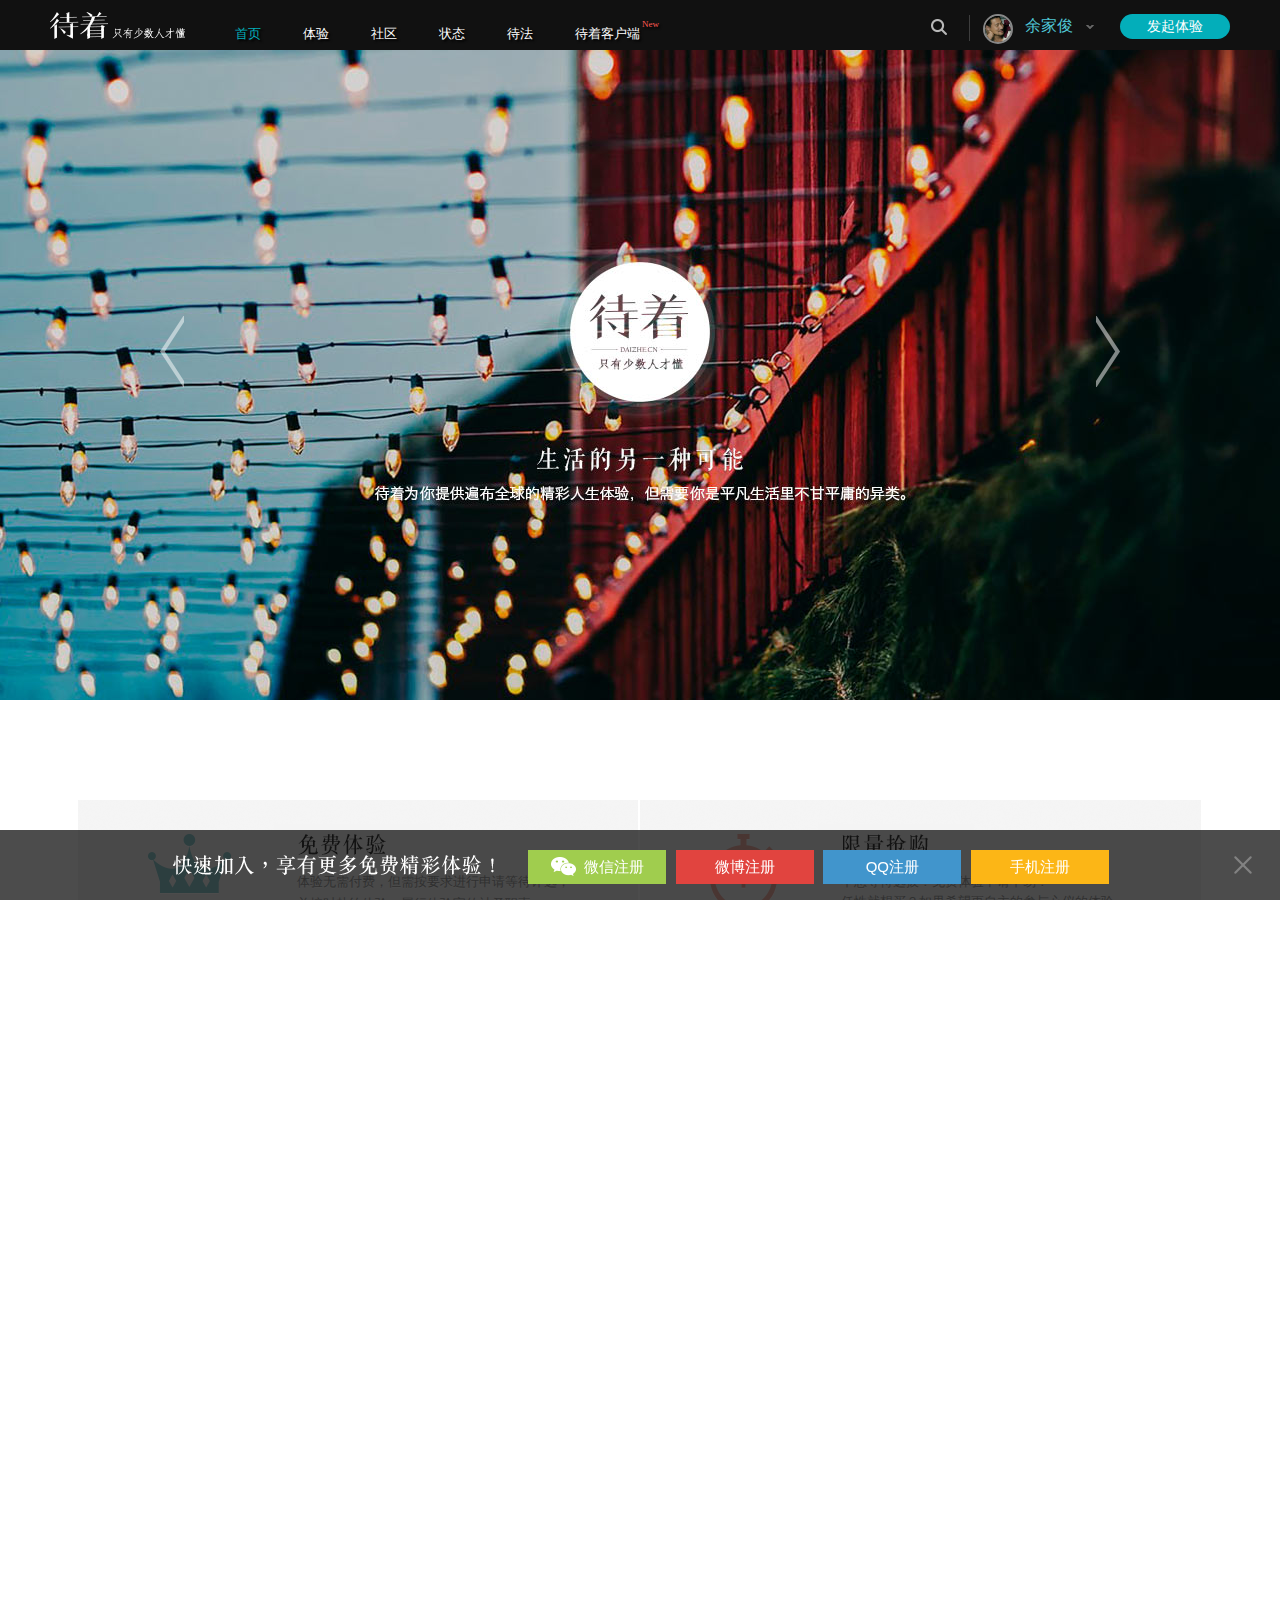
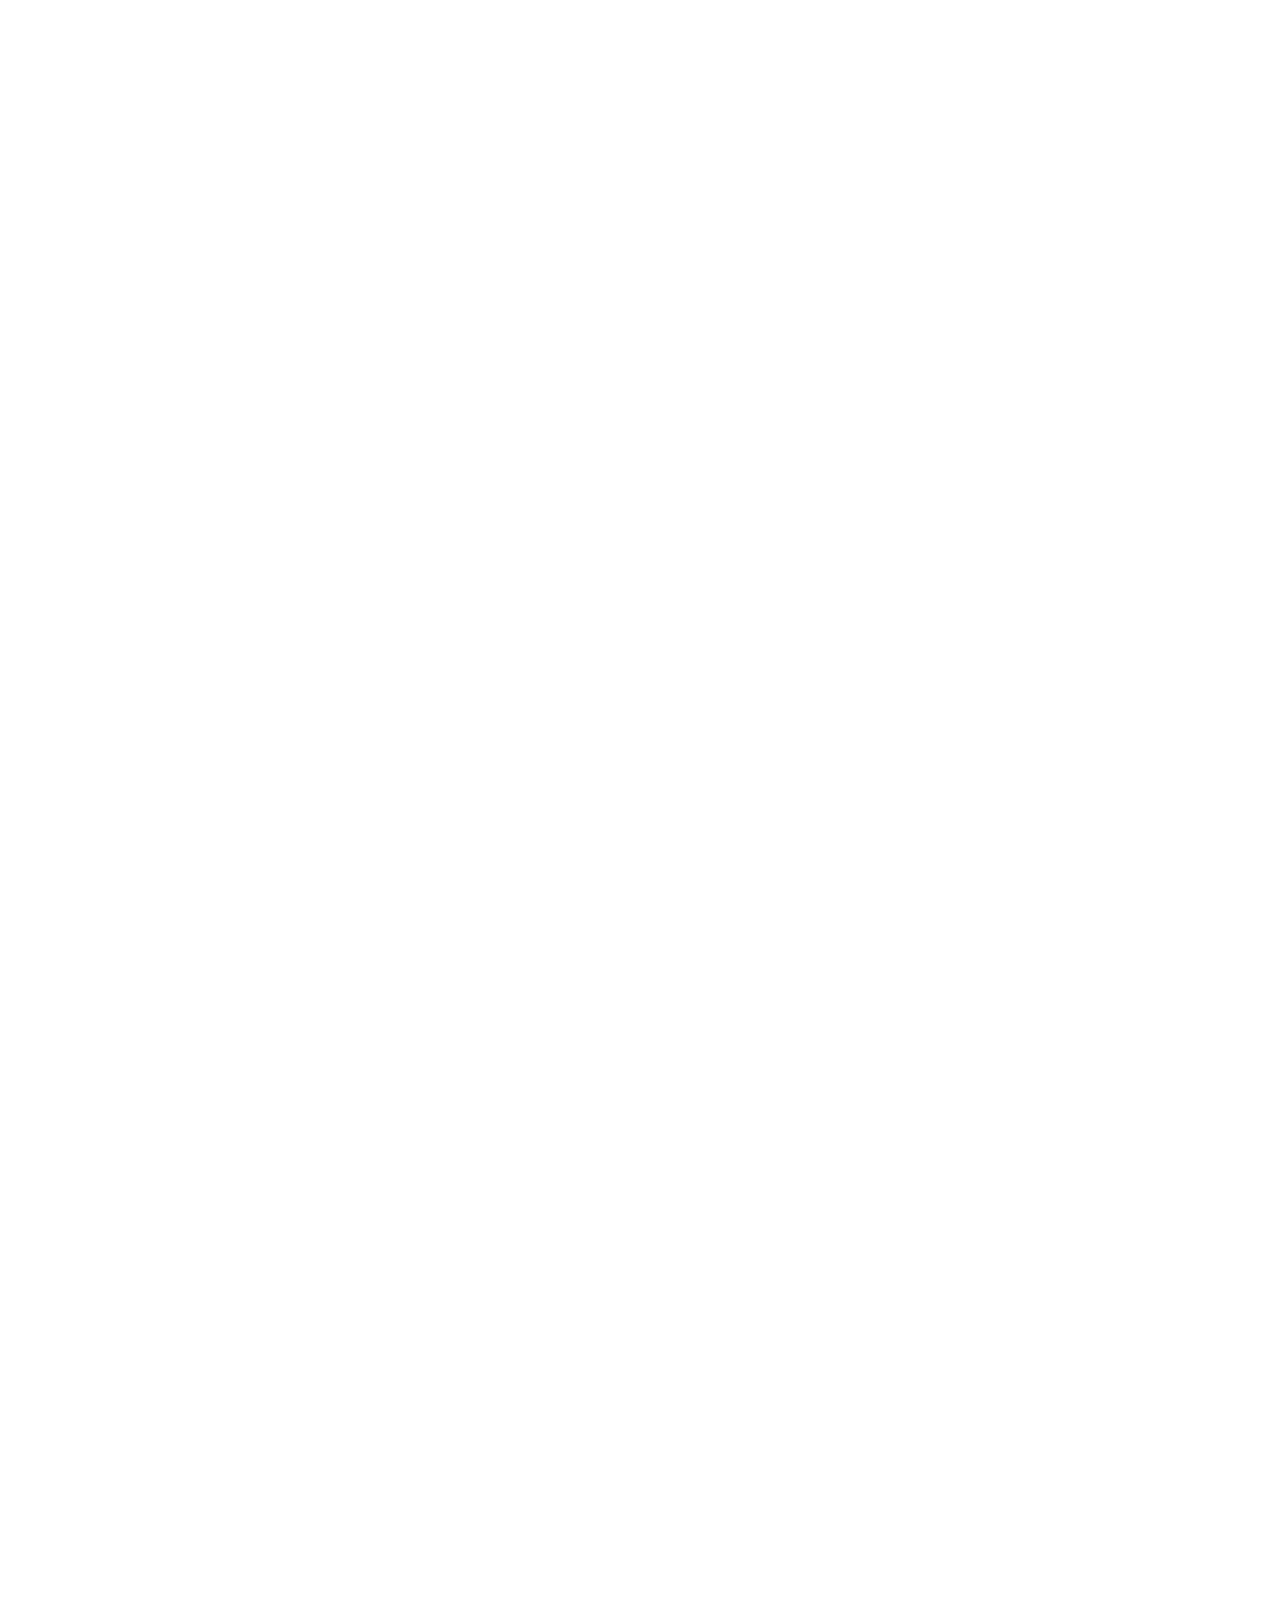
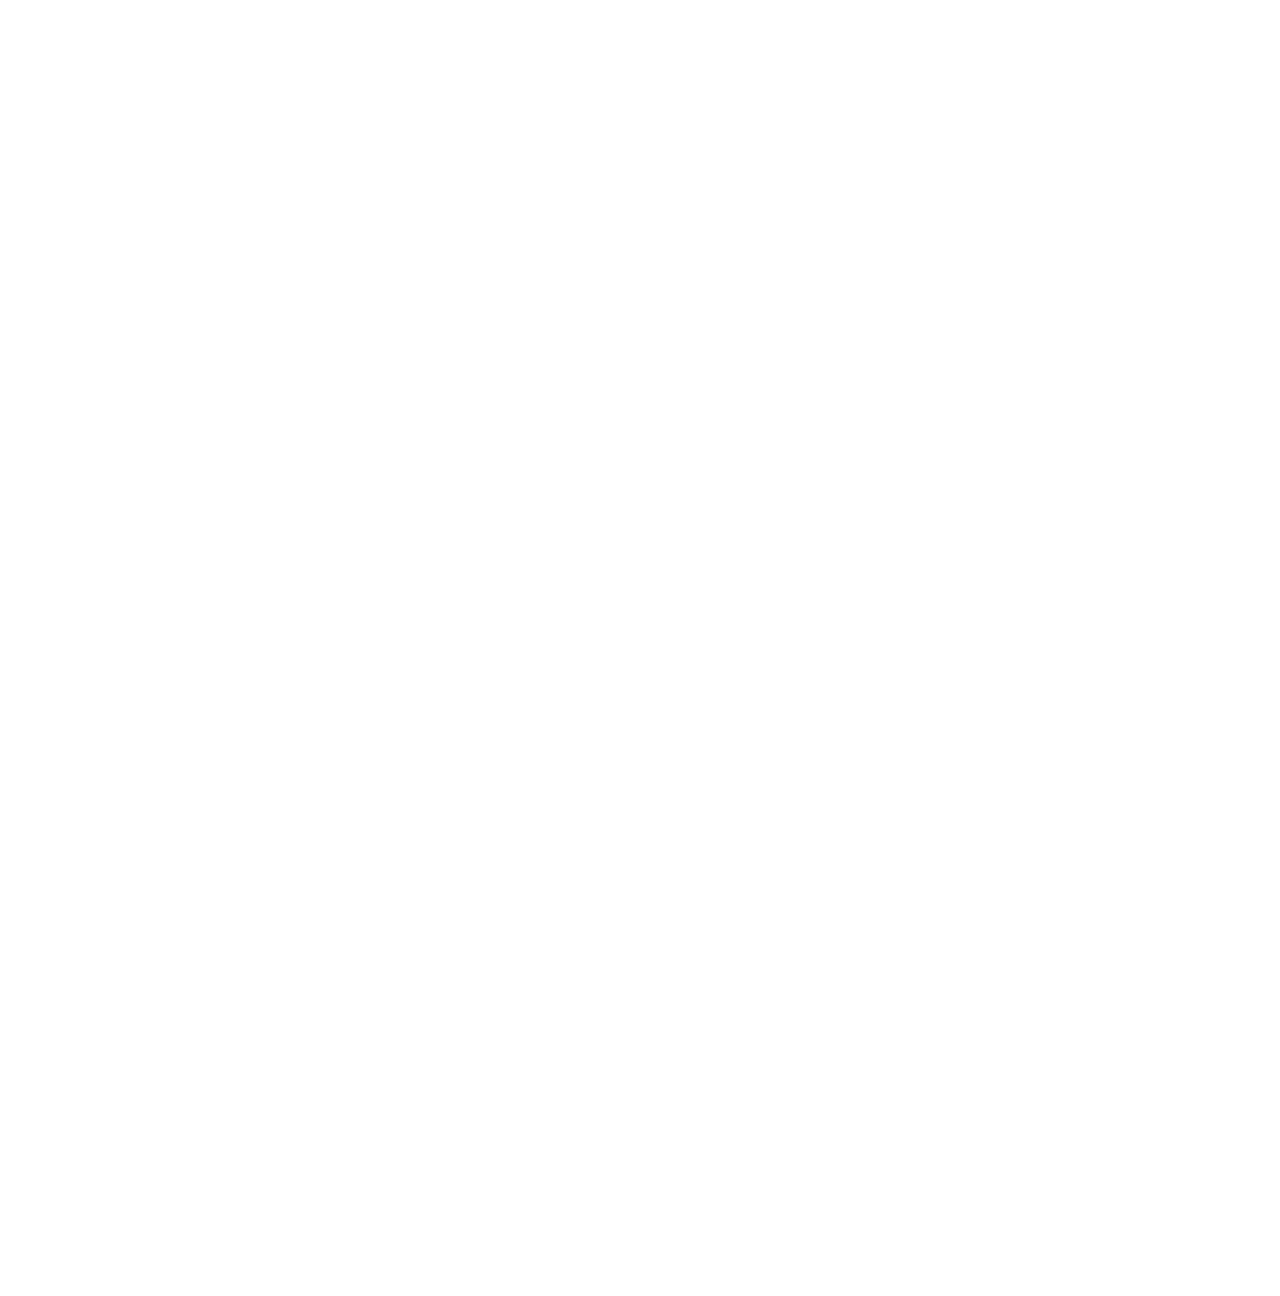
<file: index.html>
<!DOCTYPE html>
<html lang="en">
<head>
    <meta charset="UTF-8">
    <title>待着</title>
    <link rel="stylesheet" href="css/reset.css">
    <link rel="stylesheet" href="css/based.css" />
    <link rel="stylesheet/less" href="css/index.less">
    <script type="text/javascript" src="js/less.min.js"></script>
</head>
<body>
    <!--头部-->
    <div id="hd3">
        <div class="head clearfix">
            <div class="h_left">
                <a href="javascript:;">
                    <div class="newLogo"></div>
                </a>
                <ul class="nav">
                    <li class="btn_track">
                        <a href="index.html" class="on">首页</a>
                    </li>
                    <li class="btn_track">
                        <a href="html/experience.html">体验</a>
                    </li>
                    <li class="btn_track">
                        <a href="html/share.html">社区</a>
                    </li>
                    <li class="btn_track">
                        <a href="html/status.html">状态</a>
                    </li>
                    <li class="btn_track">
                        <a href="html/lifestyle.html">待法</a>
                    </li>
                    <li class="client">
                        <a href="javascript:;" >待着客户端
                        <span class="add_two_newnew">New</span>
                        </a>
                        <div class="nav_appDown clearfix">
                            <div class="nav_appbox">
                                <div class="nav_arrow"></div>
                                <div class="nav_contentbg"></div>
                            </div>
                            <div class="nav_content">
                                <div class="nav_appicon clearfix">
                                    <img src="img/nav_appicon.png"/>
                                    <P>
                                        做无用之事
                                        <br>
                                        享受无所事事的快乐
                                    </P>
                                </div>
                                <div class="nav_applink clearfix">
                                    <div class="link">
                                        <a href="#" style="padding: 0;">
                                            <img src="img/btn_appstore.png"/>
                                        </a>
                                        <a href="#" style="padding: 0;margin-top: 8px;">
                                            <img src="img/btn_appstore.png"/>
                                        </a>
                                    </div>
                                    <div class="qrcode">
                                        <img src="img/81897d03fc0a1bb99193fb65631068b8_5_1.png" style="width: 88px;height: 88px;"/>
                                        <p>扫码直接下载</p>
                                    </div>
                                </div>
                            </div>
                        </div>
                    </li>
                </ul>
            </div>
            <div class="search_box clearfix">
                <div class="search_frame fl">
                    <form action="/search" method="GET" onsubmit="return checkHeadSearch();">
                        <div class="search_frameLeft">
                            <input type="text" class="text sear" placeholder="Search" name="k" />
                        </div>
                        <input type="" class="searBtn" id="search_in">
                    </form>
                </div>
                <div class="user_box2 fl">
                    <span class="notlogin">
                        <a class="fl mod_login">登录</a>
                        <div class="search_line fl"></div>
                        <a class="fl mod_regis">注册</a>
                    </span>
                    <span class="islogin">
                        <div class="search_line fl"></div>
                        <img class="head_img" src="img/Vestman.png" alt="">
                        <span class="u_name">余家俊</span>
                        <i class="icon"></i>
                        <div class="hide_box">
                            <a href="html/user.html">
                                <i></i>
                                <em>个人主页</em>
                            </a>
                            <a href="html/message.html">
                                <i></i>
                                <em>消息中心</em>
                            </a>
                            <a href="javascript:;">
                                <i></i>
                                <em>我的体验</em>
                            </a>
                            <a href="html/profile.html">
                                <i></i>
                                <em>个人设置</em>
                            </a>
                            <a href="javascript:;">
                                <i></i>
                                <em>退出</em>
                            </a>
                        </div>
                    </span>
                    <a class="weilauch_exper launch_exper">发起体验</a>
                </div>
            </div>
        </div>
    </div>
    <!--轮播-->
    <div class="banner">
        <div class="banner-con">
            <div class="banner-item banner-item1 active"></div>
            <div class="banner-item banner-item2">
                <div class="cover"></div>
                <div class="w1124">
                    <h1>浪费这只此一次的人生</h1>
                    <p>总要给自己机会做点无用又有趣的事情。</p>
                    <p>一个下午，可以“偷闲”；一个假期，足以“慢旅”； 一种态度，即是“话题”。</p>
                    <a target="_blank" href="html/experience.html" class="index_aa">现在体验</a>
                </div>
            </div>
            <div class="banner-item banner-item3">
                <div class="cover"></div>
                <div class="w1124">
                    <h1>人够特别？事儿够特别？地方够特别？</h1>
                    <p>发起体验，选拔你钟意的体验官，面对面认识你或你的品牌，</p>
                    <p>TA还会给出最动人的“体验报告”！</p>
                    <a target="_blank" href="html/experience.html" class="index_aa">发起体验</a>
                </div>
            </div>
            <div class="banner-item banner-item4">
                <div class="cover"></div>
                <div class="w1124">
                    <h1>回顾过去一年，你有什么想说的？</h1>
                    <p>属于每个人的2015，转眼间就要画上句号了。 </p>
                    <p>辞旧迎新之际，在待着上写下“你的2015”吧。</p>
                    <a target="_blank" href="html/experience.html" class="index_aa">立即参与</a>
                </div>
            </div>
            <div class="banner-item banner-item5">
                <div class="cover"></div>
                <div class="w1124">
                    <h1>一周那么几天，走一站路回家</h1>
                    <p>走一站路回家，一路上有春雨浸润的土地，有赵大叔的煎饼摊子…</p>
                    <p>你可能得走40分钟，但是却格外轻松，听音乐，吹吹风，双脚走得发热。</p>
                    <p>没有人挤，不为赶时间，只和自己，走着。</p>
                    <a target="_blank" href="html/experience.html" class="index_aa">立即参与</a>
                </div>
            </div>
            <div class="banner-item banner-item6">
                <div class="cover"></div>
                <div class="w1124">
                    <h1>优美的高于生活——艺术节纪念T恤&帆布袋</h1>
                    <p>待着生活艺术节第一季的主题是：理想生活，而理想生活是优美的高于生活。</p>
                    <p>待着专门设计了一批T恤和帆布包，把藏在我们心底的信念，穿在身上，背在肩膀吧。</p>
                    <a target="_blank" href="html/experience.html" class="index_aa">查看详情</a>
                </div>
            </div>
        </div>
        <div class="banner-btn banner-next"></div>
        <div class="banner-btn banner-prev"></div>
    </div>
    <!--精彩体验-->
    <section class="index_part1">
        <div class="top_index">
            <div class="text1">
                体验无需付费，但需按要求进行申请等待评选，<br/>
                并按时赴约体验，履行体验官的神圣职责~<br/>
                <a href="http://www.daizhe.cn/intro/aboutexp/v/1?index#content1" target="_blank">为何免费体验？</a>
            </div>
            <div class="text2">
                不想等待选拔？免费体验申请不易？<br/>
                任性就想买？如果希望更自主的参与心仪的体验，<br/>
                留意限量抢购吧~
            </div>
        </div>
        <div class="index_title1">
            <h1></h1>
            <p>这儿没有一场说走就走的旅行，只有遍布全球的人生体验。</p>
        </div>
        <div class="experienceMain clearfix">
            <div class="experience exLeft">
                <div class="titPart clearfix">
                    <div class="titPart_left">
                        <h1></h1>
                        <br/>
                        “待”一阵儿
                    </div>
                    <div class="titPart_right">
                        <p>
                            这里不介绍别人口中著名的景点，<br>
                            这里的旅行只适合那些“不追逐，做自己”的人。
                        </p>
                        <a href="/experience/list/type/1?index" target="_blank" class="m_more">MORE</a>
                    </div>
                </div>
                <div class="imgPart clearfix">
                    <ul>
                        <li class="imgPart1">
                            <img src="img/imgs/20151204154726884_281_180.jpg">
                            <div class="cover"></div>
                            <div class="bomBg">
                                <p><a href="html/experience.html">体验绝美的太湖山水生活——太湖花床度假民宿</a></p>
                            </div>
                        </li>
                        <li class="imgPart2">
                            <img src="img/imgs/20150908151358779_281_180.jpg">
                            <div class="cover"></div>
                            <div class="bomBg">
                                <p><a href="html/experience.html">城市修行者之旅——青岛space，为觉醒而生</a></p>
                            </div>
                        </li>
                        <li class="imgPart3">
                            <img src="img/imgs/20150917184641711_281_180.jpg">
                            <div class="cover"></div>
                            <div class="bomBg">
                                <p><a href="html/experience.html">喜马拉雅边境探秘，触手可及的极地冰川之旅</a></p>
                            </div>
                        </li>
                        <li class="imgPart4">
                            <img src="img/imgs/20150731163656854_281_180.jpg">
                            <div class="cover"></div>
                            <div class="bomBg">
                                <p><a href="html/experience.html">山中不知年岁，城里才晓乡愁——杭州菩提谷</a></p>
                            </div>
                        </li>
                    </ul>
                </div>
            </div>
            <div class="experience exRight">
                <div class="bigImg">
                    <div class="neirong">
                        <h3>围炉夜话 尽享莫干——唯乐山居暖冬体验</h3>
                        <span class="people">37人申请</span>
                        <a target="_blank" href="html/experience.html" class="shen">立即申请</a>
                    </div>
                </div>
                <div class="imgPart clearfix">
                    <ul>
                        <li>
                            <img src="img/imgs/20150704133906400_281_180.jpg">
                            <div class="cover"></div>
                            <div class="bomBg">
                                <p><a href="html/experience.html">绝美景观的生态体验——离天最近的草原行宫</a></p>
                            </div>
                        </li>
                        <li>
                            <img src="img/imgs/20150518185548566_281_180.jpg">
                            <div class="cover"></div>
                            <div class="bomBg">
                                <p><a href="html/experience.html">洱海仍有一片静谧，让你以梦为桨</a></p>
                            </div>
                        </li>
                    </ul>
                </div>
            </div>
        </div>
    </section>
    <!--偷闲体验-->
    <section class="index_part2">
        <article>
            <div class="index_title2 clearfix manlv_tit">
                <div class="titmeng_left">
                    <h1></h1><br/>
                    “待”一会儿
                </div>
                <div class="titmeng_right">
                    <p>
                        在不同于往日的方寸“无用”之间，<br>
                        体会到生活原来还大有另一种可能。
                    </p>
                    <a href="html/experience.html" target="_blank" class="m_more">MORE</a>
                </div>
            </div>
            <div class="inSameUl clearfix">
                <ul>
                    <li>
                        <a href=""><img src="img/imgs/20150318190207250_362_232.jpg"/></a>
                        <p>
                            <a target="_blank" href="html/experience.html">体验待着小伙伴的一天——实地探访待着网</a>
                        </p>
                    </li>
                    <li>
                        <a href=""><img src="img/imgs/20150120132956568_362_232.jpg"/></a>
                        <p>
                            <a target="_blank" href="html/experience.html">待着·喝茶</a>
                        </p>
                    </li>
                    <li class="clemr">
                        <a href=""><img src="img/imgs/20151207185808415_362_232.jpg"/></a>
                        <p>
                            <a target="_blank" href="html/experience.html">优美的高于生活——艺术节纪念T恤&帆布袋</a>
                        </p>
                    </li>
                    <li>
                        <a href=""><img src="img/imgs/20151216101506188_362_232.jpg"/></a>
                        <p>
                            <a target="_blank" href="html/experience.html">待着·喝茶——平凡生活中的仪式感</a>
                        </p>
                    </li>
                    <li>
                        <a href=""><img src="img/imgs/20150508220643680_362_232.jpg"/></a>
                        <p>
                            <a target="_blank" href="html/experience.html">待着“同学会”</a>
                        </p>
                    </li>
                    <li class="clemr">
                        <a href=""><img src="img/imgs/20150522185226313_362_232.jpg"/></a>
                        <p>
                            <a target="_blank" href="html/experience.html">待着联手UBER广州，请你做一天哆啦A梦司机</a>
                        </p>
                    </li>
                </ul>
            </div>
        </article>
    </section>
    <!--践行体验-->
    <section class="index_part3">
        <article>
            <div class="index_title3 clearfix manlv_tit">
                <div class="titmeng_left">
                    <h1></h1><br/>
                    每一刻，都是待着
                </div>
                <div class="titmeng_right">
                    <p>
                        在这里发起你对待着式生活的倡议，<br/>
                        在这里，证明互联网也可以有温度。
                    </p>
                    <a href="html/experience.html" target="_blank" class="m_more">MORE</a>
                </div>
            </div>
            <div class="inSameUl clearfix">
                <ul>
                    <li>
                        <a href=""><img src="img/imgs/20151216154553310_362_232.jpg"/></a>
                        <p>
                            <a target="_blank" href="html/experience.html">回顾过去一年，你有什么想说的？</a>
                        </p>
                    </li>
                    <li>
                        <a href=""><img src="img/imgs/20151221183036165_362_232.jpg"/></a>
                        <p>
                            <a target="_blank" href="html/experience.html">【我要上封面】待着APP首屏，等你来占领！</a>
                        </p>
                    </li>
                    <li class="clemr">
                        <a href=""><img src="img/imgs/20151218140219887_362_232.jpg"/></a>
                        <p>
                            <a target="_blank" href="html/experience.html">我们的2015——晒出让你回忆时嘴角会上扬的时刻！</a>
                        </p>
                    </li>
                </ul>
            </div>
        </article>
    </section>
    <!--是否意犹未尽-->
    <section class="index_part5">
        <article>
            <div class="index_title5">
                <h1></h1>
                <p>找回待着的初心，只需动动手指。</p>
            </div>
            <div class="yiyouBox clearfix">
                <div class="yiyou_left">
                    <div class="cover"></div>
                    <a href="html/experience.html"><img src="img/imgs/like1_t.png"></a>
                </div>
                <div class="yiyou_right">
                    <div class="zhuangtai zhuangtai1">
                        <div class="cover"></div>
                        <a href="html/experience.html"><img src="img/imgs/like2_t.png"></a>
                    </div>
                    <div class="zhuangtai zhuangtai2">
                        <div class="cover"></div>
                        <a href="html/experience.html"><img src="img/imgs/like3_t.png"></a>
                    </div>
                </div>
            </div>
        </article>
    </section>
    <!--底部大图-->
    <section class="index_part6">
        <div class="faqiBg">
            <a href="javascript:;">发起体验</a>
        </div>
    </section>
    <!--底部-->
    <!--回到顶部-->
    <ul class="scoll">
        <li class="Provide"><a href="#"></a></li>
        <li class="Feedback"><a href="#"></a></li>
        <li class="backToTop"></li>
    </ul>
    <!--模态框部分-->
    <div class="loginpop_bottom_box">
        <div class="bomBox">
            <span class="foot_text"></span>
            <a href="html/register.html" class="a_style weixin">
                <i></i>
                微信注册
            </a>
            <a href="html/register.html" class="a_style weibo">
                <i></i>
                微博注册
            </a>
            <a href="html/register.html" class="a_style qq">
                <i></i>
                QQ注册
            </a>
            <a href="html/register.html" class="a_style zc">
                <i></i>
                手机注册
            </a>
        </div>
        <a href="javascript:;" class="close"></a>
    </div>
    <!--尾部-->
    <div id="ft">
        <ul>
            <li>
                <h5>
                    关于我们
                    <br>
                    <em>ABOUT　US</em>
                </h5>
                <p>
                    <a href="#">关于待着</a>
                </p>
                <p>
                    <a href="#">加入我们</a>
                </p>
                <p>
                    <a href="#">联系我们</a>
                </p>
                <p>
                    <a href="#">媒体报道</a>
                </p>
                <p>
                    <a href="#">商业合作</a>
                </p>
                <p>
                    <a href="#">Cooperation</a>
                </p>
            </li>
            <li>
                <h5>
                    帮助中心
                    <br>
                    <em>HELP</em>
                </h5>
                <p>
                    <a href="#">玩转待着</a>
                </p>
                <p>
                    <a href="#">建议反馈</a>
                </p>
                <p>
                    <a href="#">申请认证</a>
                </p>
            </li>
            <li>
                <h5>
                    关于体验
                    <br>
                    <em>EXPERIENCE</em>
                </h5>
                <p>
                    <a href="#">为何免费</a>
                </p>
                <p>
                    <a href="#">是否有黑幕</a>
                </p>
                <p>
                    <a href="#">何为体验官</a>
                </p>
                <p>
                    <a href="#">体验官如何产生</a>
                </p>
                <p>
                    <a href="#">商业合作</a>
                </p>
                <p>
                    <a href="#">活动视频</a>
                </p>
            </li>
            <li>
                <h5>
                    网站条款
                    <br>
                    <em>SITE TERMS</em>
                </h5>
                <p>
                    <a href="#">会员条款</a>
                </p>
                <p>
                    <a href="#">版权声明</a>
                </p>
            </li>
            <li class="last">
                <a href="#" class="sina">待着公众微博</a>
                <a href="#" class="weixin">待着公众微信</a>
                <img src="img/daizhe_code_n.png"/>
            </li>
        </ul>
        <p class="copyright">
            copyright 2014 daizhe.cn All right reserved
            <a href="#">京ICP备102157719号-5</a>
        </p>
    </div>
    <script src="js/jquery-1.11.3.js"></script>
    <script src="js/based.js"></script>
    <script src="js/index.js"></script>
</body>
</html>
</file>
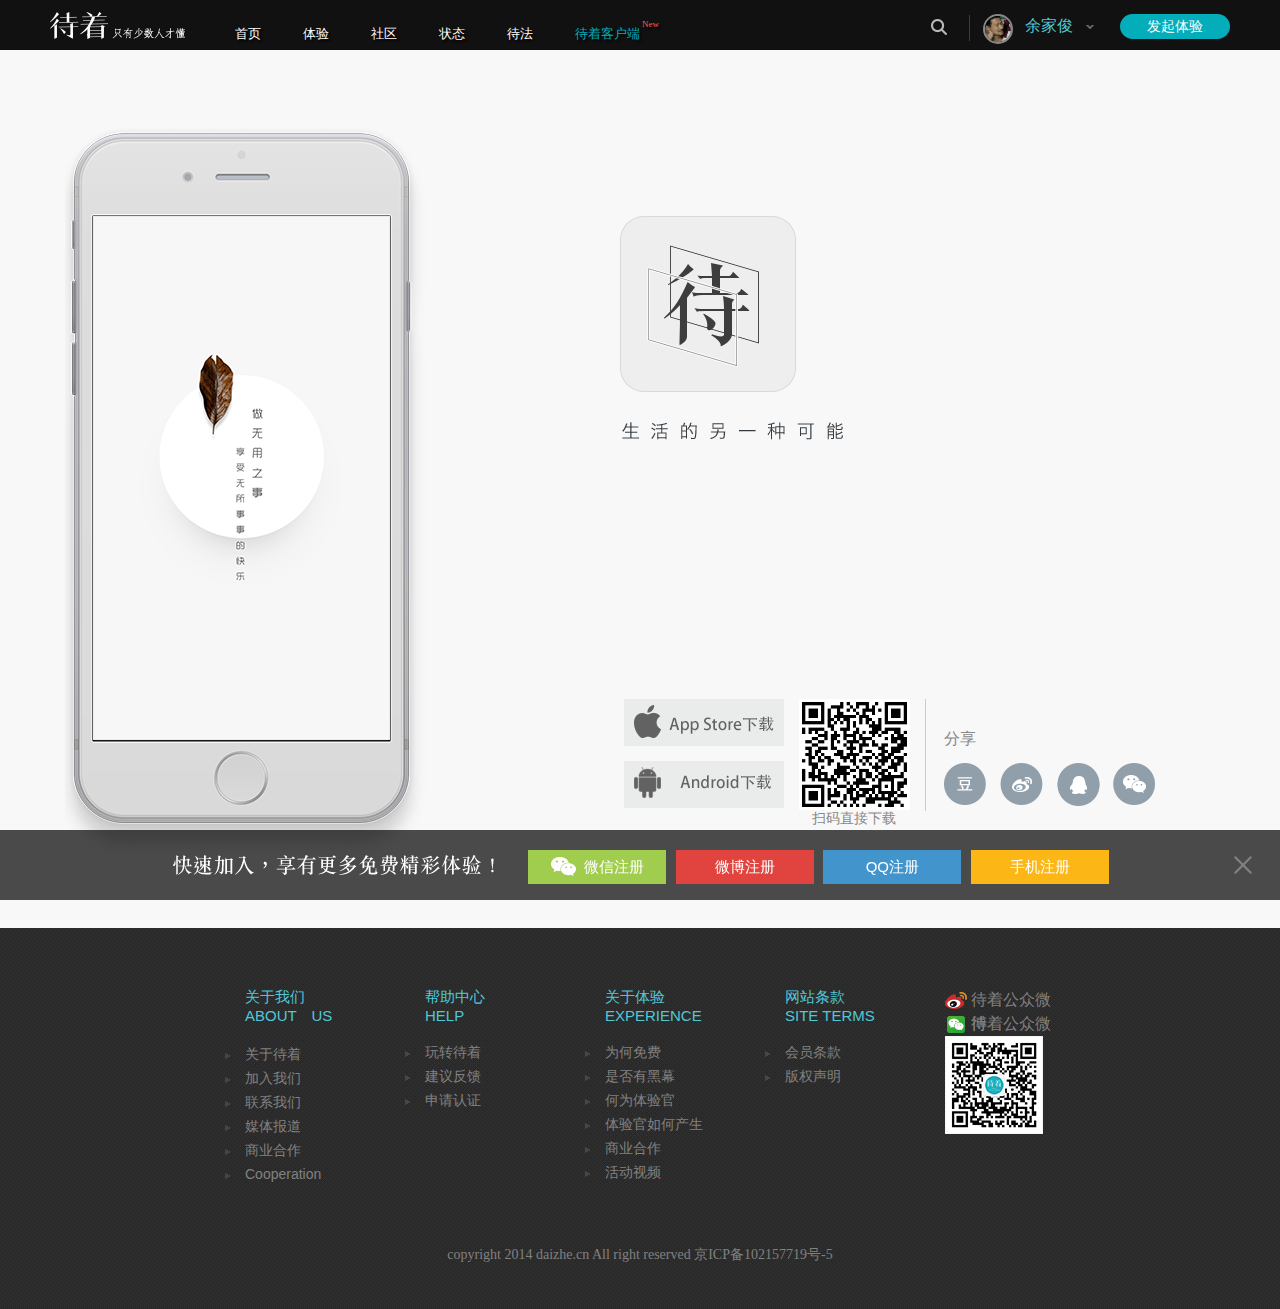
<file: html/app.html>
<!Doctype html>
<html>
    <head>
        <meta charset="utf-8">
        <title>待着app下载 - 待着，只有少数人才懂 - 待着网</title>
        <link  rel="stylesheet" href="../css/reset.css">
        <link rel="stylesheet" href="../css/based.css" />
        <link rel="stylesheet" href="../css/app.css">
        <script src="../js/jquery-1.11.3.js"></script>
        <script src="../js/based.js"></script>
    <head>
    <body>
        <!--头部-->
        <div id="hd3">
            <div class="head clearfix">
                <div class="h_left">
                    <a href="javascript:;">
                        <div class="newLogo"></div>
                    </a>
                    <ul class="nav">
                        <li class="btn_track">
                            <a href="../index.html">首页</a>
                        </li>
                        <li class="btn_track">
                            <a href="experience.html">体验</a>
                        </li>
                        <li class="btn_track">
                            <a href="share.html">社区</a>
                        </li>
                        <li class="btn_track">
                            <a href="status.html">状态</a>
                        </li>
                        <li class="btn_track">
                            <a href="lifestyle.html">待法</a>
                        </li>
                        <li class="client">
                            <a href="app.html" class="on" >待着客户端
                            <span class="add_two_newnew">New</span>
                            </a>
                            <div class="nav_appDown clearfix">
                                <div class="nav_appbox">
                                    <div class="nav_arrow"></div>
                                    <div class="nav_contentbg"></div>
                                </div>
                                <div class="nav_content">
                                    <div class="nav_appicon clearfix">
                                        <img src="../img/nav_appicon.png"/>
                                        <P>
                                            做无用之事
                                            <br>
                                            享受无所事事的快乐
                                        </P>
                                    </div>
                                    <div class="nav_applink clearfix">
                                        <div class="link">
                                            <a href="#" style="padding: 0;">
                                                <img src="../img/btn_appstore.png"/>
                                            </a>
                                            <a href="#" style="padding: 0;margin-top: 8px;">
                                                <img src="../img/btn_appstore.png"/>
                                            </a>
                                        </div>
                                        <div class="qrcode">
                                            <img src="../img/81897d03fc0a1bb99193fb65631068b8_5_1.png" style="width: 88px;height: 88px;"/>
                                            <p>扫码直接下载</p>
                                        </div>
                                    </div>
                                </div>
                            </div>
                        </li>
                    </ul>
                </div>
                <div class="search_box clearfix">
                    <div class="search_frame fl">
                        <form action="/search" method="GET" onsubmit="return checkHeadSearch();">
                            <div class="search_frameLeft">
                                <input type="text" class="text sear" placeholder="Search" name="k" />
                            </div>
                            <input type="" class="searBtn" id="search_in">
                        </form>
                    </div>
                    <div class="user_box2 fl">
                        <span class="notlogin">
                            <a href="login.html" class="fl mod_login">登录</a>
                            <div class="search_line fl"></div>
                            <a href="register.html" class="fl mod_regis">注册</a>
                        </span>
                        <span class="islogin">
                            <div class="search_line fl"></div>
                            <img class="head_img" src="../img/Vestman.png" alt="">
                            <span class="u_name">余家俊</span>
                            <i class="icon"></i>
                            <div class="hide_box">
                                <a href="user.html">
                                    <i></i>
                                    <em>个人主页</em>
                                </a>
                                <a href="message.html">
                                    <i></i>
                                    <em>消息中心</em>
                                </a>
                                <a href="#">
                                    <i></i>
                                    <em>我的体验</em>
                                </a>
                                <a href="profile.html">
                                    <i></i>
                                    <em>个人设置</em>
                                </a>
                                <a class="unlogin" href="javascript:;">
                                    <i></i>
                                    <em>退出</em>
                                </a>
                            </div>
                        </span>
                        <a class="weilauch_exper launch_exper">发起体验</a>
                    </div>
                </div>
            </div>
        </div>
        <section class="w1150">
            <div class="appDown">
                <div class="appDown-info">
                    <div class="fl left_down">
                        <div class="r1">
                            <a href="javascript:;">
                                <img src="../img/btn_appstore2.png" alt="">
                            </a>
                            <a href="javascript:;">
                                <img src="../img/btn_android2.png" alt="">
                            </a>
                        </div>
                        <div class="r2">
                            <span>
                                <img src="../img/70aff9e6c94d4f234939d18c6b417062_5_1.png" alt="">
                                扫码直接下载
                            </span>
                        </div>
                    </div>
                    <div class="fl right_down">
                        <p>分享</p>
                        <a href="javascript:;"></a>
                        <a href="javascript:;"></a>
                        <a href="javascript:;"></a>
                        <a href="javascript:;"></a>
                    </div>
                </div>
            </div>
        </section>
        <script>
            var rightDown = document.getElementsByClassName('right_down')[0],
                a = rightDown.getElementsByTagName('a');
            console.log(a);
            [].forEach.call(a,function(e){
                e.onmouseenter = function(){
                    this.style.backgroundPositionY = '-46px';
                }
                e.onmouseleave = function(){
                    this.style.backgroundPositionY = '0';
                }
            })
        </script>
        <!--回到顶部-->
        <ul class="scoll">
            <li class="Provide"><a href="#"></a></li>
            <li class="Feedback"><a href="#"></a></li>
            <li class="backToTop"></li>
        </ul>
        <!--模态框部分-->
        <div class="loginpop_bottom_box">
            <div class="bomBox">
                <span class="foot_text"></span>
                <a href="#" class="a_style weixin">
                    <i></i>
                    微信注册
                </a>
                <a href="#" class="a_style weibo">
                    <i></i>
                    微博注册
                </a>
                <a href="#" class="a_style qq">
                    <i></i>
                    QQ注册
                </a>
                <a href="#" class="a_style zc">
                    <i></i>
                    手机注册
                </a>
            </div>
            <a href="javascript:;" class="close"></a>
        </div>
        <!--尾部-->
        <div id="ft">
            <ul>
                <li>
                    <h5>
                        关于我们
                        <br>
                        <em>ABOUT　US</em>
                    </h5>
                    <p>
                        <a href="#">关于待着</a>
                    </p>
                    <p>
                        <a href="#">加入我们</a>
                    </p>
                    <p>
                        <a href="#">联系我们</a>
                    </p>
                    <p>
                        <a href="#">媒体报道</a>
                    </p>
                    <p>
                        <a href="#">商业合作</a>
                    </p>
                    <p>
                        <a href="#">Cooperation</a>
                    </p>
                </li>
                <li>
                    <h5>
                        帮助中心
                        <br>
                        <em>HELP</em>
                    </h5>
                    <p>
                        <a href="#">玩转待着</a>
                    </p>
                    <p>
                        <a href="#">建议反馈</a>
                    </p>
                    <p>
                        <a href="#">申请认证</a>
                    </p>
                </li>
                <li>
                    <h5>
                        关于体验
                        <br>
                        <em>EXPERIENCE</em>
                    </h5>
                    <p>
                        <a href="#">为何免费</a>
                    </p>
                    <p>
                        <a href="#">是否有黑幕</a>
                    </p>
                    <p>
                        <a href="#">何为体验官</a>
                    </p>
                    <p>
                        <a href="#">体验官如何产生</a>
                    </p>
                    <p>
                        <a href="#">商业合作</a>
                    </p>
                    <p>
                        <a href="#">活动视频</a>
                    </p>
                </li>
                <li>
                    <h5>
                        网站条款
                        <br>
                        <em>SITE TERMS</em>
                    </h5>
                    <p>
                        <a href="#">会员条款</a>
                    </p>
                    <p>
                        <a href="#">版权声明</a>
                    </p>
                </li>
                <li class="last">
                    <a href="#" class="sina">待着公众微博</a>
                    <a href="#" class="weixin">待着公众微信</a>
                    <img src="../img/daizhe_code_n.png"/>
                </li>
            </ul>
            <p class="copyright">
                copyright 2014 daizhe.cn All right reserved
                <a href="#">京ICP备102157719号-5</a>
            </p>
        </div>
    </body>
<html>
</file>
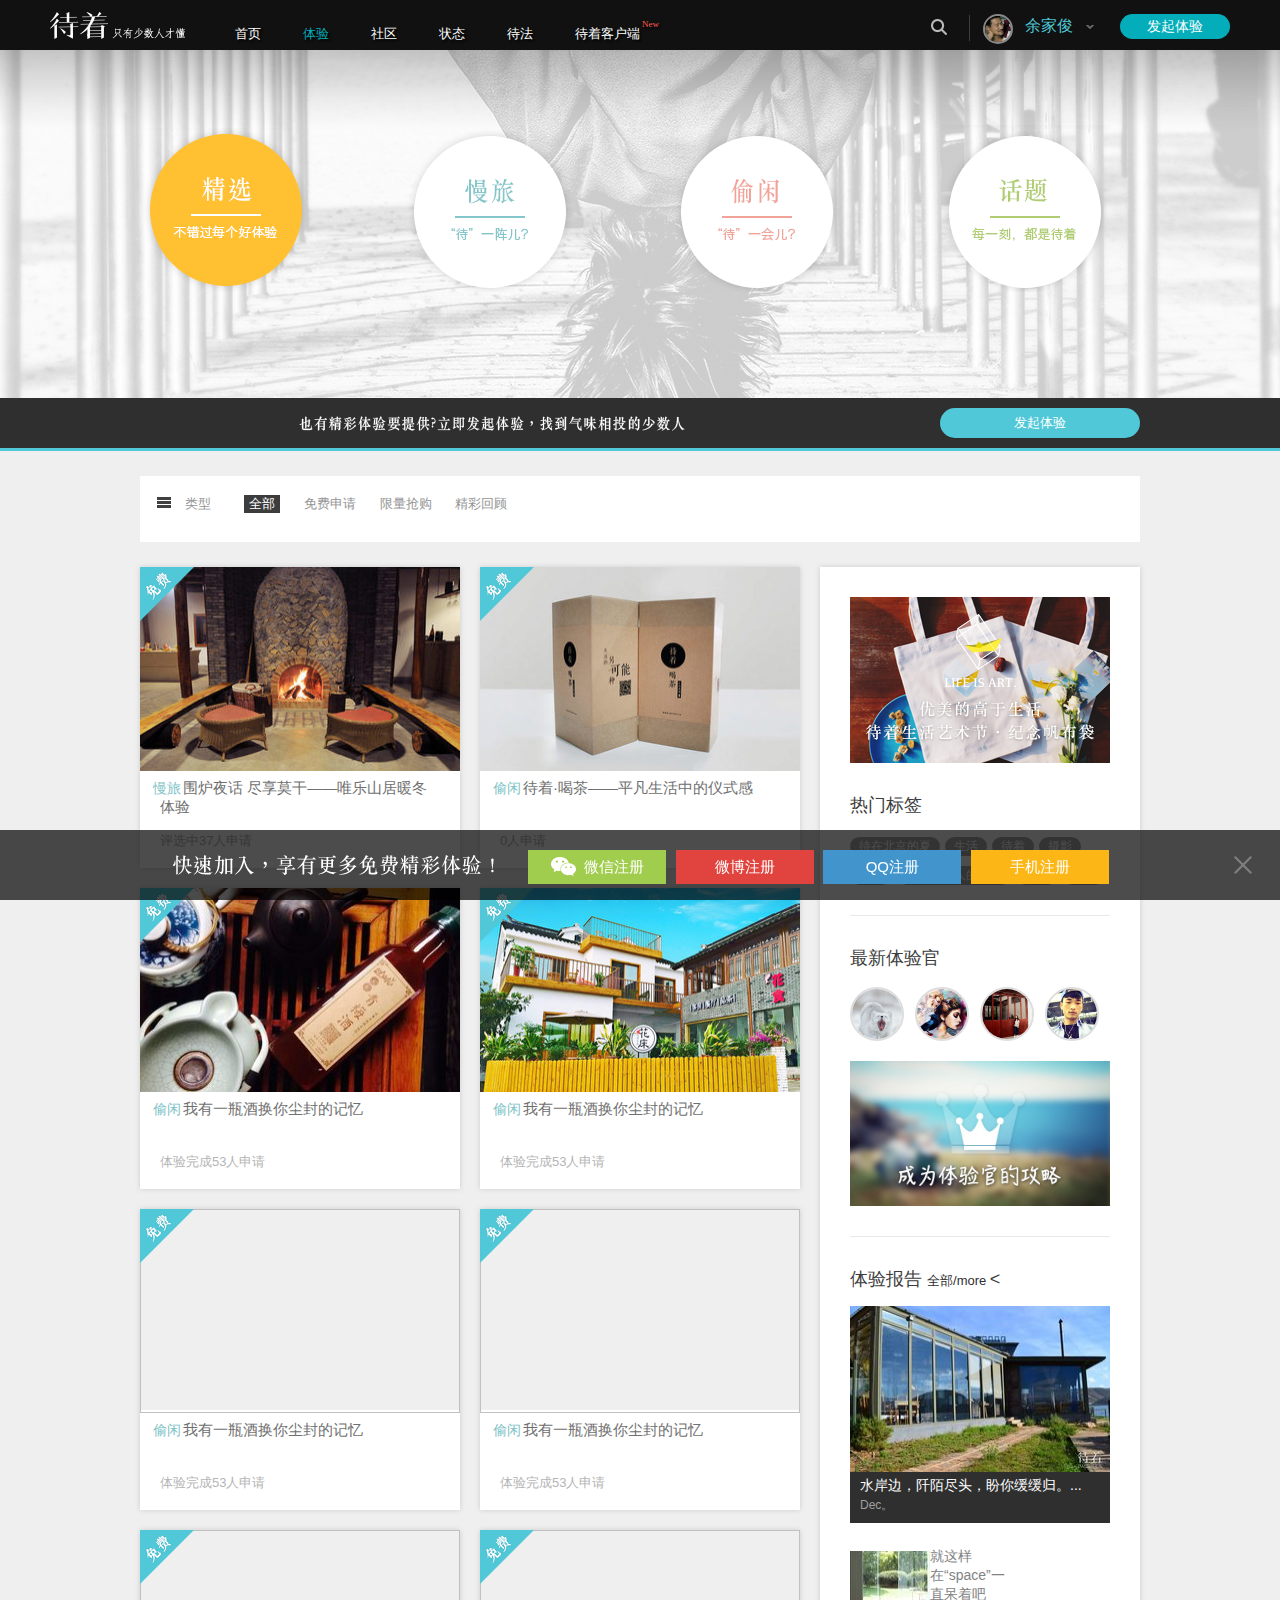
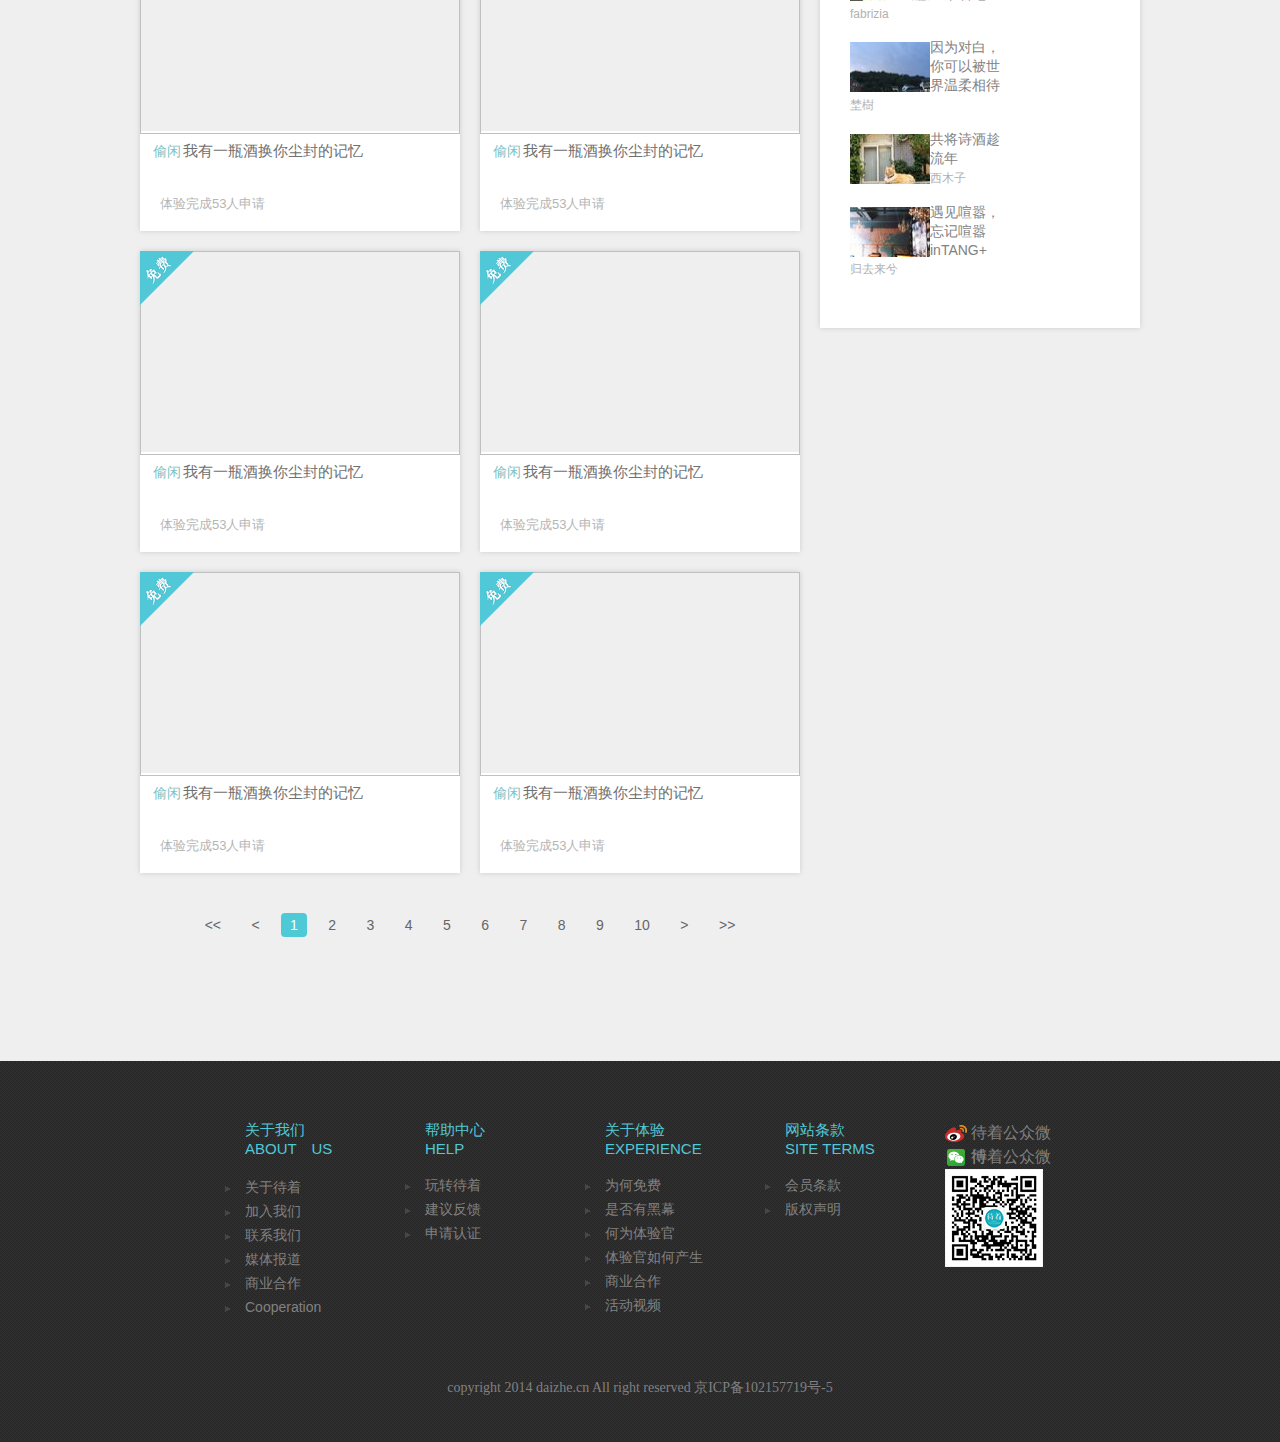
<file: html/experience.html>
<!DOCTYPE html>
<html>
	<head>
		<meta charset="utf-8" />
		<title></title>
		<link rel="stylesheet" href="../css/reset.css" />
		<link rel="stylesheet" href="../css/based.css" />
		<link rel="stylesheet" href="../less/experience.css" type="text/css"/>
	</head>
	<body>
		<!--头部-->
		<div id="hd3">
			<div class="head clearfix">
				<div class="h_left">
					<a href="javascript:;">
						<div class="newLogo"></div>
					</a>
					<ul class="nav">
						<li class="btn_track">
							<a href="../index.html">首页</a>
						</li>
						<li class="btn_track">
							<a href="experience.html" class="on">体验</a>
						</li>
						<li class="btn_track">
							<a href="share.html">社区</a>
						</li>
						<li class="btn_track">
							<a href="status.html">状态</a>
						</li>
						<li class="btn_track">
							<a href="lifestyle.html">待法</a>
						</li>
						<li class="client">
							<a href="app.html">待着客户端
							<span class="add_two_newnew">New</span>
							</a>
							<div class="nav_appDown clearfix">
								<div class="nav_appbox">
									<div class="nav_arrow"></div>
									<div class="nav_contentbg"></div>
								</div>
								<div class="nav_content">
									<div class="nav_appicon clearfix">
										<img src="../img/nav_appicon.png"/>
										<P>
											做无用之事
											<br>
											享受无所事事的快乐
										</P>
									</div>
									<div class="nav_applink clearfix">
										<div class="link">
											<a href="#" style="padding: 0;">
												<img src="../img/btn_appstore.png"/>
											</a>
											<a href="#" style="padding: 0;margin-top: 8px;">
												<img src="../img/btn_appstore.png"/>
											</a>
										</div>
										<div class="qrcode">
											<img src="../img/81897d03fc0a1bb99193fb65631068b8_5_1.png" style="width: 88px;height: 88px;"/>
											<p>扫码直接下载</p>
										</div>
									</div>
								</div>
							</div>
						</li>
					</ul>
				</div>
				<div class="search_box clearfix">
					<div class="search_frame fl">
						<form action="/search" method="GET" onsubmit="return checkHeadSearch();">
							<div class="search_frameLeft">
								<input type="text" class="text sear" placeholder="Search" name="k" />
							</div>
							<input type="" class="searBtn" id="search_in">
						</form>
					</div>
					<div class="user_box2 fl">
						<span class="notlogin">
							<a class="fl mod_login">登录</a>
							<div class="search_line fl"></div>
							<a class="fl mod_regis">注册</a>
						</span>
						<span class="islogin">
							<div class="search_line fl"></div>
							<img class="head_img" src="../img/Vestman.png" alt="">
							<span class="u_name">余家俊</span>
							<i class="icon"></i>
							<div class="hide_box">
								<a href="user.html">
									<i></i>
									<em>个人主页</em>
								</a>
								<a href="message.html">
									<i></i>
									<em>消息中心</em>
								</a>
								<a href="#">
									<i></i>
									<em>我的体验</em>
								</a>
								<a href="profile.html">
									<i></i>
									<em>个人设置</em>
								</a>
								<a class="unlogin" href="javascript:;">
									<i></i>
									<em>退出</em>
								</a>
							</div>
						</span>
						<a class="weilauch_exper launch_exper">发起体验</a>
					</div>
				</div>
			</div>
		</div>
		<section class="bodyBg">
			<div class="topBanner">
				<div class="clear"></div>
				<div class="w1000">
					<div class="topNavList clear">
						<a href="#" class="item1"></a>
						<a href="#" class="item2 item"></a>
						<a href="#" class="item3 item"></a>
						<a href="#" class="item4 mrNo item"></a>
					</div>
				</div>
			</div>
			<div class="bannerBom">
				<div class="w1000 clearfix">
					<div class="bom-left fl"></div>
					<a href="#" class="fr right-putbtn" style="display: inline-block;position: relative;left:140px">发起体验</a>
				</div>
				
			</div>
			<div class="all-areaBox">
				<div class="areaBox-city">
					<span class="sm_tit">
						<i class="icon2"></i>
						类型
					</span>
					<a href="#" class="cur">全部</a>
					<a href="#">免费申请</a>
					<a href="#">限量抢购</a>
					<a href="#">精彩回顾</a>
				</div>
			</div>
			<a id="AnchorBanner"></a>
			<article class="w1000">
				<div class="listBox clear clearfix">
					<div class="leftSelected fl">
						<ul class="clear clearfix allList" id="listLoopArea">
							
							
						</ul>
						<div id="load_more">
							<div id="yw0" class="pages">
								<a  >&lt;&lt;</a>
								<a >&lt;</a>
								<a  class="on">1</a>
								<a >2</a>
								<a >3</a>
								<a >4</a>
								<a >5</a>
								<a >6</a>
								<a >7</a>
								<a >8</a>
								<a >9</a>
								<a >10</a>
								<a >&gt;</a>
								<a >&gt;&gt;</a>
							</div>
						</div>
					</div>
					<div class="fr rightSelected borStyle" style="float:right">
						<div style="margin-bottom:30px">
							<a href="#">
								<img src="../img/image/life_art.jpg" width="260" border="0" />
							</a>
						</div>
						<div class="newUser">
							<h1>热门标签</h1>
							<div class="status-hottag clear clearfix" style="margin-bottom:-10px;width: 108%;">
								<a href="#">待在北京的夏</a>
								<a href="#">生活</a>
								<a href="#">待着</a>
								<a href="#">摄影</a>
								<a href="#">爱情</a>
								<a href="#">体验陌生人的一天</a>
								<a href="#">读书</a>
								<a href="#">旅行</a>
							</div>
						</div>
						<div class="lineMargin"></div>
						<div class="experice-officer">
							<h1>最新体验官</h1>
							<ul class="officeList clear clearfix">
								<li class="clear">
									<div class="commFlaotImg">
										<a href="" class="fl ib_hover">
											<img src="../img/image/up69629791-3.jpg" alt="" class="headImg" />
										</a>
									</div>
									<div class="model_imgFloat">
										<span class="f_san"></span>
										<h4>
											<a href="#" class="name">躁动的卡农</a>
											<a class="model_title model_t2 communityTitle" href="#">
												<i class="showName" style="display: none;">
													<span class="name">第20、982、1003期体验官</span>
													<span class="g_san"></span>
												</i>
											</a>
										</h4>
										<p>醒时对人笑，梦中全忘掉</p>
									</div>
								</li>
								<li class="clear clemr">
									<div class="commFlaotImg">
										<a href="" class="fl ib_hover">
											<img src="../img/image/100.jpg" alt="" class="headImg" />
										</a>
									</div>
									<div class="model_imgFloat">
										<span class="f_san"></span>
										<h4>
											<a href="#" class="name">Joy1929</a>
											<a class="model_title model_t2 communityTitle" href="#">
												<i class="showName" style="display: none;">
													<span class="name">第31、124、1003期体验官</span>
													<span class="g_san"></span>
												</i>
											</a>
										</h4>
										<p>找一个地方,静静的放空</p>
									</div>
								</li>
								<li class="clear">
									<div class="commFlaotImg">
										<a href="" class="fl ib_hover">
											<img src="../img/image/20151121225356875_100_100.png" alt="" class="headImg" />
										</a>
									</div>
									<div class="model_imgFloat">
										<span class="f_san"></span>
										<h4>
											<a href="#" class="name">柳泗水</a>
											<a class="model_title model_t2 communityTitle" href="#">
												<i class="showName" style="display: none;">
													<span class="name">第419、734、1003期体验官</span>
													<span class="g_san"></span>
												</i>
											</a>
										</h4>
										<p>好的坏的都是风景</p>
									</div>
								</li>
								<li class="clear clemr">
									<div class="commFlaotImg">
										<a href="" class="fl ib_hover">
											<img src="../img/image/1.jpg" alt="" class="headImg" />
										</a>
									</div>
									<div class="model_imgFloat">
										<span class="f_san"></span>
										<h4>
											<a href="#" class="name">爱喝百事的B哥</a>
											<a class="model_title model_t2 communityTitle" href="#">
												<i class="showName" style="display: none;">
													<span class="name">第1003期体验官</span>
													<span class="g_san"></span>
												</i>
											</a>
										</h4>
										<p>你是谁的新欢和旧爱</p>
									</div>
								</li>
							</ul>
						</div>
						<div style="margin-bottom: 20px;">
							<a href="#">
								<img src="../img/image/20150520194945467.jpg" alt="" width="260" border="0" />
							</a>
						</div>
						<div class="lineMargin"></div>
						<div class="expericenceReport">
							<h4>
								体验报告
								<a class="fr more_more" href="#">
									全部/more
								</a><
							</h4>
							<div class="model_sp">
								<a href="#">
									<img src="../img/image/t_img.jpg" alt="" class="t_img" />
								</a>
								<div class="model_tx">
									<a href="#" class="tx_pp">水岸边，阡陌尽头，盼你缓缓归。...</a>
									<br>
									<a href="#" class="tx_name">Dec。</a>
								</div>
							</div>
							<ul class="reportList">
								<li class="clear clearfix">
									<a href="#">
										<img src="../img/image/beautifulView.jpg" alt="" class="fl sm_pic"/>
									</a>
									<div class="fr right_text">
										<a href="#">就这样在“space”一直呆着吧</a>
										<br>
										<a href="#" class="r_name">fabrizia</a>
									</div>
								</li>
								<li class="clear clemr clearfix">
									<a href="#">
										<img src="../img/image/mountain.jpg" alt="" class="fl sm_pic"/>
									</a>
									<div class="fr right_text">
										<a href="#">因为对白，你可以被世界温柔相待</a>
										<br>
										<a href="#" class="r_name">埜樹</a>
									</div>
								</li>
								<li class="clear clearfix">
									<a href="#">
										<img src="../img/image/shijiu.jpg" alt=""  class="fl sm_pic"/>
									</a>
									<div class="fr right_text">
										<a href="#">共将诗酒趁流年</a>
										<br>
										<a href="#" class="r_name">西木子</a>
									</div>
								</li>
								<li class="clear clearfix">
									<a href="#">
										<img src="../img/image/hua.jpg" alt=""  class="fl sm_pic"/>
									</a>
									<div class="fr right_text">
										<a href="#">遇见喧嚣，忘记喧嚣  inTANG+</a>
										<br>
										<a href="#" class="r_name">归去来兮</a>
									</div>
								</li>
							</ul>
						</div>
					</div>
				</div>
			</article>
		</section>
		
		<div class="floatNav" id="AnchorBar">
			<div class="listNavStyle">
				<div class="w1000">
					<div class="clear">
						<div class="fl listNavStyle_a">
							<a href="#" class="first cur"></a>
							<a href="#" class="second "></a>
							<a href="#" class="third"></a>
							<a href="#" class="fourth"></a>
						</div>
						<a href="#" class="fr right-putbtn" id="btn-supplybar">发起</a>
					</div>
				</div>
			</div>
		</div>
		<div id="common_ajax_loading" >
			<img src="../img/image/ajax_loading_def.gif">
		</div>
		<div id="common_ajax_mask"></div>
		<!--回到顶部-->
		<ul class="scoll">
			<li class="Provide"><a href="#"></a></li>
			<li class="Feedback"><a href="#"></a></li>
			<li class="backToTop"></li>
		</ul>
		<!--模态框部分-->
		<div class="loginpop_bottom_box">
			<div class="bomBox">
				<span class="foot_text"></span>
				<a href="#" class="a_style weixin">
					<i></i>
					微信注册
				</a>
				<a href="#" class="a_style weibo">
					<i></i>
					微博注册
				</a>
				<a href="#" class="a_style qq">
					<i></i>
					QQ注册
				</a>
				<a href="#" class="a_style zc">
					<i></i>
					手机注册
				</a>
			</div>
			<a href="javascript:;" class="close"></a>
		</div>
		<!--尾部-->
		<div id="ft">
			<ul>
				<li>
					<h5>
						关于我们
						<br>
						<em>ABOUT　US</em>
					</h5>
					<p>
						<a href="#">关于待着</a>
					</p>
					<p>
						<a href="#">加入我们</a>
					</p>
					<p>
						<a href="#">联系我们</a>
					</p>
					<p>
						<a href="#">媒体报道</a>
					</p>
					<p>
						<a href="#">商业合作</a>
					</p>
					<p>
						<a href="#">Cooperation</a>
					</p>
				</li>
				<li>
					<h5>
						帮助中心
						<br>
						<em>HELP</em>
					</h5>
					<p>
						<a href="#">玩转待着</a>
					</p>
					<p>
						<a href="#">建议反馈</a>
					</p>
					<p>
						<a href="#">申请认证</a>
					</p>
				</li>
				<li>
					<h5>
						关于体验
						<br>
						<em>EXPERIENCE</em>
					</h5>
					<p>
						<a href="#">为何免费</a>
					</p>
					<p>
						<a href="#">是否有黑幕</a>
					</p>
					<p>
						<a href="#">何为体验官</a>
					</p>
					<p>
						<a href="#">体验官如何产生</a>
					</p>
					<p>
						<a href="#">商业合作</a>
					</p>
					<p>
						<a href="#">活动视频</a>
					</p>
				</li>
				<li>
					<h5>
						网站条款
						<br>
						<em>SITE TERMS</em>
					</h5>
					<p>
						<a href="#">会员条款</a>
					</p>
					<p>
						<a href="#">版权声明</a>
					</p>
				</li>
				<li class="last">
					<a href="#" class="sina">待着公众微博</a>
					<a href="#" class="weixin">待着公众微信</a>
					<img src="../img/daizhe_code_n.png"/>
				</li>
			</ul>
			<p class="copyright">
				copyright 2014 daizhe.cn All right reserved
				<a href="#">京ICP备102157719号-5</a>
			</p>
		</div>
		<script type="text/javascript" src="../js/jquery-1.11.3.js" ></script>
		<script src="../js/based.js"></script>
		<script src="../js/lazyload.js" type="text/javascript"></script>
		<script type="text/javascript" src="../js/json2.js" ></script>
		<script type="text/javascript" src="../js/experience.js" ></script>
		
	</body>
</html>
</file>
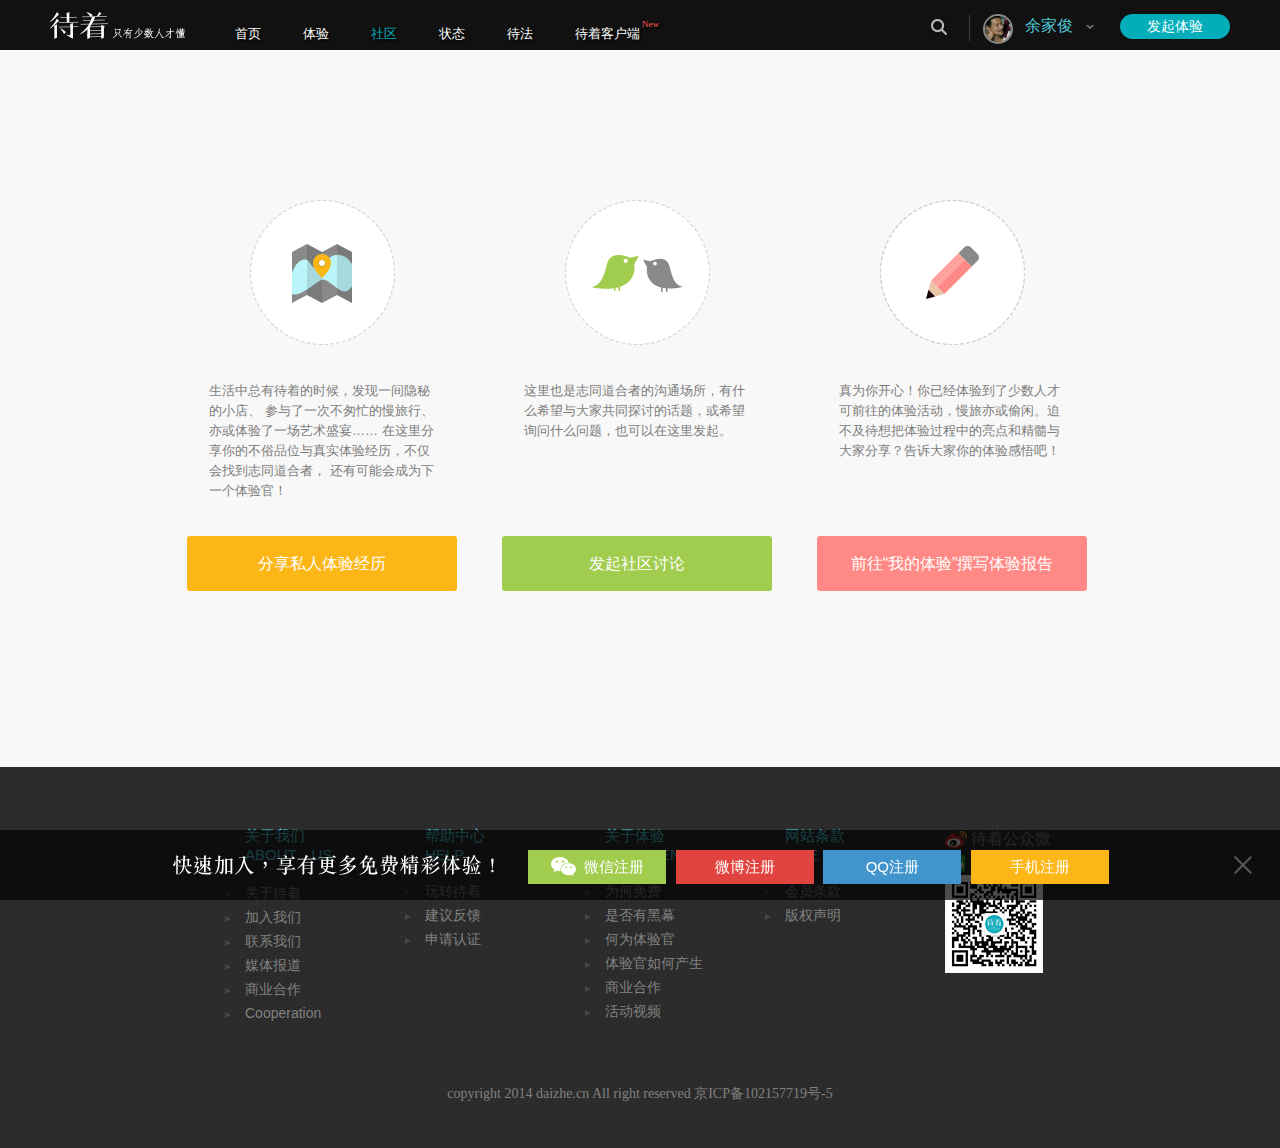
<file: html/fabu.html>
<!DOCTYPE html>
<html>
	<head>
		<meta charset="UTF-8">
		<link rel="stylesheet" href="../css/reset.css" />
		<link rel="stylesheet" href="../css/share.css" />
		<link rel="stylesheet" href="../css/based.css" />
		<title>发布新帖</title>
	</head>
	<body>
		<!--头部-->
		<div id="hd3">
			<div class="head clearfix">
				<div class="h_left">
					<a href="javascript:;">
						<div class="newLogo"></div>
					</a>
					<ul class="nav">
						<li class="btn_track">
							<a href="../index.html">首页</a>
						</li>
						<li class="btn_track">
							<a href="experience.html">体验</a>
						</li>
						<li class="btn_track">
							<a href="share.html" class="on">社区</a>
						</li>
						<li class="btn_track">
							<a href="status.html">状态</a>
						</li>
						<li class="btn_track">
							<a href="lifestyle.html">待法</a>
						</li>
						<li class="client">
							<a href="app.html">待着客户端
							<span class="add_two_newnew">New</span>
							</a>
							<div class="nav_appDown clearfix">
								<div class="nav_appbox">
									<div class="nav_arrow"></div>
									<div class="nav_contentbg"></div>
								</div>
								<div class="nav_content">
									<div class="nav_appicon clearfix">
										<img src="../img/nav_appicon.png"/>
										<P>
											做无用之事
											<br>
											享受无所事事的快乐
										</P>
									</div>
									<div class="nav_applink clearfix">
										<div class="link">
											<a href="#" style="padding: 0;">
												<img src="../img/btn_appstore.png"/>
											</a>
											<a href="#" style="padding: 0;margin-top: 8px;">
												<img src="../img/btn_appstore.png"/>
											</a>
										</div>
										<div class="qrcode">
											<img src="../img/81897d03fc0a1bb99193fb65631068b8_5_1.png" style="width: 88px;height: 88px;"/>
											<p>扫码直接下载</p>
										</div>
									</div>
								</div>
							</div>
						</li>
					</ul>
				</div>
				<div class="search_box clearfix">
					<div class="search_frame fl">
						<form action="/search" method="GET" onsubmit="return checkHeadSearch();">
							<div class="search_frameLeft">
								<input type="text" class="text sear" placeholder="Search" name="k" />
							</div>
							<input type="" class="searBtn" id="search_in">
						</form>
					</div>
					<div class="user_box2 fl">
						<span class="notlogin">
							<a class="fl mod_login">登录</a>
							<div class="search_line fl"></div>
							<a class="fl mod_regis">注册</a>
						</span>
						<span class="islogin">
							<div class="search_line fl"></div>
							<img class="head_img" src="../img/Vestman.png" alt="">
							<span class="u_name">余家俊</span>
							<i class="icon"></i>
							<div class="hide_box">
								<a href="user.html">
									<i></i>
									<em>个人主页</em>
								</a>
								<a href="message.html">
									<i></i>
									<em>消息中心</em>
								</a>
								<a href="#">
									<i></i>
									<em>我的体验</em>
								</a>
								<a href="profile.html">
									<i></i>
									<em>个人设置</em>
								</a>
								<a class="unlogin" href="javascript:;">
									<i></i>
									<em>退出</em>
								</a>
							</div>
						</span>
						<a class="weilauch_exper launch_exper">发起体验</a>
					</div>
				</div>
			</div>
		</div>
		<!--中间-->
		<div class="w1000">
			<div class="postinGuidance">
				<div class="list1 clear">
					<ul>
						<li>
							<span class="ico1"></span>
							<p>
								生活中总有待着的时候，发现一间隐秘的小店、
								参与了一次不匆忙的慢旅行、亦或体验了一场艺术盛宴……
								在这里分享你的不俗品位与真实体验经历，不仅会找到志同道合者，
								还有可能会成为下一个体验官！
							</p>
							<a href="Editor.html" class="all_link"></a>
							<a href="Editor.html" class="bom_link bom_link1">分享私人体验经历</a>
						</li>
						<li>
							<span class="ico2"></span>
							<p>
								这里也是志同道合者的沟通场所，有什么希望与大家共同探讨的话题，或希望询问什么问题，也可以在这里发起。
							</p>
							<a href="Editor.html" class="all_link"></a>
							<a href="Editor.html" class="bom_link bom_link2">发起社区讨论</a>
						</li>
						<li class="nomr" id="btn-check_report">
							<span class="ico3"></span>
							<p>
								真为你开心！你已经体验到了少数人才可前往的体验活动，慢旅亦或偷闲。迫不及待想把体验过程中的亮点和精髓与大家分享？告诉大家你的体验感悟吧！
							</p>
							<a href="Editor.html" class="all_link"></a>
							<a href="Editor.html" class="bom_link bom_link3">前往“我的体验”撰写体验报告</a>
						</li>
					</ul>
				</div>
			</div>
		</div>
		<!--回到顶部-->
	<ul class="scoll">
		<li class="Provide"><a href="#"></a></li>
		<li class="Feedback"><a href="#"></a></li>
		<li class="backToTop"></li>
	</ul>
	<!--模态框部分-->
	<div class="loginpop_bottom_box">
		<div class="bomBox">
			<span class="foot_text"></span>
			<a href="#" class="a_style weixin">
				<i></i>
				微信注册
			</a>
			<a href="#" class="a_style weibo">
				<i></i>
				微博注册
			</a>
			<a href="#" class="a_style qq">
				<i></i>
				QQ注册
			</a>
			<a href="#" class="a_style zc">
				<i></i>
				手机注册
			</a>
		</div>
		<a href="javascript:;" class="close"></a>
	</div>
	<!--尾部-->
	<div id="ft">
		<ul>
			<li>
				<h5>
					关于我们
					<br>
					<em>ABOUT　US</em>
				</h5>
				<p>
					<a href="#">关于待着</a>
				</p>
				<p>
					<a href="#">加入我们</a>
				</p>
				<p>
					<a href="#">联系我们</a>
				</p>
				<p>
					<a href="#">媒体报道</a>
				</p>
				<p>
					<a href="#">商业合作</a>
				</p>
				<p>
					<a href="#">Cooperation</a>
				</p>
			</li>
			<li>
				<h5>
					帮助中心
					<br>
					<em>HELP</em>
				</h5>
				<p>
					<a href="#">玩转待着</a>
				</p>
				<p>
					<a href="#">建议反馈</a>
				</p>
				<p>
					<a href="#">申请认证</a>
				</p>
			</li>
			<li>
				<h5>
					关于体验
					<br>
					<em>EXPERIENCE</em>
				</h5>
				<p>
					<a href="#">为何免费</a>
				</p>
				<p>
					<a href="#">是否有黑幕</a>
				</p>
				<p>
					<a href="#">何为体验官</a>
				</p>
				<p>
					<a href="#">体验官如何产生</a>
				</p>
				<p>
					<a href="#">商业合作</a>
				</p>
				<p>
					<a href="#">活动视频</a>
				</p>
			</li>
			<li>
				<h5>
					网站条款
					<br>
					<em>SITE TERMS</em>
				</h5>
				<p>
					<a href="#">会员条款</a>
				</p>
				<p>
					<a href="#">版权声明</a>
				</p>
			</li>
			<li class="last">
				<a href="#" class="sina">待着公众微博</a>
				<a href="#" class="weixin">待着公众微信</a>
				<img src="../img/daizhe_code_n.png"/>
			</li>
		</ul>
		<p class="copyright">
			copyright 2014 daizhe.cn All right reserved
			<a href="#">京ICP备102157719号-5</a>
		</p>
	</div>
	<script type="text/javascript" src="../js/jquery-1.11.3.js" ></script>
	<script type="text/javascript" src="../js/based.js" ></script>
	</body>
</html>
</file>
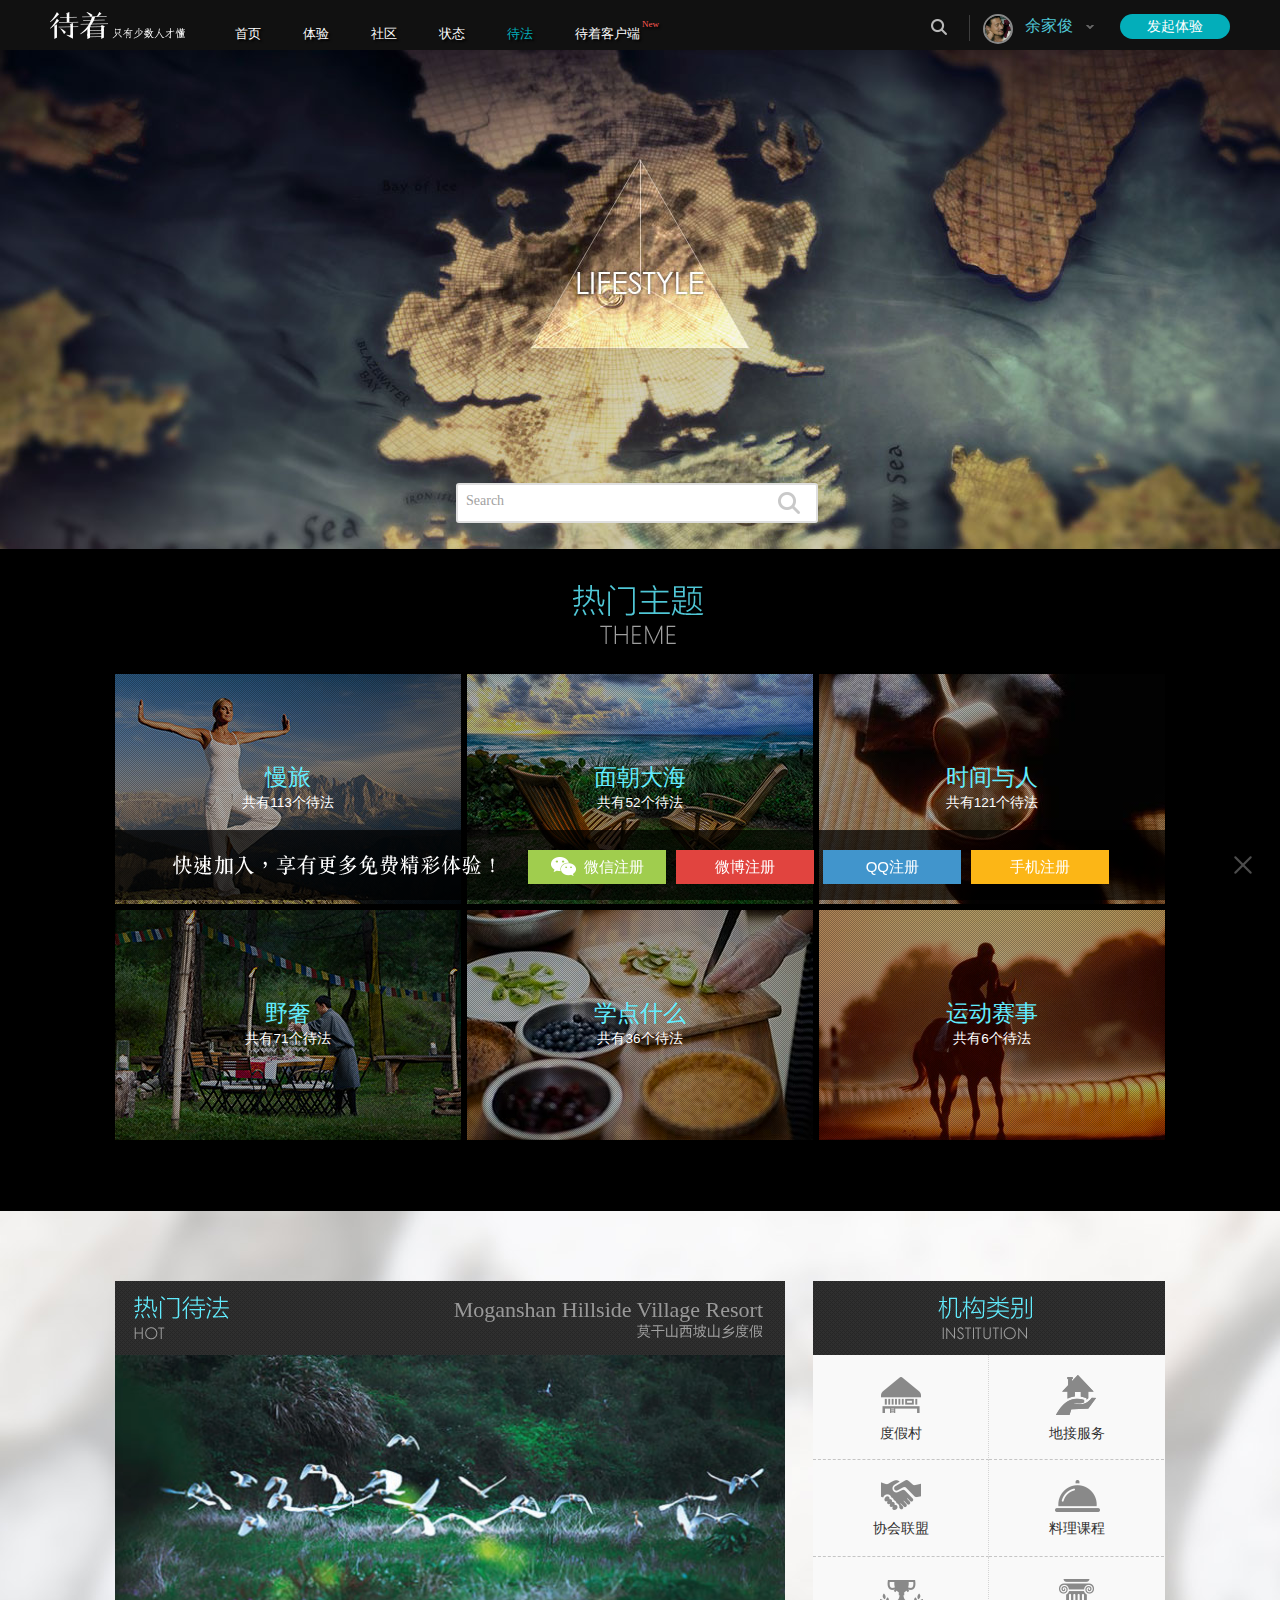
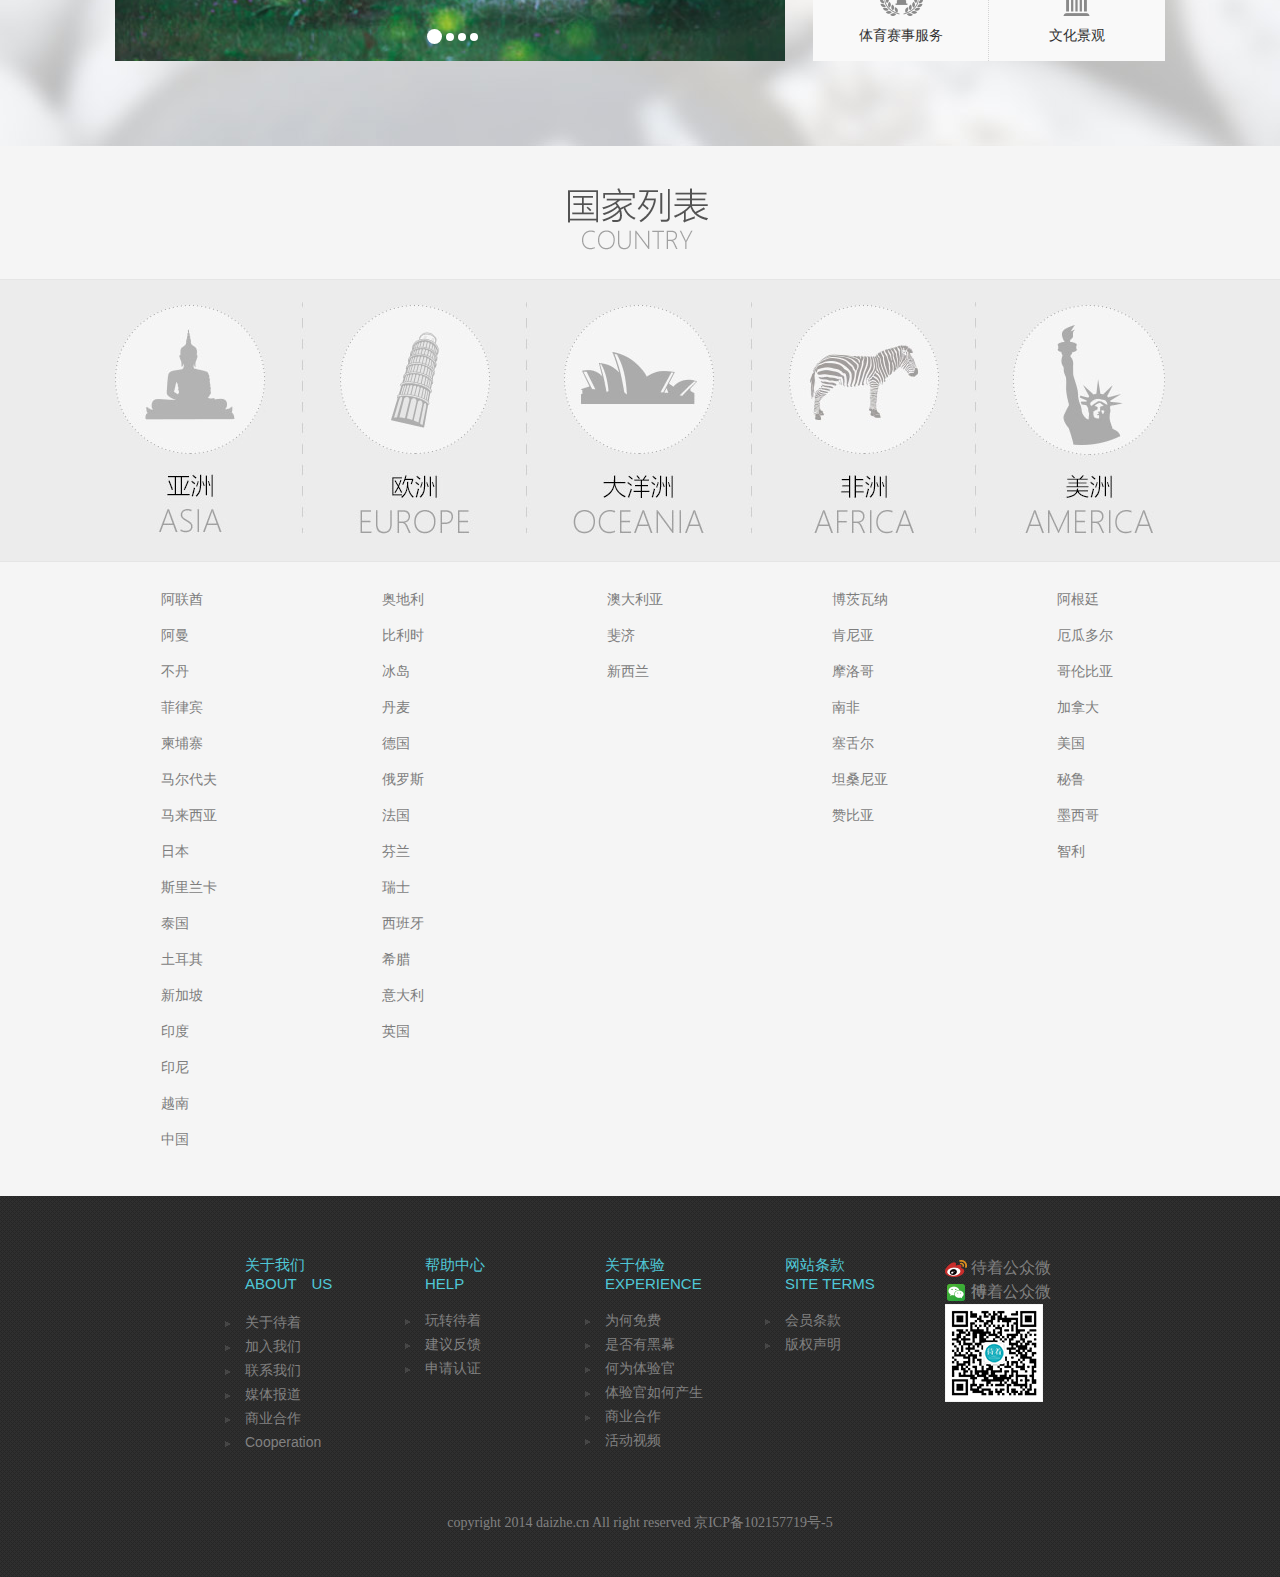
<file: html/lifestyle.html>
<!DOCTYPE html> 
<html>
	<head>
		<meta http-equiv="Content-Type" content="text/html; charset=UTF-8"> 
		<meta property="wb:webmaster" content="529e18c40c73d40d"> 
		<meta property="qc:admins" content="25457126476411205636"> 
		<meta name="keywords" content="待法 - 待着，只有少数人才懂"> 
		<meta name="description" content="待法 - 待着，只有少数人才懂">
		<title>待法 - 待着，只有少数人才懂</title>
		<link rel="stylesheet" type="text/css" href="../css/reset.css"/>
		<link rel="stylesheet" href="../css/based.css" />
		<link rel="stylesheet" type="text/css" href="../css/lifestyle.css"/>
		<script type="text/javascript" src="../js/jquery.js"></script>
		<script src="../js/based.js"></script>
		<script src="../js/jquery.SuperSlide.2.1.js"></script>
		
	</head> 
	<body style="overflow-y:hidden">
		<!--头部-->
		<div id="hd3">
			<div class="head clearfix">
				<div class="h_left">
					<a href="javascript:;">
						<div class="newLogo"></div>
					</a>
					<ul class="nav">
						<li class="btn_track">
							<a href="../index.html">首页</a>
						</li>
						<li class="btn_track">
							<a href="experience.html">体验</a>
						</li>
						<li class="btn_track">
							<a href="share.html">社区</a>
						</li>
						<li class="btn_track">
							<a href="status.html">状态</a>
						</li>
						<li class="btn_track">
							<a href="lifestyle.html" class="on">待法</a>
						</li>
						<li class="client">
							<a href="app.html" >待着客户端
							<span class="add_two_newnew">New</span>
							</a>
							<div class="nav_appDown clearfix">
								<div class="nav_appbox">
									<div class="nav_arrow"></div>
									<div class="nav_contentbg"></div>
								</div>
								<div class="nav_content">
									<div class="nav_appicon clearfix">
										<img src="../img/nav_appicon.png"/>
										<P>
											做无用之事
											<br>
											享受无所事事的快乐
										</P>
									</div>
									<div class="nav_applink clearfix">
										<div class="link">
											<a href="#" style="padding: 0;">
												<img src="../img/btn_appstore.png"/>
											</a>
											<a href="#" style="padding: 0;margin-top: 8px;">
												<img src="../img/btn_appstore.png"/>
											</a>
										</div>
										<div class="qrcode">
											<img src="../img/81897d03fc0a1bb99193fb65631068b8_5_1.png" style="width: 88px;height: 88px;"/>
											<p>扫码直接下载</p>
										</div>
									</div>
								</div>
							</div>
						</li>
					</ul>
				</div>
				<div class="search_box clearfix">
					<div class="search_frame fl">
						<form action="/search" method="GET" onsubmit="return checkHeadSearch();">
							<div class="search_frameLeft">
								<input type="text" class="text sear" placeholder="Search" name="k" />
							</div>
							<input type="" class="searBtn" id="search_in">
						</form>
					</div>
					<div class="user_box2 fl">
						<span class="notlogin">
							<a class="fl mod_login">登录</a>
							<div class="search_line fl"></div>
							<a class="fl mod_regis">注册</a>
						</span>
						<span class="islogin">
							<div class="search_line fl"></div>
							<img class="head_img" src="../img/Vestman.png" alt="">
							<span class="u_name">余家俊</span>
							<i class="icon"></i>
							<div class="hide_box">
								<a href="user.html">
									<i></i>
									<em>个人主页</em>
								</a>
								<a href="message.html">
									<i></i>
									<em>消息中心</em>
								</a>
								<a href="#">
									<i></i>
									<em>我的体验</em>
								</a>
								<a href="profile.html">
									<i></i>
									<em>个人设置</em>
								</a>
								<a class="unlogin" href="javascript:;">
									<i></i>
									<em>退出</em>
								</a>
							</div>
						</span>
						<a class="weilauch_exper launch_exper">发起体验</a>
					</div>
				</div>
			</div>
		</div>
		<!--banner开始-->
		<div class="org_banner">
			<div class="w1050">
				<div class="org_banHeight"></div>
				<div class="search">
					<span class="note">Search</span>
					<input type="text" class="inp text" id="search">
					<input type="button" class="btn" id="press">
				</div>
				<script>
					$('#search').focusout(function () {
						sear($(this));
					});
					function sear(a) {
						var peth_t = a.parent().find('.note');
						if (a.val().length == 0) {
							peth_t.show();
						} else {
							peth_t.hide();
						};
					};
					$('.note').on('click', function () {
						$(this).parent().find('.text').focus();
					});
					$('.search .text').on('focusin', function () {
						$(this).parent().find('.note').hide();
					});
					
					$(".search .inp").focusin(function(){
						$(this).addClass("inpBor");
					});
					$(".search .inp").focusout(function(){
						$(this).removeClass("inpBor");
					});
					$("#press").mousedown(function(){
						var keywords=encodeURIComponent($('#search').val());
						//alert(searchWord);
						location.href="/lifestyle/geography/search/"+keywords+"#start";
					});
					$('#search').keydown(function(event){
						if(event.keyCode == 13){
							$('#press').mousedown();
						}
					});
				</script>
			</div>
		</div>
		<!--热门主题-->
		<section class="org_block1">
			<div class="w1050">
				<div class="org_title">
					<h1></h1>
				</div>
				<div class="org_hotList">
					<ul class="clear">
						<li class="bg1">
							<a href="#" class="hotLike"></a>
							<div class="fix" style="display: block;">
								<h2>慢旅</h2><span>共有113个待法</span></div>
						</li>
						<li class="bg3">
							<a href="#" class="hotLike"></a>
							<div class="fix" style="display: block;">
								<h2>面朝大海</h2><span>共有52个待法</span></div>
						</li>
						<li class="bg5 clmr">
							<a href="#" class="hotLike"></a>
							<div class="fix" style="display: block;">
								<h2>时间与人</h2><span>共有121个待法</span></div>
						</li>
						<li class="bg2">
							<a href="#" class="hotLike"></a>
							<div class="fix" style="display: block;">
								<h2>野奢</h2><span>共有71个待法</span></div>
						</li>
						<li class="bg4">
							<a href="#" class="hotLike"></a>
							<div class="fix" style="display: block;">
								<h2>学点什么</h2><span>共有36个待法</span></div>
						</li>
						<li class="bg6 clmr">
							<a href="#" class="hotLike"></a>
							<div class="fix" style="display: block;">
								<h2>运动赛事</h2><span>共有6个待法</span></div>
						</li>
					</ul>
		
				</div>
			</div>
		</section>
		<script>
			$(function(){
				$(".org_hotList li").hover(function(){
					$(this).find(".fix").fadeOut(600);
				},function(){
					$(this).find(".fix").fadeIn(600);
				});
			})
		</script>	
		<!--热门待法-->
		<section class="org_block2">
			<div class="w1050 clear">
				<div class="fl left">
					<div class="top clear">
						<div class="fl"></div>
					</div>
					<div class="mainBox" id="box">
						<div class="hd">
							<ul>
								<li class="">1</li>
								<li class="">2</li>
								<li class="on">3</li>
								<li class="">4</li>
							</ul>
						</div>
						<div class="bd">
							<ul style="position: relative; width: 670px; height: 382px;">
								<li class="bottom" style="position: absolute; width: 670px; left: 0px; top: 0px; display: none;">
									<div class="fr">
										<h3><a href="#">Moganshan Hillside Village Resort</a></h3>
										<h4><a href="#">莫干山西坡山乡度假</a></h4>
									</div>
									<a href="#"><img src="../img/20150526142404876_674_314.jpg" height="314" width="674"></a>
								</li>
								<li class="bottom" style="position: absolute; width: 670px; left: 0px; top: 0px; display: none;">
									<div class="fr">
										<h3><a href="#">Tianzi Gold Orchid</a></h3>
										<h4><a href="#">天籽金蘭</a></h4>
									</div>
									<a href="#"><img src="../img/20150212195301691_674_314.jpg" height="314" width="674"></a>
								</li>
								<li class="bottom" style="position: absolute; width: 670px; left: 0px; top: 0px; display: list-item;">
									<div class="fr">
										<h3><a href="#">Villavila Masva-Xichong Yuan</a></h3>
										<h4><a href="#">墅家墨娑西冲院</a></h4>
									</div>
									<a href="#"><img src="../img/20150129151016810_674_314.jpg" height="314" width="674"></a>
								</li>
								<li class="bottom" style="position: absolute; width: 670px; left: 0px; top: 0px; display: none;">
									<div class="fr">
										<h3><a href="#">Kasbah Tamadot</a></h3>
										<h4><a href="#">塔马多特堡</a></h4>
									</div>
									<a href="#"><img src="../img/20140828175544850_674_314.jpg" height="314" width="674"></a>
								</li>
							</ul>
						</div>
					</div>
				</div>
				<div class="fr right">
					<div class="top">
						<div class="tit"></div>
					</div>
					<div class="appBox">
						<ul class="clear">
							<li class="li1">
								<a href="#" class="titLink"></a>
								<span>度假村</span>
							</li>
							<li class="li2 clmr">
								<a href="#" class="titLink"></a>
								<span>地接服务</span>
							</li>
							<li class="li3">
								<a href="#" class="titLink"></a>
								<span>协会联盟</span>
							</li>
							<li class="li4 clmr">
								<a href="#" class="titLink"></a>
								<span>料理课程</span>
							</li>
							<li class="li5 nobom">
								<a href="#" class="titLink"></a>
								<span>体育赛事服务</span>
							</li>
							<li class="li6 clmr nobom">
								<a href="#" class="titLink"></a>
								<span>文化景观</span>
							</li>
						</ul>
					</div>
				</div>
			</div>
		</section>
		<script type="text/javascript">
			jQuery(".mainBox").slide({
					titCell:".hd ul", 
					mainCell:".bd ul", 
					effect:"fold",
					delayTime:1000,
					interTime:3000,
					autoPlay:true, 
					autoPage:true, 
					trigger:"click"
				});
		</script>
		
		<!--国家列表-->
		<section class="org_block3">
			<div class="w1050">
				<div class="org_title">
					<h1></h1>
				</div>
			</div>
		</section>
		<section class="org_block4">
			<div class="w1050" style="position:relative;">
				<img src="../img/org_guojia.jpg" width="1050" height="259">
				<ul class="zhouList clear">
					<li class="z1 yahov">
					<a href="#" class="a_link1"></a> 
						
					<!--亚洲链接-->
					<span class="contin1" style="display: none;"></span>
					</li>
					<li class="ouhov">
					<a href="#" class="a_link2"></a>
					<span class="contin2" style="display: none;"></span>
					</li>
					<li class="dahov">
					<a href="#" class="a_link2"></a>
					<span class="contin3" style="display: none;"></span>
					</li>
					<li class="feihov">
					<a href="#" class="a_link2"></a>
					<span class="contin4" style="display: none;"></span>
					</li>
					<li class="z1 meihov">
					<a href="#" class="a_link2"></a>
					<span class="contin5" style="display: none;"></span>
					</li>
				</ul>
			</div>
		</section>
		<section class="org_block5">
			<div class="w1050">
				<ul class="clear countries">
					<li class="first" style="height: 576px;">
						<span><a href="#">阿联酋</a></span>
						<span><a href="#">阿曼</a></span>
						<span><a href="#">不丹</a></span>
						<span><a href="#">菲律宾</a></span>
						<span><a href="#">柬埔寨</a></span>
						<span><a href="#">马尔代夫</a></span>
						<span><a href="#">马来西亚</a></span>
						<span><a href="#">日本</a></span>
						<span><a href="#">斯里兰卡</a></span>
						<span><a href="#">泰国</a></span>
						<span><a href="#">土耳其</a></span>
						<span><a href="#">新加坡</a></span>
						<span><a href="#">印度</a></span>
						<span><a href="#">印尼</a></span>
						<span><a href="#">越南</a></span>
						<span><a href="#">中国</a></span>		
					</li>
					<li class="second" style="height: 576px;">
						<span><a href="#">奥地利</a></span>
						<span><a href="#">比利时</a></span>
						<span><a href="#">冰岛</a></span>
						<span><a href="#">丹麦</a></span>
						<span><a href="#">德国</a></span>
						<span><a href="#">俄罗斯</a></span>
						<span><a href="#">法国</a></span>
						<span><a href="#">芬兰</a></span>
						<span><a href="#">瑞士</a></span>
						<span><a href="#">西班牙</a></span>
						<span><a href="#">希腊</a></span>
						<span><a href="#">意大利</a></span>
						<span><a href="#">英国</a></span>		
					</li>
					<li class="three" style="height: 576px;">
						<span><a href="#">澳大利亚</a></span>
						<span><a href="#">斐济</a></span>
						<span><a href="#">新西兰</a></span>		
					</li>
					<li class="four" style="height: 576px;">
						<span><a href="#">博茨瓦纳</a></span>
						<span><a href="#">肯尼亚</a></span>
						<span><a href="#">摩洛哥</a></span>
						<span><a href="#">南非</a></span>
						<span><a href="#">塞舌尔</a></span>
						<span><a href="#">坦桑尼亚</a></span>
						<span><a href="#">赞比亚</a></span>		
					</li>
					<li class="last five" style="height: 576px;">
						<span><a href="#">阿根廷</a></span>
						<span><a href="#">厄瓜多尔</a></span>
						<span><a href="#">哥伦比亚</a></span>
						<span><a href="#">加拿大</a></span>
						<span><a href="#">美国</a></span>
						<span><a href="#">秘鲁</a></span>
						<span><a href="#">墨西哥</a></span>
						<span><a href="#">智利</a></span>		
					</li>
				</ul>
			</div>
		</section>
		<script type="text/javascript">
			$(function () {
			//五大洲效果
				$(".zhouList li").hover(function(){
					$(this).find("span").show();
				},function(){
					$(this).find("span").hide();
				});
				$(".yahov").hover(function(){
					$(".org_block5").find(".first").addClass("oneBghov");
				},function(){
					$(".org_block5").find(".first").removeClass("oneBghov");
				});
				$(".ouhov").hover(function(){
					$(".org_block5").find(".second").addClass("oneBghov");
				},function(){
					$(".org_block5").find(".second").removeClass("oneBghov");
				});
				$(".dahov").hover(function(){
					$(".org_block5").find(".three").addClass("oneBghov");
				},function(){
					$(".org_block5").find(".three").removeClass("oneBghov");
				});
				$(".feihov").hover(function(){
					$(".org_block5").find(".four").addClass("oneBghov");
				},function(){
					$(".org_block5").find(".four").removeClass("oneBghov");
				});
				$(".meihov").hover(function(){
					$(".org_block5").find(".five").addClass("oneBghov");
				},function(){
					$(".org_block5").find(".five").removeClass("oneBghov");
				});
				
				var h = 0;
				$(".countries li").each(function(){
					if($(this).height() > h){
						h = $(this).height();
					}
				});
				//console.log(h);
				$(".countries li").height(h).hover(function(){
					$(this).addClass("oneBghov");
				},function(){
					$(this).removeClass("oneBghov");
				});
				$(".countries .first").hover(function(){
					$(".contin1").show();
				},function(){
					$(".contin1").hide();
				});
				$(".countries .second").hover(function(){
					$(".contin2").show();
				},function(){
					$(".contin2").hide();
				});
				$(".countries .three").hover(function(){
					$(".contin3").show();
				},function(){
					$(".contin3").hide();
				});
				$(".countries .four").hover(function(){
					$(".contin4").show();
				},function(){
					$(".contin4").hide();
				});
				$(".countries .five").hover(function(){
					$(".contin5").show();
				},function(){
					$(".contin5").hide();
				});
			});
			</script>
		<!--回到顶部-->
		<ul class="scoll">
			<li class="Provide"><a href="#"></a></li>
			<li class="Feedback"><a href="#"></a></li>
			<li class="backToTop"></li>
		</ul>
		<!--模态框部分-->
		<div class="loginpop_bottom_box">
			<div class="bomBox">
				<span class="foot_text"></span>
				<a href="#" class="a_style weixin">
					<i></i>
					微信注册
				</a>
				<a href="#" class="a_style weibo">
					<i></i>
					微博注册
				</a>
				<a href="#" class="a_style qq">
					<i></i>
					QQ注册
				</a>
				<a href="#" class="a_style zc">
					<i></i>
					手机注册
				</a>
			</div>
			<a href="javascript:;" class="close"></a>
		</div>
		<!--尾部-->
		<div id="ft">
			<ul>
				<li>
					<h5>
						关于我们
						<br>
						<em>ABOUT　US</em>
					</h5>
					<p>
						<a href="#">关于待着</a>
					</p>
					<p>
						<a href="#">加入我们</a>
					</p>
					<p>
						<a href="#">联系我们</a>
					</p>
					<p>
						<a href="#">媒体报道</a>
					</p>
					<p>
						<a href="#">商业合作</a>
					</p>
					<p>
						<a href="#">Cooperation</a>
					</p>
				</li>
				<li>
					<h5>
						帮助中心
						<br>
						<em>HELP</em>
					</h5>
					<p>
						<a href="#">玩转待着</a>
					</p>
					<p>
						<a href="#">建议反馈</a>
					</p>
					<p>
						<a href="#">申请认证</a>
					</p>
				</li>
				<li>
					<h5>
						关于体验
						<br>
						<em>EXPERIENCE</em>
					</h5>
					<p>
						<a href="#">为何免费</a>
					</p>
					<p>
						<a href="#">是否有黑幕</a>
					</p>
					<p>
						<a href="#">何为体验官</a>
					</p>
					<p>
						<a href="#">体验官如何产生</a>
					</p>
					<p>
						<a href="#">商业合作</a>
					</p>
					<p>
						<a href="#">活动视频</a>
					</p>
				</li>
				<li>
					<h5>
						网站条款
						<br>
						<em>SITE TERMS</em>
					</h5>
					<p>
						<a href="#">会员条款</a>
					</p>
					<p>
						<a href="#">版权声明</a>
					</p>
				</li>
				<li class="last">
					<a href="#" class="sina">待着公众微博</a>
					<a href="#" class="weixin">待着公众微信</a>
					<img src="../img/daizhe_code_n.png"/>
				</li>
			</ul>
			<p class="copyright">
				copyright 2014 daizhe.cn All right reserved
				<a href="#">京ICP备102157719号-5</a>
			</p>
		</div>
	</body>
</html>
</file>
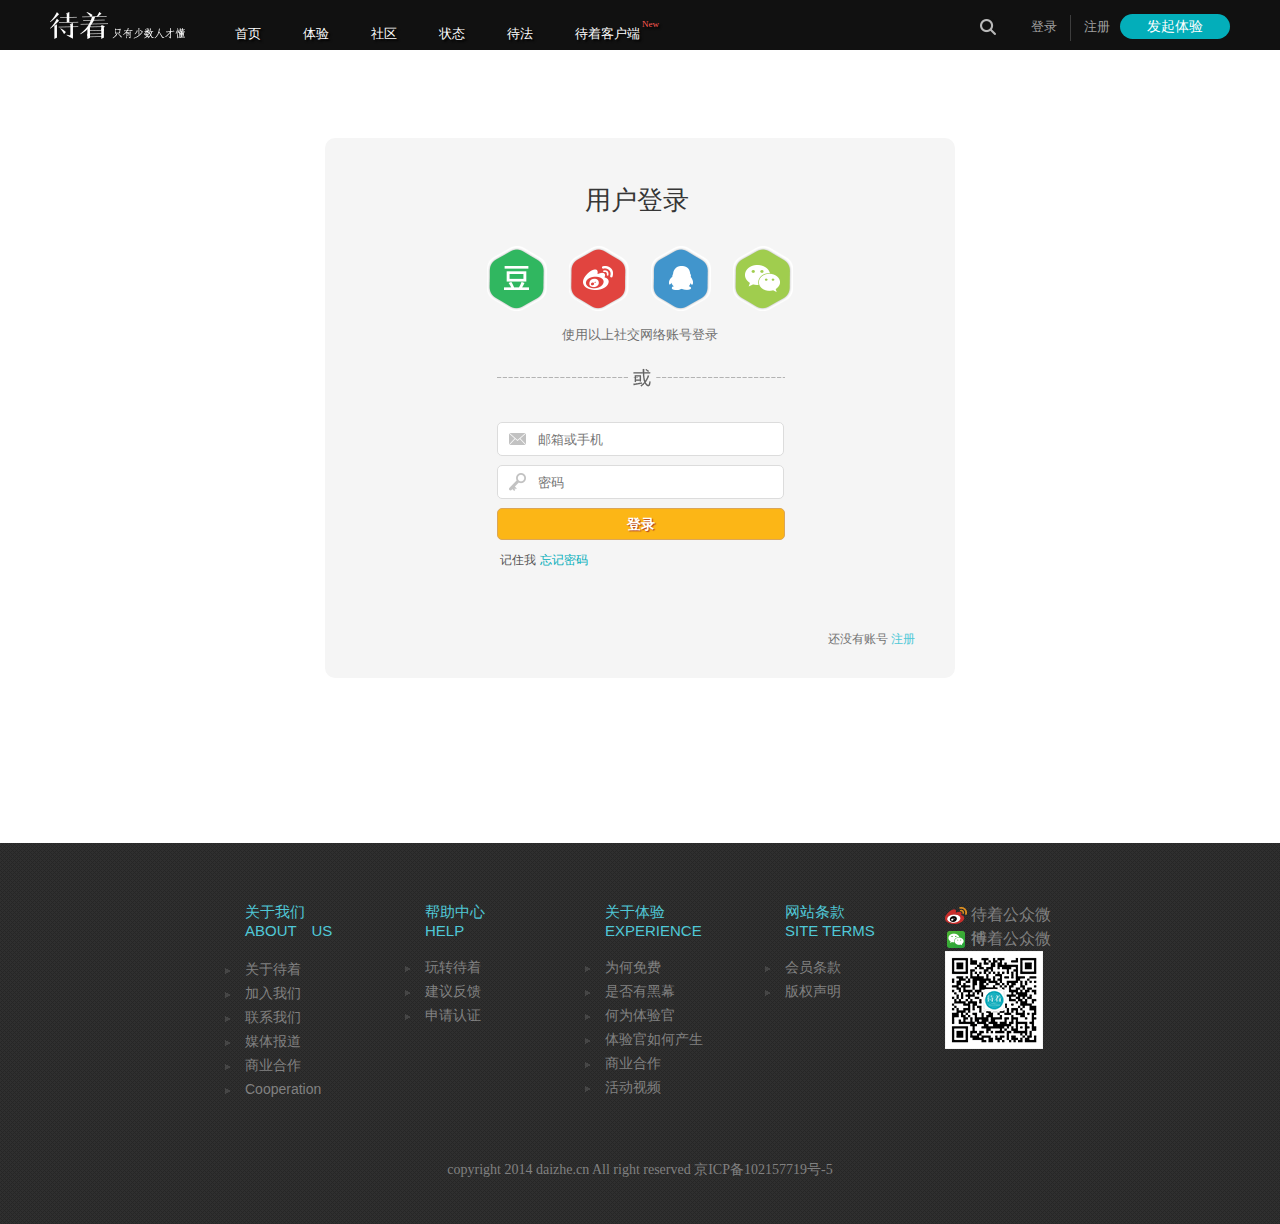
<file: html/login.html>
<!DOCTYPE html>
<html>
<head>
    <meta charset="utf-8" />
    <title></title>
    <link rel="stylesheet" href="../css/reset.css" />
    <link rel="stylesheet" href="../css/login.css" />
</head>
<body>
    <div id="hd3">
        <div class="head clearfix">
            <div class="h_left">
                <a href="/">
                    <div class="newLogo"></div>
                </a>
                <ul class="nav">
                    <li class="btn_track">
                        <a href="/" class="on">首页</a>
                    </li>
                    <li class="btn_track">
                        <a href="/" >体验</a>
                    </li>
                    <li class="btn_track">
                        <a href="/" >社区</a>
                    </li>
                    <li class="btn_track">
                        <a href="/" >状态</a>
                    </li>
                    <li class="btn_track">
                        <a href="/" >待法</a>
                    </li>
                    <li class="client">
                        <a href="/" >待着客户端
                            <span class="add_two_newnew">New</span>
                        </a>
                        <div class="nav_appDown clearfix">
                            <div class="nav_appbox">
                                <div class="nav_arrow"></div>
                                <div class="nav_contentbg"></div>
                            </div>
                            <div class="nav_content">
                                <div class="nav_appicon clearfix">
                                    <img src="../img/nav_appicon.png"/>
                                    <P>
                                        做无用之事
                                        <br>
                                        享受无所事事的快乐
                                    </P>
                                </div>
                                <div class="nav_applink clearfix">
                                    <div class="link">
                                        <a href="#" style="padding: 0;">
                                            <img src="../img/btn_appstore.png"/>
                                        </a>
                                        <a href="#" style="padding: 0;margin-top: 8px;">
                                            <img src="../img/btn_appstore.png"/>
                                        </a>
                                    </div>
                                    <div class="qrcode">
                                        <img src="../img/81897d03fc0a1bb99193fb65631068b8_5_1.png" style="width: 88px;height: 88px;"/>
                                        <p>扫码直接下载</p>
                                    </div>
                                </div>
                            </div>
                        </div>
                    </li>
                </ul>
            </div>
            <div class="search_box clearfix">
                <div class="search_frame fl">
                    <form action="/search" method="GET" onsubmit="return checkHeadSearch();">
                        <div class="search_frameLeft">
                            <input type="text" class="text sear" placeholder="Search" name="k" />
                        </div>
                        <input type="" class="searBtn" id="search_in">
                    </form>
                </div>
                <div class="user_box2 fl">
                    <a class="fl mod_login">登录</a>
                    <div class="search_line fl"></div>
                    <a class="fl mod_regis">注册</a>
                    <a class="weilauch_exper launch_exper">发起体验</a>
                </div>
            </div>
        </div>
    </div>
    <section class="bgf7">
        <div class="apply_a apply invCode">
            <div class="web_login_box webpageLog">
                <h1>用户登录</h1>
                <div class="link_box">
                    <a href="#" class="aclick a1"></a>
                    <a href="#" class="aclick a2"></a>
                    <a href="#" class="aclick a3"></a>
                    <a href="#" class="aclick a4"></a>
                    <P>使用以上社交网络账号登录</P>
                </div>
                <div class="huo"></div>
                <div class="mail" id="login_form">
                    <div class="log1">
                        <span class="ico1"></span>
                        <span class="error" id="login_form_loginname_name"></span>
                        <span class="errorImg"></span>
                        <input type="text" class="text loginName" id="login_from_loginname_name"placeholder="邮箱或手机">
                    </div>
                    <div class="log2">
                        <span class="ico2"></span>
                        <span class="error" id="login_form_password_error"></span>
                        <span class="errorImg"></span>
                        <input type="password" class="text" id="login_from_login_password"placeholder="密码">
                    </div>
                    <input type="submit" class="logBtn" id="login_form_submit" value="登录">
                    <div class="log3">
                        <label>
                            <input type="checkbox" id="login_from_rememberme" checked="checked">
                            记住我
                        </label>
                        <a href="#" style="color: #03aeba">忘记密码</a>
                    </div>
                    <p class="goZuce">
                        还没有账号
                        <a href="#">注册</a>
                    </p>
                </div>
            </div>
        </div>
    </section>
    <ul class="scoll">
        <a class="Provide"><a href="#"></a></a>
        <a class="Feedback"><a href="#"></a></a>
        <div class="backToTop"></div>
    </ul>
    <div id="ft">
        <ul>
            <li>
                <h5>
                    关于我们
                    <br>
                    <em>ABOUT　US</em>
                </h5>
                <p>
                    <a href="#">关于待着</a>
                </p>
                <p>
                    <a href="#">加入我们</a>
                </p>
                <p>
                    <a href="#">联系我们</a>
                </p>
                <p>
                    <a href="#">媒体报道</a>
                </p>
                <p>
                    <a href="#">商业合作</a>
                </p>
                <p>
                    <a href="#">Cooperation</a>
                </p>
            </li>
            <li>
                <h5>
                    帮助中心
                    <br>
                    <em>HELP</em>
                </h5>
                <p>
                    <a href="#">玩转待着</a>
                </p>
                <p>
                    <a href="#">建议反馈</a>
                </p>
                <p>
                    <a href="#">申请认证</a>
                </p>
            </li>
            <li>
                <h5>
                    关于体验
                    <br>
                    <em>EXPERIENCE</em>
                </h5>
                <p>
                    <a href="#">为何免费</a>
                </p>
                <p>
                    <a href="#">是否有黑幕</a>
                </p>
                <p>
                    <a href="#">何为体验官</a>
                </p>
                <p>
                    <a href="#">体验官如何产生</a>
                </p>
                <p>
                    <a href="#">商业合作</a>
                </p>
                <p>
                    <a href="#">活动视频</a>
                </p>
            </li>
            <li>
                <h5>
                    网站条款
                    <br>
                    <em>SITE TERMS</em>
                </h5>
                <p>
                    <a href="#">会员条款</a>
                </p>
                <p>
                    <a href="#">版权声明</a>
                </p>
            </li>
            <li class="last">
                <a href="#" class="sina">待着公众微博</a>
                <a href="#" class="weixin">待着公众微信</a>
                <img src="../img/daizhe_code_n.png"/>
            </li>
        </ul>
        <p class="copyright">
            copyright 2014 daizhe.cn All right reserved
            <a href="#">京ICP备102157719号-5</a>
        </p>
    </div>
    <script src="../js/jquery-1.11.3.js "></script>
    <script type="text/javascript" src="../js/jquery.cookie.js" ></script>
    <script type="text/javascript" src="../js/json2.js"></script>
    <script src="../javascript/js/login.js"></script>
</body>
</html>
</file>
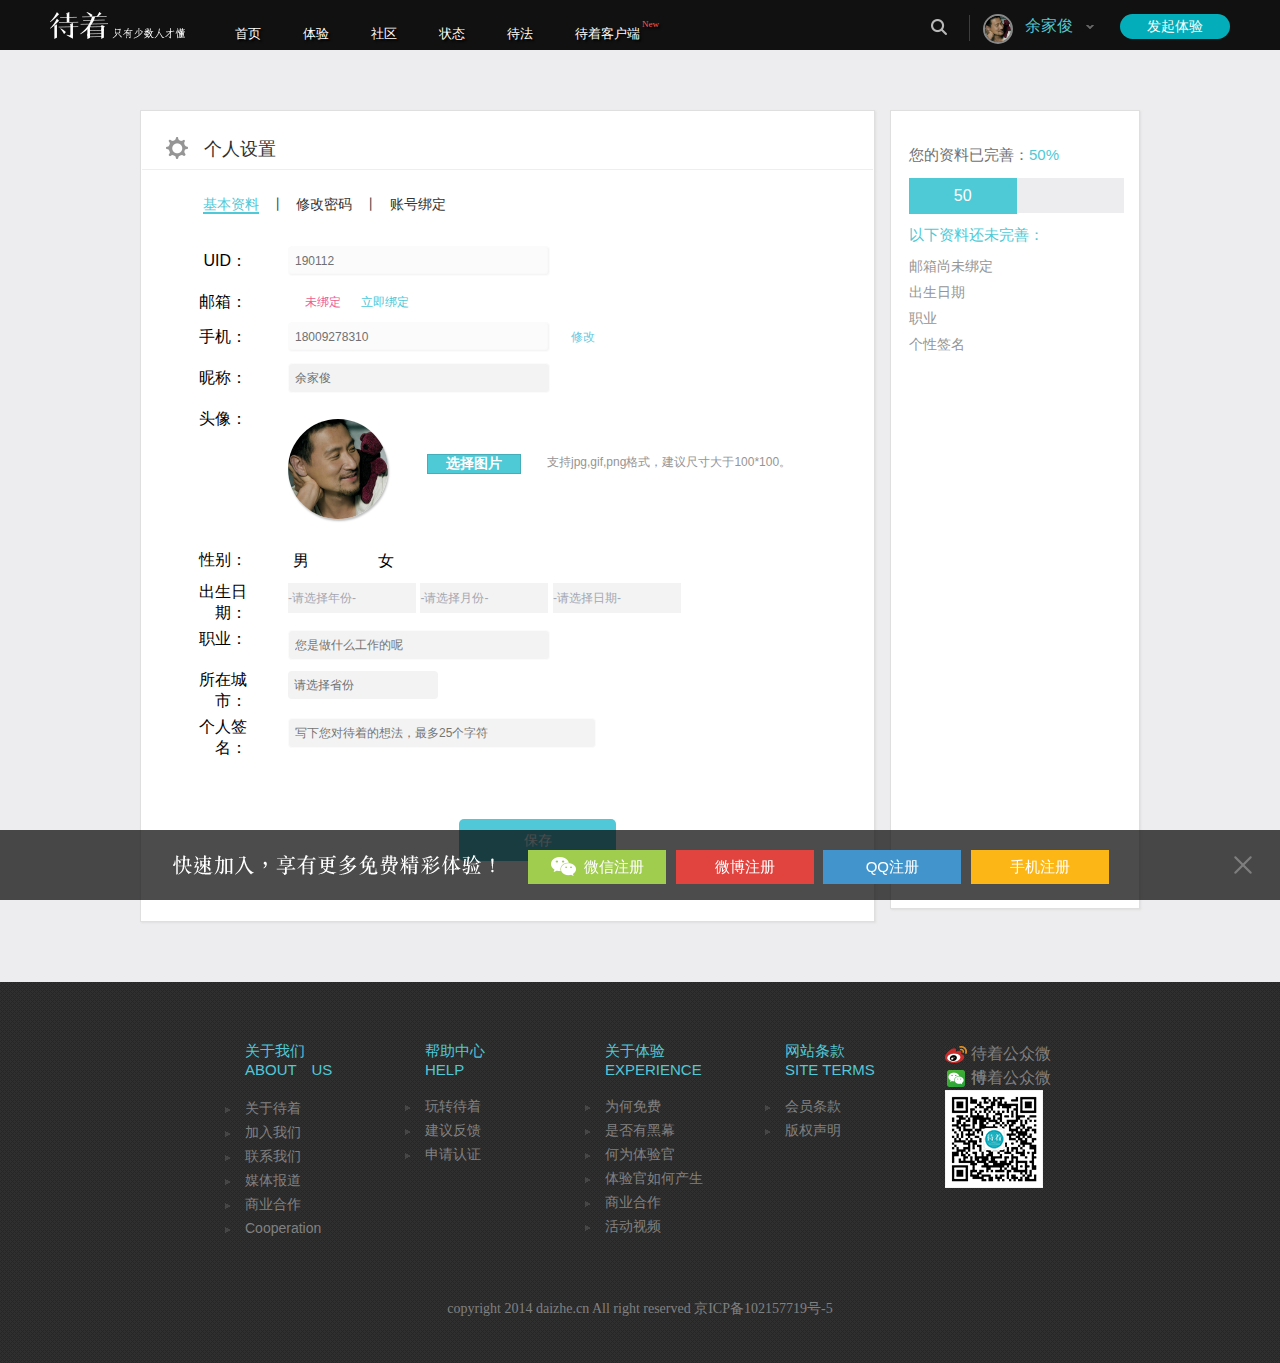
<file: html/profile.html>
<!DOCTYPE html>
<html lang="en">
<head>
	<meta charset="UTF-8">
	<title>消息列表</title>
	<link rel="stylesheet" href="../css/reset.css">
	<link rel="stylesheet" href="../css/based.css">
	<link rel="stylesheet" href="../css/profile.css">
	<script src="../js/jquery-1.11.3.js"></script>
	<script src="../js/based.js"></script>
	<script src="../js/profile.js"></script>
	<script src="../js/YMDClass.js"></script>
</head>
<body>
	<!--头部-->
	<div id="hd3">
		<div class="head clearfix">
			<div class="h_left">
				<a href="/">
					<div class="newLogo"></div>
				</a>
				<ul class="nav">
					<li class="btn_track">
						<a href="../index.html">首页</a>
					</li>
					<li class="btn_track">
						<a href="experience.html">体验</a>
					</li>
					<li class="btn_track">
						<a href="share.html">社区</a>
					</li>
					<li class="btn_track">
						<a href="status.html">状态</a>
					</li>
					<li class="btn_track">
						<a href="lifestyle.html">待法</a>
					</li>
					<li class="client">
						<a href="app.html">待着客户端
						<span class="add_two_newnew">New</span>
						</a>
						<div class="nav_appDown clearfix">
							<div class="nav_appbox">
								<div class="nav_arrow"></div>
								<div class="nav_contentbg"></div>
							</div>
							<div class="nav_content">
								<div class="nav_appicon clearfix">
									<img src="../img/nav_appicon.png"/>
									<P>
										做无用之事
										<br>
										享受无所事事的快乐
									</P>
								</div>
								<div class="nav_applink clearfix">
									<div class="link">
										<a href="#" style="padding: 0;">
											<img src="../img/btn_appstore.png"/>
										</a>
										<a href="#" style="padding: 0;margin-top: 8px;">
											<img src="../img/btn_appstore.png"/>
										</a>
									</div>
									<div class="qrcode">
										<img src="../img/81897d03fc0a1bb99193fb65631068b8_5_1.png" style="width: 88px;height: 88px;"/>
										<p>扫码直接下载</p>
									</div>
								</div>
							</div>
						</div>
					</li>
				</ul>
			</div>
			<div class="search_box clearfix">
				<div class="search_frame fl">
					<form action="/search" method="GET" onsubmit="return checkHeadSearch();">
						<div class="search_frameLeft">
							<input type="text" class="text sear" placeholder="Search" name="k" />
						</div>
						<input type="" class="searBtn" id="search_in">
					</form>
				</div>
				<div class="user_box2 fl">
					<span class="notlogin">
						<a class="fl mod_login">登录</a>
						<div class="search_line fl"></div>
						<a class="fl mod_regis">注册</a>
					</span>
					<span class="islogin">
						<div class="search_line fl"></div>
						<img class="head_img" src="../img/Vestman.png" alt="">
						<span class="u_name">余家俊</span>
						<i class="icon"></i>
						<div class="hide_box">
							<a href="user.html">
								<i></i>
								<em>个人主页</em>
							</a>
							<a href="message.html">
								<i></i>
								<em>消息中心</em>
							</a>
							<a href="#">
								<i></i>
								<em>我的体验</em>
							</a>
							<a href="profile.html">
								<i></i>
								<em>个人设置</em>
							</a>
							<a class="unlogin" href="javascript:;">
								<i></i>
								<em>退出</em>
							</a>
						</div>
					</span>
					<a class="weilauch_exper launch_exper">发起体验</a>
				</div>
			</div>
		</div>
	</div>
	<!--内容-->
	<div class="container">
		<div class="main clearfix">
			<div class="main_left">
				<h3 class="main_head">
					<i></i>
					个人设置
				</h3>
				<div class="main_inner">
					<ul class="main_nav">
						<li class="nav_list show"><a href="javascript:;">基本资料</a>&nbsp;&nbsp;&nbsp;丨&nbsp;&nbsp;&nbsp;</li>
						<li class="nav_list"><a href="javascript:;">修改密码</a></li>
						<li class="nav_list">&nbsp;&nbsp;&nbsp;丨&nbsp;&nbsp;&nbsp;<a href="javascript:;">账号绑定</a></li>
					</ul>
					<div class="user_info show">
						<dl>
							<dt>UID：</dt>
							<dd>
								<span class="c">
									<input type="text" value="190112" disabled="disabled">
								</span>
							</dd>
						</dl>
						<dl>
							<dt>邮箱：</dt>
							<dd>
								<span class="c">
									<span class="show_mail">未绑定</span>
									<a href="javascript:;" class="add_mail">立即绑定</a>
								</span>
							</dd>
						</dl>
						<dl>
							<dt>手机：</dt>
							<dd>
								<span class="c">
									<input type="text" value="18009278310" disabled="disabled">
									<a href="javascript:;" class="change_phone">修改</a>
								</span>
							</dd>
						</dl>
						<dl>
							<dt>昵称：</dt>
							<dd>
								<span class="c">
									<input class="user_name" type="text" value="余家俊">
									<i></i>
									<span class="warning"></span>
								</span>
							</dd>
						</dl>
						<dl>
							<dt>头像：</dt>
							<dd>
								<div class="head_img clearfix">
									<img src="../img/Vestman.png" alt="">
								</div>
								<div class="get_img">
									<input class="input_hide" type="file">
									选择图片
								</div>
								<div class="remind">支持jpg,gif,png格式，建议尺寸大于100*100。</div>
							</dd>
						</dl>
						<dl>
							<dt>性别：</dt>
							<dd>
								<div class="input_wrapper">
									<input type="radio" checked="checked" name="gender_radio">男
									<input type="radio" name="gender_radio">女
								</div>
							</dd>
						</dl>
						<dl>
							<dt>出生日期：</dt>
							<dd>
								<div class="birth_select">
									<select name="year1"></select>
									<select name="month1"></select>
									<select name="day1"></select>
									<script>
										new YMDselect('year1','month1','day1');
									</script>
								</div>
							</dd>
						</dl>
						<dl>
							<dt>职业：</dt>
							<dd>
								<span class="c">
									<input class="add_job" type="text" placeholder="您是做什么工作的呢">
								</span>
							</dd>
						</dl>
						<dl>
							<dt>所在城市：</dt>
							<dd>
								<select class="city_choose" name="" id="">
									<option value="">请选择省份</option>
									<option value="110000">北京市</option>
									<option value="120000">天津市</option>
									<option value="130000">河北省</option>
									<option value="140000">山西省</option>
									<option value="150000">内蒙古自治区</option>
									<option value="210000">辽宁省</option>
									<option value="220000">吉林省</option>
									<option value="230000">黑龙江省</option>
									<option value="310000">上海市</option>
									<option value="320000">江苏省</option>
									<option value="330000">浙江省</option>
									<option value="340000">安徽省</option>
									<option value="350000">福建省</option>
									<option value="360000">江西省</option>
									<option value="370000">山东省</option>
									<option value="410000">河南省</option>
									<option value="420000">湖北省</option>
									<option value="430000">湖南省</option>
									<option value="440000">广东省</option>
									<option value="450000">广西壮族自治区</option>
									<option value="460000">海南省</option>
									<option value="500000">重庆市</option>
									<option value="510000">四川省</option>
									<option value="520000">贵州省</option>
									<option value="530000">云南省</option>
									<option value="540000">西藏自治区</option>
									<option value="610000">陕西省</option>
									<option value="620000">甘肃省</option>
									<option value="630000">青海省</option>
									<option value="640000">宁夏回族自治区</option>
									<option value="650000">新疆维吾尔自治区</option>
									<option value="710000">台湾省</option>
									<option value="810000">香港特别行政区</option>
									<option value="820000">澳门特别行政区</option>
									<option value="910000">海外</option>
								</select>
							</dd>
						</dl>
						<dl>
							<dt>个人签名：</dt>
							<dd>
								<span class="c">
									<input class="my_sugg" type="text" placeholder="写下您对待着的想法，最多25个字符">
								</span>
							</dd>
						</dl>
						<span class="sub">保存</span>
					</div> 
					<div class="modify_psw">
						<dl class="psw_now">
							<dt>当前密码：</dt>
							<dd>
								<input type="password">
								<i></i>
								<span></span>
							</dd>
						</dl>
						<dl class="psw_now">
							<dt>&nbsp;&nbsp;&nbsp;新密码：</dt>
							<dd>
								<input type="password">
								<i></i>
								<span></span>
							</dd>
						</dl>
						<dl class="psw_now">
							<dt>确认密码：</dt>
							<dd>
								<input type="password">
								<i></i>
								<span></span>
							</dd>
						</dl>
						<span class="save_change">保存</span>
					</div>
					<div class="account">
						<p>将你在待着的动态同步到社交网站，与朋友们分享</p>
						<dl class="clearfix">
							<dt><i class="icon1"></i></dt>
							<dd>
								你的豆瓣账号：未绑定
								<div class="cleak"><a href="javascript:;">立即绑定</a></div>
							</dd>
						</dl>
						<dl class="clearfix">
							<dt><i class="icon2"></i></dt>
							<dd>
								你的豆瓣账号：未绑定
								<div class="cleak"><a href="javascript:;">立即绑定</a></div>
							</dd>
						</dl>
						<dl class="clearfix">
							<dt><i class="icon3"></i></dt>
							<dd>
								你的豆瓣账号：未绑定
								<div class="cleak"><a href="javascript:;">立即绑定</a></div>
							</dd>
						</dl>
						<dl class="clearfix">
							<dt><i class="icon4"></i></dt>
							<dd>
								你的豆瓣账号：未绑定
								<div class="cleak"><a href="javascript:;">立即绑定</a></div>
							</dd>
						</dl>
					</div>
				</div>
			</div>
			<div class="main_right">
				<p class="info_msg">您的资料已完善：<span>50%</span></p>
				<div class="outer">
					<div class="inner">50</div>
				</div>
				<p class="info_warning">以下资料还未完善：</p>
				<span class="info">邮箱尚未绑定</span>
				<span class="info">出生日期</span>
				<span class="info">职业</span>
				<span class="info">个性签名</span>
			</div>
		</div>
	</div>
	<!--回到顶部-->
	<ul class="scoll">
		<li class="Provide"><a href="#"></a></li>
		<li class="Feedback"><a href="#"></a></li>
		<li class="backToTop"></li>
	</ul>
	<!--模态框部分-->
	<div class="loginpop_bottom_box">
		<div class="bomBox">
			<span class="foot_text"></span>
			<a href="#" class="a_style weixin">
				<i></i>
				微信注册
			</a>
			<a href="#" class="a_style weibo">
				<i></i>
				微博注册
			</a>
			<a href="#" class="a_style qq">
				<i></i>
				QQ注册
			</a>
			<a href="#" class="a_style zc">
				<i></i>
				手机注册
			</a>
		</div>
		<a href="javascript:;" class="close"></a>
	</div>
	<!--尾部-->
	<div id="ft">
		<ul>
			<li>
				<h5>
					关于我们
					<br>
					<em>ABOUT　US</em>
				</h5>
				<p>
					<a href="#">关于待着</a>
				</p>
				<p>
					<a href="#">加入我们</a>
				</p>
				<p>
					<a href="#">联系我们</a>
				</p>
				<p>
					<a href="#">媒体报道</a>
				</p>
				<p>
					<a href="#">商业合作</a>
				</p>
				<p>
					<a href="#">Cooperation</a>
				</p>
			</li>
			<li>
				<h5>
					帮助中心
					<br>
					<em>HELP</em>
				</h5>
				<p>
					<a href="#">玩转待着</a>
				</p>
				<p>
					<a href="#">建议反馈</a>
				</p>
				<p>
					<a href="#">申请认证</a>
				</p>
			</li>
			<li>
				<h5>
					关于体验
					<br>
					<em>EXPERIENCE</em>
				</h5>
				<p>
					<a href="#">为何免费</a>
				</p>
				<p>
					<a href="#">是否有黑幕</a>
				</p>
				<p>
					<a href="#">何为体验官</a>
				</p>
				<p>
					<a href="#">体验官如何产生</a>
				</p>
				<p>
					<a href="#">商业合作</a>
				</p>
				<p>
					<a href="#">活动视频</a>
				</p>
			</li>
			<li>
				<h5>
					网站条款
					<br>
					<em>SITE TERMS</em>
				</h5>
				<p>
					<a href="#">会员条款</a>
				</p>
				<p>
					<a href="#">版权声明</a>
				</p>
			</li>
			<li class="last">
				<a href="#" class="sina">待着公众微博</a>
				<a href="#" class="weixin">待着公众微信</a>
				<img src="../img/daizhe_code_n.png"/>
			</li>
		</ul>
		<p class="copyright">
			copyright 2014 daizhe.cn All right reserved
			<a href="#">京ICP备102157719号-5</a>
		</p>
	</div>
</body>
</html>
</file>
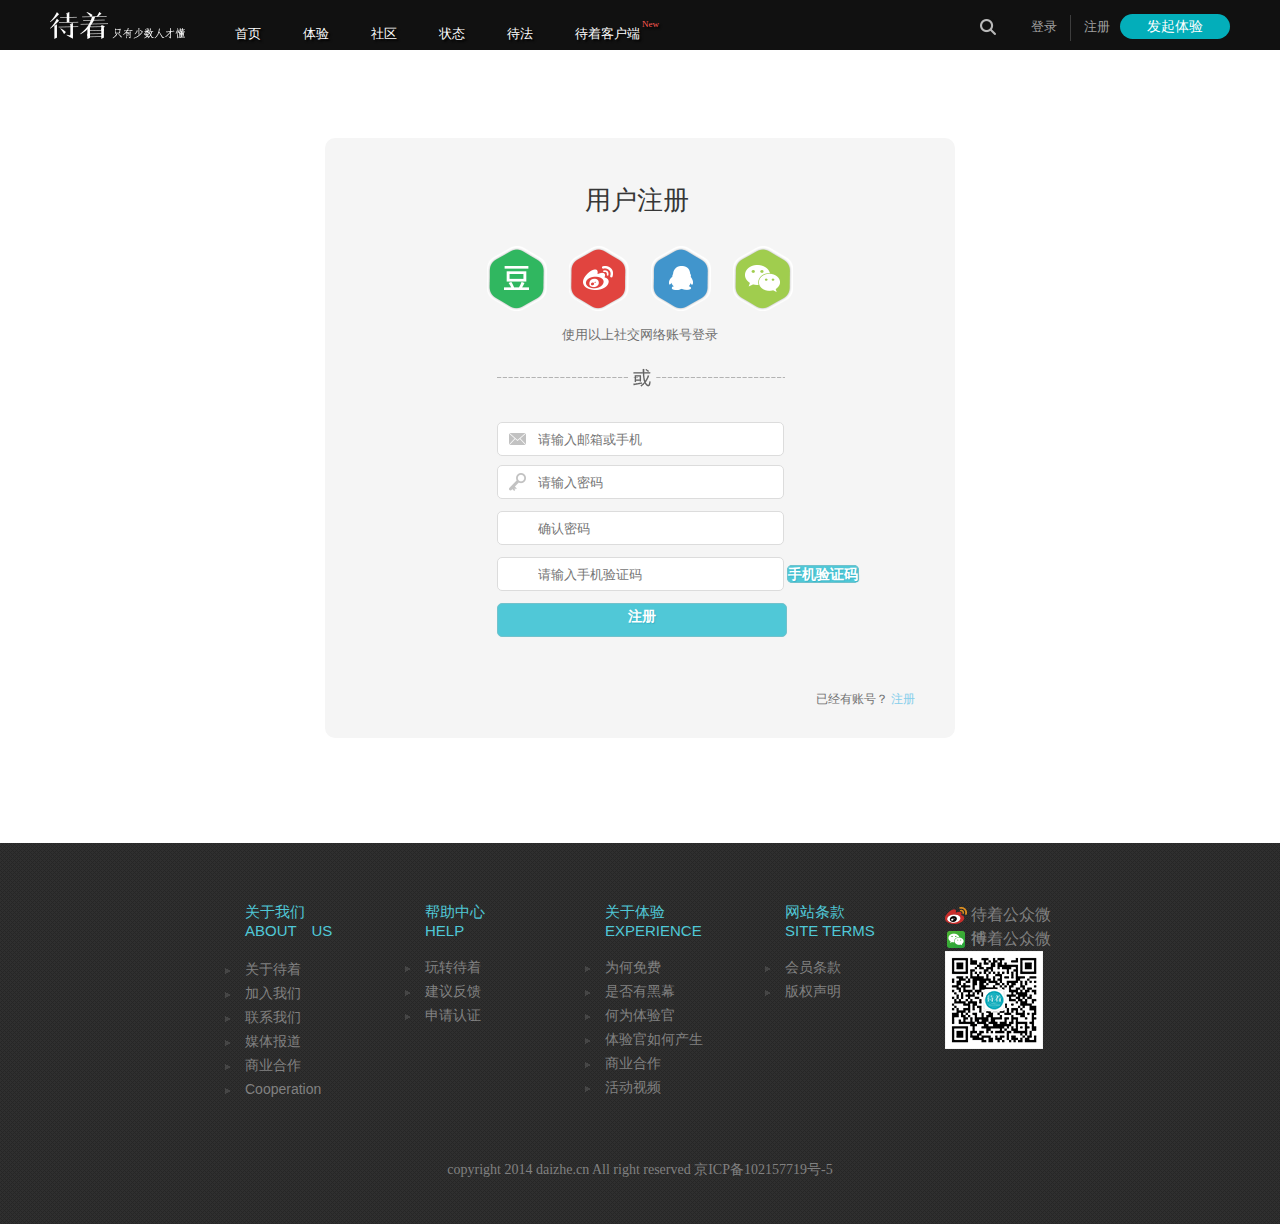
<file: html/register.html>
<!DOCTYPE html>
<html>
<head>
    <meta charset="utf-8" />
    <title></title>
    <link rel="stylesheet" href="../css/reset.css" />
    <link rel="stylesheet" href="../css/register.css" />
</head>
<body>
<div id="hd3">
    <div class="head clearfix">
        <div class="h_left">
            <a href="/">
                <div class="newLogo"></div>
            </a>
            <ul class="nav">
                <li class="btn_track">
                    <a href="/" class="on">首页</a>
                </li>
                <li class="btn_track">
                    <a href="/" >体验</a>
                </li>
                <li class="btn_track">
                    <a href="/" >社区</a>
                </li>
                <li class="btn_track">
                    <a href="/" >状态</a>
                </li>
                <li class="btn_track">
                    <a href="/" >待法</a>
                </li>
                <li class="client">
                    <a href="/" >待着客户端
                        <span class="add_two_newnew">New</span>
                    </a>
                    <div class="nav_appDown clearfix">
                        <div class="nav_appbox">
                            <div class="nav_arrow"></div>
                            <div class="nav_contentbg"></div>
                        </div>
                        <div class="nav_content">
                            <div class="nav_appicon clearfix">
                                <img src="../img/nav_appicon.png"/>
                                <P>
                                    做无用之事
                                    <br>
                                    享受无所事事的快乐
                                </P>
                            </div>
                            <div class="nav_applink clearfix">
                                <div class="link">
                                    <a href="#" style="padding: 0;">
                                        <img src="../img/btn_appstore.png"/>
                                    </a>
                                    <a href="#" style="padding: 0;margin-top: 8px;">
                                        <img src="../img/btn_appstore.png"/>
                                    </a>
                                </div>
                                <div class="qrcode">
                                    <img src="../img/81897d03fc0a1bb99193fb65631068b8_5_1.png" style="width: 88px;height: 88px;"/>
                                    <p>扫码直接下载</p>
                                </div>
                            </div>
                        </div>
                    </div>
                </li>
            </ul>
        </div>
        <div class="search_box clearfix">
            <div class="search_frame fl">
                <form action="/search" method="GET" onsubmit="return checkHeadSearch();">
                    <div class="search_frameLeft">
                        <input type="text" class="text sear" placeholder="Search" name="k" />
                    </div>
                    <input type="" class="searBtn" id="search_in">
                </form>
            </div>
            <div class="user_box2 fl">
                <a href="login.html" class="fl mod_login">登录</a>
                <div class="search_line fl"></div>
                <a href="register.html" class="fl mod_regis">注册</a>
                <a class="weilauch_exper launch_exper">发起体验</a>
            </div>
        </div>
    </div>
</div>
<section class="bgf7">
    <div class="apply_a apply invCode">
        <div class="web_login_box webpageLog">
            <h1>用户注册</h1>
            <div class="link_box">
                <a href="#" class="aclick a1"></a>
                <a href="#" class="aclick a2"></a>
                <a href="#" class="aclick a3"></a>
                <a href="#" class="aclick a4"></a>
                <P>使用以上社交网络账号登录</P>
            </div>
            <div class="huo"></div>
            <div class="mail" id="login_form">
                <div class="log1">
                    <span class="ico1"></span>
                    <span class="error error1 " id="login_form_loginname_name"></span>
                    <span class="e1"></span>
                    <span class="errorImg1"></span>
                    <input type="text" class="text loginName" id="login_from_loginname_name"placeholder="请输入邮箱或手机">
                </div>
                <div class="log2">
                    <span class="ico2"></span>
                    <span class="error error2 " ></span>
                    <span class="e2"></span>
                    <span class="errorImg2"></span>
                    <input type="password" class="text password"placeholder="请输入密码">
                </div>
                <div class="log3">
                    <span class="ico2"></span>
                    <span class="error error3 " ></span>
                    <span class="e3"></span>
                    <span class="errorImg3"></span>
                    <input type="password" class="text sPassword"placeholder="确认密码">
                </div>
                <div class="log4">
                    <span class="ico2"></span>
                    <span class="error error4 " id="login_form_password_error"></span>
                    <span class="e4"></span>
                    <span class="errorImg4"></span>
                    <input type="password" class="text phone" id="login_from_login_password"placeholder="请输入手机验证码">
                    <span class="code">手机验证码</span>
                </div>
                <div class="logBtn">注册</div>
                <p class="goZuce">
                    已经有账号？
                    <a href="#" style="color:skyblue">注册</a>
                </p>
            </div>
        </div>
    </div>
</section>
<ul class="scoll">
    <a class="Provide"><a href="#"></a></a>
    <a class="Feedback"><a href="#"></a></a>
    <div class="backToTop"></div>
</ul>
<div id="ft">
    <ul>
        <li>
            <h5>
                关于我们
                <br>
                <em>ABOUT　US</em>
            </h5>
            <p>
                <a href="#">关于待着</a>
            </p>
            <p>
                <a href="#">加入我们</a>
            </p>
            <p>
                <a href="#">联系我们</a>
            </p>
            <p>
                <a href="#">媒体报道</a>
            </p>
            <p>
                <a href="#">商业合作</a>
            </p>
            <p>
                <a href="#">Cooperation</a>
            </p>
        </li>
        <li>
            <h5>
                帮助中心
                <br>
                <em>HELP</em>
            </h5>
            <p>
                <a href="#">玩转待着</a>
            </p>
            <p>
                <a href="#">建议反馈</a>
            </p>
            <p>
                <a href="#">申请认证</a>
            </p>
        </li>
        <li>
            <h5>
                关于体验
                <br>
                <em>EXPERIENCE</em>
            </h5>
            <p>
                <a href="#">为何免费</a>
            </p>
            <p>
                <a href="#">是否有黑幕</a>
            </p>
            <p>
                <a href="#">何为体验官</a>
            </p>
            <p>
                <a href="#">体验官如何产生</a>
            </p>
            <p>
                <a href="#">商业合作</a>
            </p>
            <p>
                <a href="#">活动视频</a>
            </p>
        </li>
        <li>
            <h5>
                网站条款
                <br>
                <em>SITE TERMS</em>
            </h5>
            <p>
                <a href="#">会员条款</a>
            </p>
            <p>
                <a href="#">版权声明</a>
            </p>
        </li>
        <li class="last">
            <a href="#" class="sina">待着公众微博</a>
            <a href="#" class="weixin">待着公众微信</a>
            <img src="../img/daizhe_code_n.png"/>
        </li>
    </ul>
    <p class="copyright">
        copyright 2014 daizhe.cn All right reserved
        <a href="#">京ICP备102157719号-5</a>
    </p>
</div>
    <script src="../js/jquery-1.11.3.js "></script>
    <script type="text/javascript" src="../js/jquery.cookie.js" ></script>
    <script type="text/javascript" src="../js/json2.js"></script>
    <script src="../javascript/js/register.js"></script>
   <!-- <script src="../js/register.js"></script>-->

</body>
</html>
</file>
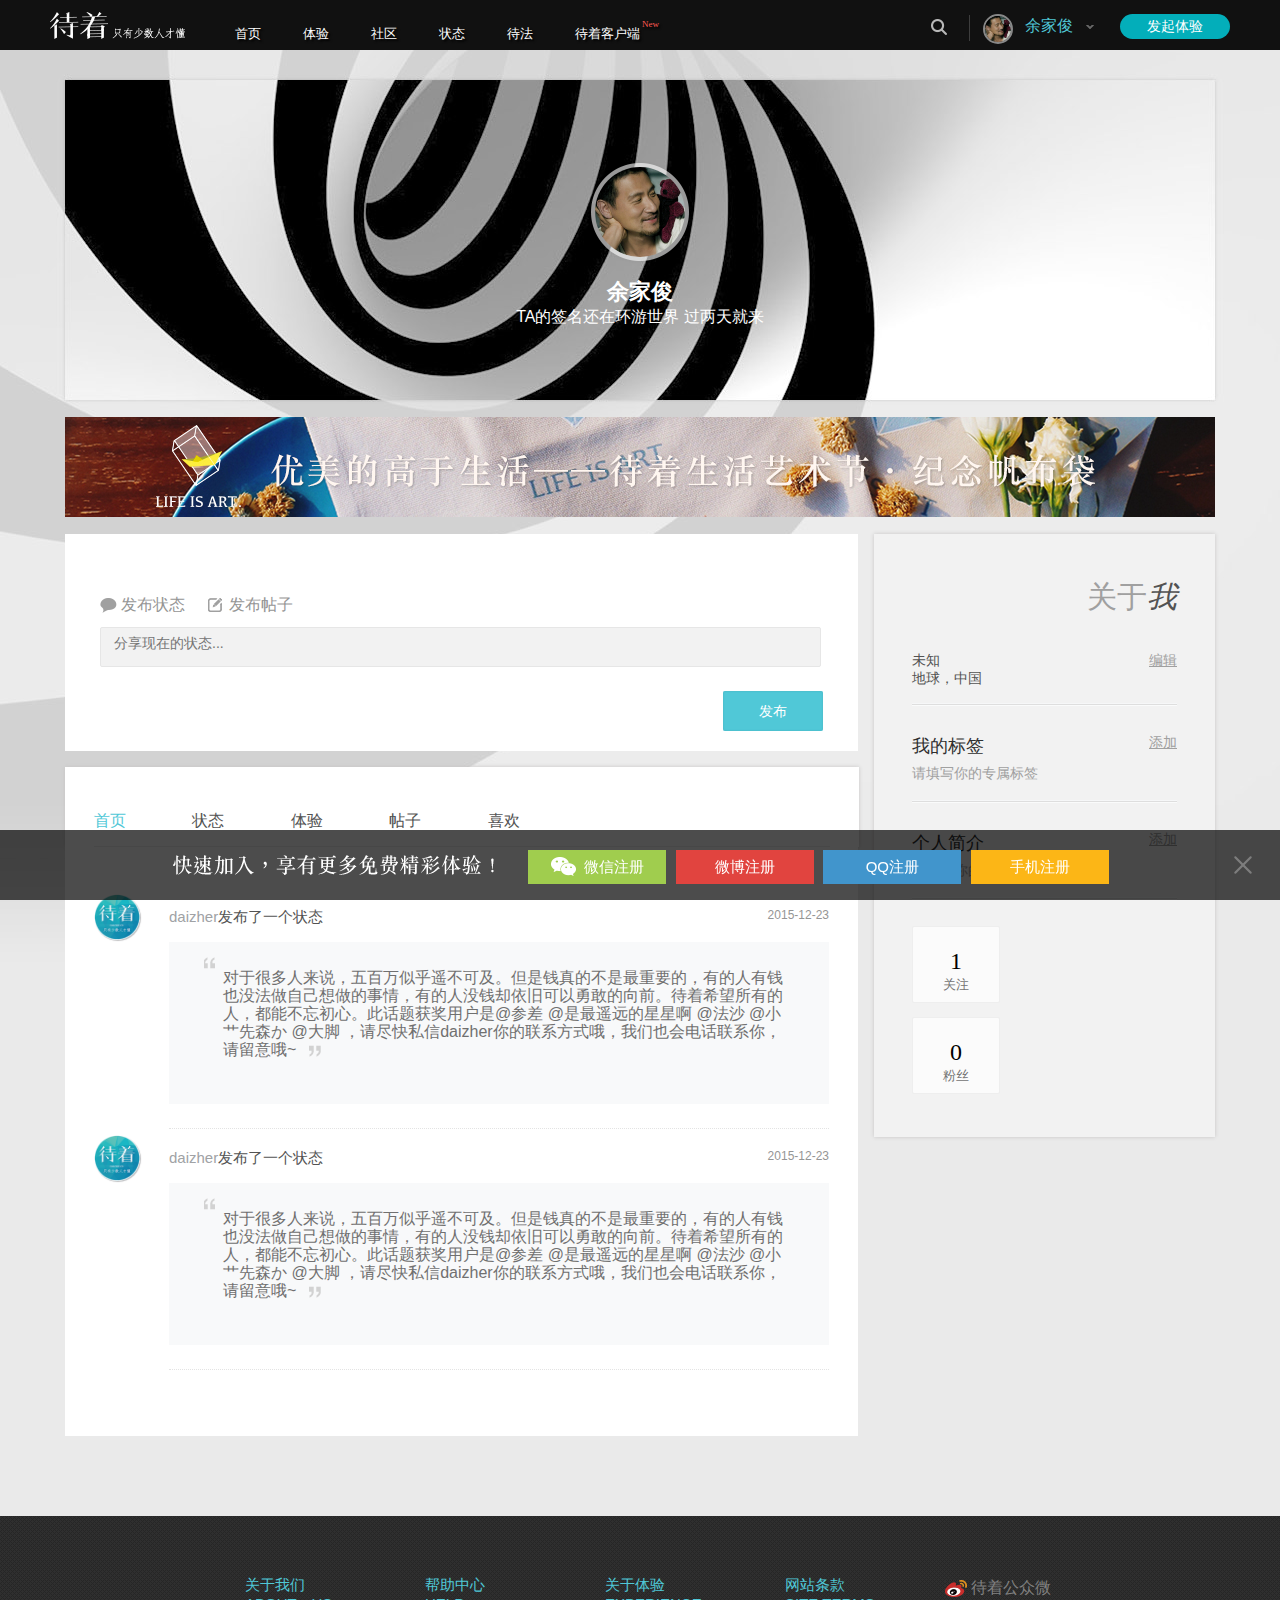
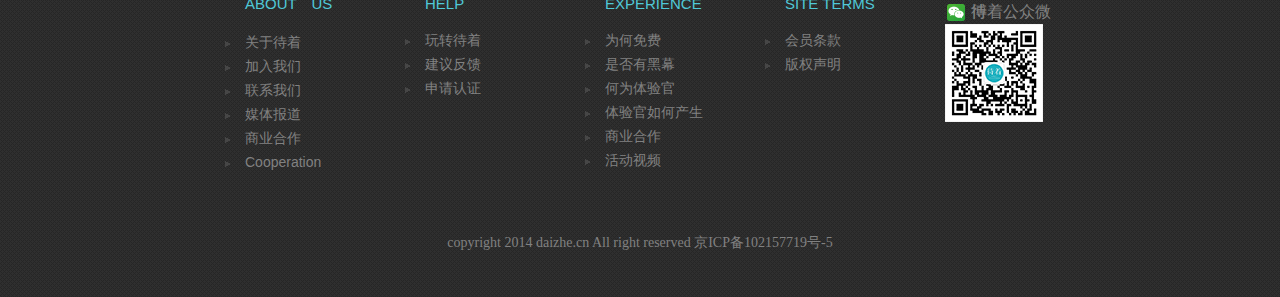
<file: html/user.html>
<!DOCTYPE html>
<html lang="en">
<head>
	<meta charset="UTF-8">
	<title>个人主页</title>
	<link rel="stylesheet" href="../css/reset.css">
	<link rel="stylesheet" href="../css/user.css">
	<link rel="stylesheet" href="../css/based.css" />
	<script src="../js/jquery-1.11.3.js"></script>
	<script src="../js/based.js"></script>
	<script src="../js/user.js"></script>
</head>
<body>
	<!--头部-->
	<div id="hd3">
		<div class="head clearfix">
			<div class="h_left">
				<a href="javascript:;">
					<div class="newLogo"></div>
				</a>
				<ul class="nav">
					<li class="btn_track">
						<a href="../index.html">首页</a>
					</li>
					<li class="btn_track">
						<a href="experience.html">体验</a>
					</li>
					<li class="btn_track">
						<a href="share.html">社区</a>
					</li>
					<li class="btn_track">
						<a href="status.html">状态</a>
					</li>
					<li class="btn_track">
						<a href="lifestyle.html">待法</a>
					</li>
					<li class="client">
						<a href="app.html">待着客户端
						<span class="add_two_newnew">New</span>
						</a>
						<div class="nav_appDown clearfix">
							<div class="nav_appbox">
								<div class="nav_arrow"></div>
								<div class="nav_contentbg"></div>
							</div>
							<div class="nav_content">
								<div class="nav_appicon clearfix">
									<img src="../img/nav_appicon.png"/>
									<P>
										做无用之事
										<br>
										享受无所事事的快乐
									</P>
								</div>
								<div class="nav_applink clearfix">
									<div class="link">
										<a href="#" style="padding: 0;">
											<img src="../img/btn_appstore.png"/>
										</a>
										<a href="#" style="padding: 0;margin-top: 8px;">
											<img src="../img/btn_appstore.png"/>
										</a>
									</div>
									<div class="qrcode">
										<img src="../img/81897d03fc0a1bb99193fb65631068b8_5_1.png" style="width: 88px;height: 88px;"/>
										<p>扫码直接下载</p>
									</div>
								</div>
							</div>
						</div>
					</li>
				</ul>
			</div>
			<div class="search_box clearfix">
				<div class="search_frame fl">
					<form action="/search" method="GET" onsubmit="return checkHeadSearch();">
						<div class="search_frameLeft">
							<input type="text" class="text sear" placeholder="Search" name="k" />
						</div>
						<input type="" class="searBtn" id="search_in">
					</form>
				</div>
				<div class="user_box2 fl">
					<span class="notlogin">
						<a class="fl mod_login">登录</a>
						<div class="search_line fl"></div>
						<a class="fl mod_regis">注册</a>
					</span>
					<span class="islogin">
						<div class="search_line fl"></div>
						<img class="head_img" src="../img/Vestman.png" alt="">
						<span class="u_name">余家俊</span>
						<i class="icon"></i>
						<div class="hide_box">
							<a href="user.html">
								<i></i>
								<em>个人主页</em>
							</a>
							<a href="message.html">
								<i></i>
								<em>消息中心</em>
							</a>
							<a href="#">
								<i></i>
								<em>我的体验</em>
							</a>
							<a href="profile.html">
								<i></i>
								<em>个人设置</em>
							</a>
							<a class="unlogin" href="javascript:;">
								<i></i>
								<em>退出</em>
							</a>
						</div>
					</span>
					<a class="weilauch_exper launch_exper">发起体验</a>
				</div>
			</div>
		</div>
	</div>
	<!--内容-->
	<div class="container">
		<div class="inner">
			<div class="user-info">
				<div class="head-img">
					<a href="javascript:;"><img style="" src="../img/Vestman.png" alt=""></a>
				</div>
				<h3 class="user-name">余家俊</h3>
				<p class="user-word">TA的签名还在环游世界 过两天就来</p>
			</div>
			<div class="ads-user">
				<a href="javascript:;"><img src="../img/20151218160804261.jpg" alt=""></a>
			</div>
			<div class="pre_main clearfix">
				<div class="fl main_left">
					<div class="release-wrapper">
						<div class="release">
							<div class="status">
								<span class="status_1">
									<a href="javascript:;">
										<i class="r1"></i>
										发布状态
									</a>
								</span>
								<span class="status_2">
									<a href="javascript:;">
										<i class="r3"></i>
										发布帖子
									</a>
								</span>
							</div>
							<div class="postingBox">
								<textarea name="" id="" cols="30" rows="10" placeholder="分享现在的状态..."></textarea>
								<div class="clearfix">
									<input type="button" class="fr input" value="发布">
								</div>
							</div>
							<div class="postingBox2">
								<div class="posting-inner">
									<textarea name="" id="" cols="30" rows="10" placeholder="此时此刻，你在如何待着？①待着鼓励你：记录自己美好生活的片刻；②分享新发现，告诉大家好好待着的方法。③待着不欢迎：广告、违法内容、与“待着生活方式”无关的内容。"></textarea>
								</div>
								<textarea name="" id="" cols="30" rows="10" placeholder="多个标签用空格分隔，最多3个"></textarea>
								<input class="file" type="file">
								<div class="load-img">
									<i class="load-img-i"></i>
									<span>照片</span>
								</div>
								<div class="load-mv">
									<i class="load-mv-i"></i>
									<span>视频</span>
								</div>
								<div class="hide-box">
									<span class="hide-arrow"></span>
									<textarea name="" id="" cols="30" rows="10" placeholder="http://"></textarea>
									<div class="hotTag">
										<input type="button" value="确定">
										<a href="javascript:;">取消</a>
										暂时不支持新浪视频和乐视
									</div>
								</div>
								<div class="clearfix">
									<input type="button" class="fr input" value="发布">
								</div>
							</div>
						</div>
					</div>
					<div class="main_leftConcrete">
						<div class="menu">
							<a href="javascript:;" class="on">首页</a>
							<a href="javascript:;">状态</a>
							<a href="javascript:;">体验</a>
							<a href="javascript:;">帖子</a>
							<a href="javascript:;">喜欢</a>
						</div>
					</div>
					<div class="publishMain index show">	<!-- 数据 -->
						<section class="modelInfo clearfix">
							<div class="modelInfo-left">
								<a href="javascript:;">
									<img src="../img/20140625184025656_100_100.png" alt="">
								</a>
							</div>
							<div class="modelInfo-right">
								<h3>
									<a href="javascript:;">daizher</a>发布了一个状态
									<time>2015-12-23</time>
								</h3>
								<div class="box clearfix">
									<div class="text">
										<p class="p-t">
											<i></i>对于很多人来说，五百万似乎遥不可及。但是钱真的不是最重要的，有的人有钱也没法做自己想做的事情，有的人没钱却依旧可以勇敢的向前。待着希望所有的人，都能不忘初心。此话题获奖用户是@参差 @是最遥远的星星啊 @法沙 @小艹先森か @大脚 ，请尽快私信daizher你的联系方式哦，我们也会电话联系你，请留意哦~
											<i></i></p>
										<div class="perAdd_tags"></div>
										<div class="biaoqian"></div>
									</div>
								</div>
							</div>
						</section>
						<section class="modelInfo clearfix">
							<div class="modelInfo-left">
								<a href="javascript:;">
									<img src="../img/20140625184025656_100_100.png" alt="">
								</a>
							</div>
							<div class="modelInfo-right">
								<h3>
									<a href="javascript:;">daizher</a>发布了一个状态
									<time>2015-12-23</time>
								</h3>
								<div class="box clearfix">
									<div class="text">
										<p class="p-t">
											<i></i>对于很多人来说，五百万似乎遥不可及。但是钱真的不是最重要的，有的人有钱也没法做自己想做的事情，有的人没钱却依旧可以勇敢的向前。待着希望所有的人，都能不忘初心。此话题获奖用户是@参差 @是最遥远的星星啊 @法沙 @小艹先森か @大脚 ，请尽快私信daizher你的联系方式哦，我们也会电话联系你，请留意哦~
											<i></i></p>
										<div class="perAdd_tags"></div>
										<div class="biaoqian"></div>
									</div>
								</div>
							</div>
						</section>
					</div>
					<div class="publishMain status">
						<p>发布的状态<span>共0个</span></p>
					</div>
					<div class="publishMain exp">
						<div class="exp_head">
							<a class="active" href="javascript:;">
								免费体验
								(<span>0</span>)
								<i></i>
							</a>
							<a href="javascript:;">
								发起的体验
								(<span>0</span>)
							</a>
							<a href="javascript:;">
								体验愿望
								(<span>0</span>)
							</a>
						</div>
					</div>
					<div class="publishMain tie">
						<p>发布的帖子<span>共0个</span></p>
					</div>
					<div class="publishMain hobby">
						<div class="hobby_head">
							<span class="like">我喜欢的</span>
							<span class="tie show">帖子(<span>0</span>)</span>
							<span class="idea">待法(<span>0</span>)</span>
						</div>
					</div>
				</div>
				<div class="fr main_right">
					<h1>关于<i>我</i></h1>
					<div class="block1">
						<p>未知<a href="javascript:;">编辑</a></p>
						<p>地球，中国</p>
					</div>
					<div class="line_ge"></div>
					<div class="block2">
						<p>我的标签<a href="javascript:;">添加</a></p>
						<p>请填写你的专属标签</p>
					</div>
					<div class="line_ge"></div>
					<div class="block3">
						<p>个人简介<a href="javascript:;">添加</a></p>
						<p>请填写你的个人简介</p>
					</div>
					<div class="line_ge"></div>
					<div class="fansBox">
						<div class="clearfix fans">
							<div class="attention">
								<a href="javascript:;"></a>
								<span>1</span>
								<em>关注</em>
							</div>
							<ul class="imgList"></ul>
						</div>
						<div class="clearfix fans">
							<div class="attention">
								<a href="javascript:;"></a>
								<span>0</span>
								<em>粉丝</em>
							</div>
						</div>
					</div>	
				</div>
			</div>
		</div>
	</div>
	<!--回到顶部-->
	<ul class="scoll">
		<li class="Provide"><a href="#"></a></li>
		<li class="Feedback"><a href="#"></a></li>
		<li class="backToTop"></li>
	</ul>
	<!--模态框部分-->
	<div class="loginpop_bottom_box">
		<div class="bomBox">
			<span class="foot_text"></span>
			<a href="#" class="a_style weixin">
				<i></i>
				微信注册
			</a>
			<a href="#" class="a_style weibo">
				<i></i>
				微博注册
			</a>
			<a href="#" class="a_style qq">
				<i></i>
				QQ注册
			</a>
			<a href="#" class="a_style zc">
				<i></i>
				手机注册
			</a>
		</div>
		<a href="javascript:;" class="close"></a>
	</div>
	<!--尾部-->
	<div id="ft">
		<ul>
			<li>
				<h5>
					关于我们
					<br>
					<em>ABOUT　US</em>
				</h5>
				<p>
					<a href="#">关于待着</a>
				</p>
				<p>
					<a href="#">加入我们</a>
				</p>
				<p>
					<a href="#">联系我们</a>
				</p>
				<p>
					<a href="#">媒体报道</a>
				</p>
				<p>
					<a href="#">商业合作</a>
				</p>
				<p>
					<a href="#">Cooperation</a>
				</p>
			</li>
			<li>
				<h5>
					帮助中心
					<br>
					<em>HELP</em>
				</h5>
				<p>
					<a href="#">玩转待着</a>
				</p>
				<p>
					<a href="#">建议反馈</a>
				</p>
				<p>
					<a href="#">申请认证</a>
				</p>
			</li>
			<li>
				<h5>
					关于体验
					<br>
					<em>EXPERIENCE</em>
				</h5>
				<p>
					<a href="#">为何免费</a>
				</p>
				<p>
					<a href="#">是否有黑幕</a>
				</p>
				<p>
					<a href="#">何为体验官</a>
				</p>
				<p>
					<a href="#">体验官如何产生</a>
				</p>
				<p>
					<a href="#">商业合作</a>
				</p>
				<p>
					<a href="#">活动视频</a>
				</p>
			</li>
			<li>
				<h5>
					网站条款
					<br>
					<em>SITE TERMS</em>
				</h5>
				<p>
					<a href="#">会员条款</a>
				</p>
				<p>
					<a href="#">版权声明</a>
				</p>
			</li>
			<li class="last">
				<a href="#" class="sina">待着公众微博</a>
				<a href="#" class="weixin">待着公众微信</a>
				<img src="../img/daizhe_code_n.png"/>
			</li>
		</ul>
		<p class="copyright">
			copyright 2014 daizhe.cn All right reserved
			<a href="#">京ICP备102157719号-5</a>
		</p>
	</div>
</body>
</html>
</file>
<file: css/based.css>
/*回到顶部*/
.Provide {
     border-top: 1px solid #9b9b9b;
     background: url(../img/returnTop.png) -199px 0px no-repeat;
     width: 60px;
     height: 59px;
     position: fixed;
     z-index: 99999;
     right: 50px;
     bottom: 76px;
     cursor: pointer;
 }
.Provide:hover {
    background: url(../img/returnTop.png) -199px -66px no-repeat;
}
.Feedback {
    border-top: 1px solid #9b9b9b;
    background: url(../img/returnTop.png) -67px 0px no-repeat;
    width: 60px;
    height: 59px;
    position: fixed;
    z-index: 99999;
    right: 50px;
    bottom: 136px;
    cursor: pointer;
}
.scoll{
    display: none;
}
.Feedback:hover{
    background: url(../img/returnTop.png) -67px -66px no-repeat;
}
.backToTop {
    background: url(../img/returnTop.png) no-repeat;
    width: 60px;
    height: 60px;
    position: fixed;
    z-index: 19;
    right: 50px;
    bottom: 196px;
    cursor: pointer;

}
.backToTop:hover{
    background: url(../img/returnTop.png) 0 -66px no-repeat;
}
/*头部*/
#hd3 {
    width: 100%;
    background: #111;
    height: 50px;
    min-width: 1150px;
    position: relative;
    z-index: 99999;
}
.clearfix:before, .clearfix:after {
    content: '.';
    display: block;
    overflow: hidden;
    visibility: hidden;
    font-size: 0;
    line-height: 0;
    width: 0;
    height: 0;
}
#hd3 .head .h_left {
    margin-left: 50px;
    float: left;
    width: 720px;
}
#hd3 .head .newLogo {
    width: 135px;
    height: 27px;
    background: url(../img/logo2.png) no-repeat;
    position: absolute;
    top: 12px;
    left: 50px;
}
#hd3 .nav {
    position: relative;
    float: left;
    margin-left: 164px;
    height: 50px;
}
#hd3 .nav li a.on {
    color: #03AEBA;
}
#hd3 .nav li {
    float: left;
    font-size: 13px;
    position: relative;
    z-index: 2;
    font-family: "微软雅黑";
}
#hd3 .nav li a {
    color: #fff;
    display: inline-block;
    padding: 25px 21px 0;
    height: 36px;
    text-shadow: 2px 2px 2px #010101;
}
#hd3 .nav li a:hover {
    color: #03aeba;

}
.add_two_newnew {
    width: 21px;
    height: 8px;
    color: #ff5b54;
    position: absolute;
    top: 19px;
    right: -2px;
    font-size: 9px;
}
/*right*/
.fl {
    float: left;
}
#hd3 .search_box {
    padding-top: 14px;
    position: absolute;
    right: 50px;
}
#hd3 .search_frame {
    position: relative;
    width: 222px;
}
#hd3 .search_frame .search_frameLeft {
    position: relative;
    display: inline-block;
    overflow: hidden;
    width: 0px;
    transition: width 0.5s;
    -moz-transition: width 0.5s;
    -webkit-transition: width 0.5s;
    -o-transition: width 0.5s;
    float: right;
}

#hd3 .search_frame .sear {
    list-style-type: none;
    border: 0;
    font-weight: normal;
    border-radius: 2px;
    width: 202px;
    height: 26px;
    padding-top: 1px;
    color: #fff;
    padding-left: 10px;
    background: /*url(../img/search_searbg.png)*/ #2f2f2f;
}
#hd3 .search_frame .searBtn {
    width: 16px;
    height: 16px;
    background: url(../img/searBtn.png) no-repeat;
    cursor: pointer;
    position: absolute;
    right: 22px;
    top: 5px;
    list-style-type: none;
    border: 0;
    font-weight: normal;
}
.user_box2 .notlogin {
    display: none;/********************************/
}
.user_box2 .islogin {
    position: relative;
    color: #50C8D7;
    padding-left: 55px;
}
.hide_box {
    position: absolute;
    top: 30px;
    width: 125px;
    height: 142px;
    background: url(../img/navMorebg2.png) no-repeat;
    z-index: 100;
    display: none;
}
.hide_box a {
    display: block;
    line-height: 28px;
}
.hide_box a i {
    display: inline-block;
    width: 15px;
    height: 15px;
    background: url(../img/usericoAll.png) no-repeat;
    position: relative;
    top: 3px;
    margin-left: 10px;
    margin-right: 5px;
}
.hide_box a:nth-child(1) i {
    background-position: 0 -59px;
}
.hide_box a:nth-child(2) i {
    background-position: 0 0px;
}
.hide_box a:nth-child(3) i {
    background-position: 0 -84px;
}
.hide_box a:nth-child(4) i {
    background-position: 0 -20px;
}
.hide_box a:nth-child(5) i {
    background-position: 0 -41px;
}
.hide_box em {
    color: #E7E7E7;
}
.user_box2 .islogin .u_name {
    cursor: pointer;
}
.user_box2 .islogin > i {
    width: 8px;
    height: 4px;
    background: url(../img/name_rico.png) no-repeat;
    display: inline-block;
    position: relative;
    top: -2px;
    left: 8px;
    margin-right: 20px;
    cursor: pointer;
}
.user_box2 .islogin img {
    width: 26px;
    height: 26px;
    border-radius: 100px;
    margin: 0px 0px 0px 13px;
    border: 2px solid rgba(255,255,255,0.5);
    border-radius: 100px;
    position: absolute;
    left: 0;
}
#hd3 .search_box .mod_login{
    font-size:13px;
    display: inline-block;
    color: #a0a0a0;
    margin:4px 13px 0px 13px;
}
#hd3 .search_line{
    width: 1px;
    height: 26px;
    background: #3d3d3d;
    margin-top:1px;
}
#hd3 .search_box .mod_regis{
    font-size:13px;
    color: #a0a0a0;
    display: inline-block;
    margin:4px 0px 0px 13px;
}
#hd3 .search_box .launch_exper{
    color: #fff;
    font-size:14px;
    background: #03aeba;
    width: 110px;
    height:25px;
    line-height:25px;
    -webkit-border-radius:15px;
    -moz-border-radius:15px;
    border-radius:15px;
    text-align: center;
    display: inline-block;
    margin-left: 10px;
}
/*尾部*/
#ft{
    background: url(../img/ft_bg.png);
    padding-bottom:45px;
    min-width: 1150px;
}
#ft ul{
    width:830px;
    margin:0 auto;
    padding: 60px 0 0;
}
#ft li{
    width:180px;
    float: left;
}
#ft ul h5{
    color: #50c8d7;
    font-size: 15px;
    padding:0 0 16px 20px;
}
#ft ul p{
    font-size: 14px;
    line-height: 24px;
}
#ft ul p a{
    background: url(../img/hf_bg.png) left -19px no-repeat;
    display: inline-block;
    padding-left: 20px;
    color: #818181;
}
#ft ul .last{
    width: 110px;
}
#ft ul .last a{
     display: block;
     padding:0 0 0 26px;
     height: 24px;
     line-height: 24px;
     color: #818181;
 }
#ft ul .last .sina{
    background: url(../img/sina_icon.png) left center no-repeat;
}
#ft ul .last .weixin{
    background: url(../img/weixin_icon.png)left center no-repeat;
}
#ft .copyright{
    display: block;
    clear: both;
    text-align: center;
    color: #818181;
    font-size: 14px;
    padding-top: 60px;
    font-family: Tahoma;
}
#ft .copyright a{
      color: #818181;
      font-size: 14px;
}
#ft .copyright a{
    color: #818181;
    font-size: 14px;
}
#ft .copyright a:hover{
    color: #50c8d7;
    text-decoration: underline;
}
/*模态框*/
.loginpop_bottom_box{
    display: block;
    height: 70px;
    width:100%;
    z-index:999;
    position: fixed;
    bottom:0px;
    left:0px;
    background: rgba(0,0,0,0.7) ;
}
.loginpop_bottom_box .bomBox {
    width: 950px;
    margin: 0px auto;
}
.loginpop_bottom_box .bomBox .foot_text {
    display: inline-block;
    width: 333px;
    height: 23px;
    background: url(../img/foot_text.png) no-repeat;
    margin: 24px 26px 0px 0px;
}
.loginpop_bottom_box .bomBox .a_style {
    font-size: 15px;
    color: #fff;
    line-height: 34px;
    text-align: center;
    width: 138px;
    height: 34px;
    display: inline-block;
    margin: 0px 5px 0px 0px;
    position: relative;
    top: -5px;
}
.loginpop_bottom_box .bomBox .weixin{
    background: #a0cd4e;
}
.loginpop_bottom_box .bomBox .weibo{
    background: #e1443f;
}
.loginpop_bottom_box .bomBox .qq{
    background: #4195cc;
}
.loginpop_bottom_box .bomBox .zc{
    background: #fcb616;
}
.loginpop_bottom_box .bomBox .weixin i {
    position: relative;
    top: 4px;
    margin-right: 4px;
    display: inline-block;
    width: 25px;
    height: 19px;
    background: url(../img/login_three.png) no-repeat;
}
.loginpop_bottom_box .close {
    width: 18px;
    height: 18px;
    display: block;
    position: fixed;
    bottom: 26px;
    right: 28px;
    background: url(../img/foot_icos.png) 0px -127px no-repeat;
}
/*二维码*/

.nav_appDown{
    position:absolute;
    left:-88px;
    top:50px;
    width:0;
    height:0;
    padding:0;
    color:#fff;
    display:none;
}
.nav_appDown .nav_appbox{
    width:0;
    height:0;
    position:relative;
}
.nav_appDown .nav_appbox .nav_arrow{
    position:absolute;
    left:130px;
    top:-10px;
    width:0;
    height:0;
    border:10px solid transparent;
    border-bottom-color: #000;
    filter:alpha(opacity=80);
    -moz-opacity:0.8;
    opacity:0.8;
}
.nav_appDown .nav_appbox .nav_contentbg{
    position:absolute;
    top:10px;
    width:270px;
    height:260px;
    background:#000;
    -moz-border-radius:15px;
    -webkit-border-radius:15px;
    border-radius:15px;
    filter:alpha(opacity=80);
    -moz-opacity:0.8;
    opacity:0.8;
}
.nav_appDown .nav_content{
    position:absolute;
    top:40px;
    left:20px;
    width:230px;
    filter:alpha(opacity=100);
    -moz-opacity:1;
    opacity:1;
}
.nav_appDown .nav_content .nav_appicon{
    padding-bottom:20px;
    border-bottom:1px solid #5b5b5b;
}
.nav_appDown .nav_content .nav_appicon img{
    float:left;
    margin-right:15px;
}
.nav_appDown .nav_content .nav_appicon p{
    float:left;
    width:150px;
    line-height:18px;
    padding-top:23px;
}
.nav_appDown .nav_content .nav_applink{
    padding-top:20px;
}
.nav_appDown .nav_content .nav_applink .link{
    float:left;
    width:142px;
}
.nav_appDown .nav_content .nav_applink .qrcode{
    float:left;
    width:88px;
    text-align:center;
}
</file>
<file: css/app.css>
html,body {
    width: 100%;
}
.w1150 {
    width: 1150px;
    margin: 0 auto;
    padding: 70px 0;
}
.w1150 .appDown {
    position: relative;
    width: 100%;
    height: 738px;
    background: url(../img/appDown_page.png);
}
.appDown-info {
    position: absolute;
    right: 50px;
    bottom: 30px;
}
.appDown-info .fl {
    float: left;
}
.left_down>div {
    float: left;
    margin-right: 15px;
}
.left_down .r1 a:nth-child(1){
    display: block;
    margin-bottom: 15px;
}
.left_down .r2 {
    font-size: 14px;
    text-align: center;
    color: #888
}
.left_down .r2 img {
    width: 111px;
    height: 111px;
}
.right_down {
    padding: 30px 0 0 18px;
    border-left: 1px solid #ccc;
}
.right_down p {
    padding-bottom:13px;
    color: #888;

}
.right_down a{
    display: inline-block;
    margin-right: 8px;
    width: 44px;
    height: 44px;
    background: url(../img/contact.png);
}
.right_down a:nth-child(2){
    background-position:0 0  ;
}
.right_down a:nth-child(3){
    background-position: -48px 0;
}
.right_down a:nth-child(4){
    background-position: -97px 0 ;
}
.right_down a:nth-child(5){
    background-position: -146px 0;
}
</file>
<file: less/experience.css>
.clear {
  zoom: 1;
}
.w1000 {
  width: 1000px;
  margin: 0px auto;
}
.lineMargin {
  height: 1px;
  background: #e8e8e8;
  margin: 30px 0px;
}
.experImg {
  -opacity: 0;
}
#common_ajax_loading {
  display: none;
  width: 100px;
  height: 100px;
  line-height: 100px;
  background: #777A83;
  text-align: center;
  overflow: hidden;
  position: fixed;
  z-index: 999999991;
  left: 50%;
  bottom: 100px;
  margin-left: -50px;
  color: #ffffff;
  font-size: 18px;
  filter: alpha(opacity=60);
  opacity: 0.5;
  -moz-opacity: 0.5;
}
#common_ajax_loading img{
	display:inline-block;
	text-align:center;
	vertical-align:middle;
}
#common_ajax_mask {
  display: none;
  position: fixed;
  z-index: 999999990;
  top: 0;
  left: 0;
  right: 0px;
  bottom: 0px;
  background: #333333;
  filter: alpha(opacity=60);
  opacity: 0.6;
}
.Listpic_zhezhao {
  display: none;
  position: absolute;
  top: 0px;
  left: 0px;
  width: 320px;
  height: 204px;
  background: rgba(0, 0, 0, 0.7) none repeat scroll !important;
  background: #000;
  filter: alpha(opacity=70);
  text-align: center;
}
.Listpic_zhezhao .apply {
  font-size: 13px;
  color: #50c8d7;
  width: 126px;
  height: 32px;
  line-height: 32px;
  border: 2px solid #50c8d7;
  margin-top: 83px;
  display: inline-block;
}
.bodyBg {
  min-width: 1150px;
  background-color: #efefef;
}
.bodyBg .topBanner {
  background: url(../img/image/list_banner.png) center top no-repeat;
  height: 348px;
  width: 100%;
  min-width: 1150px;
}
.bodyBg .topBanner .topNavList a {
  float: left;
  margin: 75px 37px 0px 0px;
  width: 170px;
  height: 167px;
}
.bodyBg .topBanner .topNavList .item1 {
  background: url(../img/image/list_bigNav1.png) 0px 3px no-repeat;
}
.bodyBg .topBanner .topNavList .item2 {
  background: url(../img/image/list_bigNav3.png) no-repeat;
  margin-left: 60px;
}
.bodyBg .topBanner .topNavList .item3 {
  background: url(../img/image/list_bigNav2.png) no-repeat;
  margin-left: 60px;
}
.bodyBg .topBanner .topNavList .item4 {
  background: url(../img/image/list_bigNav4new.png) no-repeat;
  margin-left: 60px;
  margin-right: 0;
}
.bodyBg .bannerBom {
  height: 50px;
  background: #2f2f2f;
  border-bottom: 3px solid #50c8d7;
}
.bodyBg .bannerBom .bom-left {
  width: 660px;
  height: 50px;
  background: url(../img/image/list_title1.png) no-repeat;
}
.bodyBg .bannerBom .right-putbtn {
  margin-top: 10px;
  width: 200px;
  height: 30px;
  font-size: 13px;
  text-align: center;
  line-height: 30px;
  color: #fff;
  border-radius: 15px;
  background: #50c8d7;
}
.bodyBg .bannerBom .right-putbtn:hover {
  background: #72d8e5;
}
.bodyBg .all-areaBox {
  width: 1000px;
  margin: 25px auto;
  background: #fff;
  font-size: 13px;
  color: #959595;
  padding: 4px 0px 17px 0px;
}
.bodyBg .all-areaBox .areaBox-city {
  padding: 5px 0px 12px 17px;
  position: relative;
}
.bodyBg .all-areaBox .areaBox-city .sm_tit {
  display: inline-block;
  margin-right: 30px;
}
.bodyBg .all-areaBox .areaBox-city .sm_tit i {
  background: url(../img/image/icos.png) -351px -113px no-repeat;
  display: inline-block;
  width: 18px;
  height: 23px;
  position: relative;
  top: 7px;
  margin-right: 6px;
}
.bodyBg .all-areaBox .areaBox-city a {
  margin-right: 20px;
  color: #959595;
}
.bodyBg .all-areaBox .areaBox-city a.cur {
  color: #fff;
  background: #3d3d3d;
  padding: 1px 5px 2px 5px;
}
.bodyBg .all-areaBox .areaBox-city a:hover {
  text-decoration: underline;
}
.bodyBg article .listBox {
  padding-bottom: 100px;
}
.bodyBg article .listBox .rightSelected {
  width: 260px;
  padding: 30px;
  margin-bottom: 150px;
  background: #fff;
  box-shadow: 0px 0px 5px #ccc;
}
.bodyBg article .listBox .rightSelected .newUser h1 {
  font-size: 18px;
  color: #3d3d3d;
  padding-bottom: 20px;
}
.bodyBg article .listBox .rightSelected .newUser a {
  font-size: 12px;
  display: block;
  float: left;
  color: #fff;
  background: #aaa;
  border-radius: 15px;
  padding: 1px 9px;
  margin: 0px 5px 10px 0px;
}
.bodyBg article .listBox .rightSelected .newUser a:hover {
  background: #3d3d3d;
}
.bodyBg article .listBox .rightSelected .experice-officer {
  position: relative;
}
.bodyBg article .listBox .rightSelected .experice-officer h1 {
  color: #3d3d3d;
  font-size: 18px;
}
.bodyBg article .listBox .rightSelected .experice-officer .officeList {
  margin-top: 10px;
  margin-bottom: 16px;
}
.bodyBg article .listBox .rightSelected .experice-officer .officeList li {
  width: 57px;
  float: left;
  margin-right: 8px;
  padding: 7px 0px 4px 0px;
  position: relative;
}
.bodyBg article .listBox .rightSelected .experice-officer .officeList li .headImg {
  width: 50px;
  height: 50px;
  border-radius: 100px;
  border: 2px solid #ddd;
}
.bodyBg article .listBox .rightSelected .experice-officer .officeList li .model_imgFloat {
  text-align: left;
  z-index: 999;
  border-radius: 5px;
  position: absolute;
  background: #3d3d3d;
  padding: 17px;
  width: 216px;
  top: 59px;
  left: 0px;
  display: none;
}
.bodyBg article .listBox .rightSelected .experice-officer .officeList li .model_imgFloat .f_san {
  width: 9px;
  height: 7px;
  background: url(../img/image/bbs_addIco.png) no-repeat;
  position: absolute;
  top: -7px;
  left: 22px;
}
.bodyBg article .listBox .rightSelected .experice-officer .officeList li .model_imgFloat h4 {
  font-size: 16px;
  color: #50c8d7;
}
.bodyBg article .listBox .rightSelected .experice-officer .officeList li .model_imgFloat h4 a {
  font-size: 16px;
  color: #50c8d7;
}
.bodyBg article .listBox .rightSelected .experice-officer .officeList li .model_imgFloat h4 .model_t2 {
  background-position: -29px 0px;
}
.bodyBg article .listBox .rightSelected .experice-officer .officeList li .model_imgFloat h4 .model_title {
  position: relative;
  top: 5px;
  left: 5px;
  width: 19px;
  height: 19px;
  display: inline-block;
  background: url(../img/image/title2.png) no-repeat;
  cursor: pointer;
}
.bodyBg article .listBox .rightSelected .experice-officer .officeList li .model_imgFloat h4 .model_title .showName {
  display: none;
  position: absolute;
  top: 23px;
  left: -12px;
  width: 1000%;
  z-index: 1;
}
.bodyBg article .listBox .rightSelected .experice-officer .officeList li .model_imgFloat h4 .model_title .showName .name {
  background: #000;
  font-size: 12px;
  color: #fff;
  padding: 3px 8px;
  border-radius: 2px;
  box-shadow: 1px 0px 1px #000;
}
.bodyBg article .listBox .rightSelected .experice-officer .officeList li .model_imgFloat h4 .model_title .showName .g_span {
  background: url(../img/image/name_ico.png) no-repeat;
  width: 13px;
  height: 4px;
  position: absolute;
  top: -1px;
  left: 13px;
}
.bodyBg article .listBox .rightSelected .experice-officer .officeList li .model_imgFloat p {
  font-size: 12px;
  color: #aaa;
}
.bodyBg article .listBox .rightSelected .expericenceReport a:hover {
  text-decoration: underline;
}
.bodyBg article .listBox .rightSelected .expericenceReport h4 {
  font-size: 18px;
  color: #3d3d3d;
}
.bodyBg article .listBox .rightSelected .expericenceReport h4 .more_more {
  font-size: 13px;
  color: #2f2f2f;
  margin-top: 4px;
}
.bodyBg article .listBox .rightSelected .expericenceReport .model_sp {
  width: 260px;
  height: 220px;
  overflow: hidden;
  margin: 15px 0px 25px 0px;
}
.bodyBg article .listBox .rightSelected .expericenceReport .model_sp .t_img {
  width: 260px;
  height: 166px;
}
.bodyBg article .listBox .rightSelected .expericenceReport .model_sp .model_tx {
  padding: 8px 10px 12px 10px;
  height: 35px;
  background: #2f2f2f;
  margin-top: -4px;
}
.bodyBg article .listBox .rightSelected .expericenceReport .model_sp .model_tx .tx_pp {
  font-size: 14px;
  color: #fff;
}
.bodyBg article .listBox .rightSelected .expericenceReport .model_sp .model_tx .tx_name {
  font-size: 12px;
  color: #a0a0a0;
}
.bodyBg article .listBox .rightSelected .expericenceReport .reportList li {
  margin-bottom: 20px;
}
.bodyBg article .listBox .rightSelected .expericenceReport .reportList li .sm_pic {
  width: 80px;
  height: 50px;
}
.bodyBg article .listBox .rightSelected .expericenceReport .reportList li .right_text {
  width: 160px;
  margin-top: -4px;
}
.bodyBg article .listBox .rightSelected .expericenceReport .reportList li .right_text a {
  font-size: 14px;
  color: #828282;
}
.bodyBg article .listBox .rightSelected .expericenceReport .reportList li .right_text .r_name {
  font-size: 12px;
  color: #b1b1b1;
}
.bodyBg article .listBox .leftSelected {
  width: 660px;
}
.bodyBg article .listBox .leftSelected .allList .clemr {
  margin-right: 0;
}
.bodyBg article .listBox .leftSelected .allList li {
  float: left;
  width: 320px;
  margin: 0px 20px 20px 0px;
  position: relative;
  box-shadow: 0px 0px 5px #CCC;
}
.bodyBg article .listBox .leftSelected .allList li .free {
  width: 55px;
  height: 55px;
  background: url(../img/image/list_jiaob.png) 0px -202px no-repeat;
  position: absolute;
  top: 0px;
  left: 0px;
}
.bodyBg article .listBox .leftSelected .allList li:nth-child(2n) {
  margin-right: 0;
}
.bodyBg article .listBox .leftSelected .allList li .b_pic {
  width: 320px;
  height: 204px;
  cursor: pointer;
}
.bodyBg article .listBox .leftSelected .allList li .b_pic img {
  width: 320px;
  height: 204px;
}
.bodyBg article .listBox .leftSelected .allList li .text_info {
  font-size: 15px;
  color: #707070;
  background: #fff;
  height: 80px;
  padding: 10px 20px 10px 20px;
  margin-top: -3px;
}
.bodyBg article .listBox .leftSelected .allList li .text_info h5 {
  font-size: 15px;
  color: #707070;
  height: 35px;
  margin-top: 1px;
}
.bodyBg article .listBox .leftSelected .allList li .text_info h5 .tou {
  color: #7dc2c6;
}
.bodyBg article .listBox .leftSelected .allList li .text_info h5 span {
  font-size: 14px;
  position: relative;
  margin-left: -7px;
  margin-right: 2px;
}
.bodyBg article .listBox .leftSelected .allList li .text_info h5 a {
  color: #707070;
}
.bodyBg article .listBox .leftSelected .allList li .text_info h5 a:hover {
  text-decoration: underline;
}
.bodyBg article .listBox .leftSelected .allList li .text_info .applicaFrame {
  font-size: 13px;
  color: #b5b5b5;
  margin-top: 18px;
}
.bodyBg article .listBox .leftSelected #load_more .pages {
  padding: 20px 0px 24px;
  text-align: center;
}
.bodyBg article .listBox .leftSelected #load_more .pages a,
.bodyBg article .listBox .leftSelected #load_more .pages span {
  display: inline-block;
  height: 24px;
  line-height: 24px;
  padding: 0px 9px;
  margin: 0px 4px;
  font-size: 14px;
  color: #666;
}
.bodyBg article .listBox .leftSelected #load_more .pages a.on,
.bodyBg article .listBox .leftSelected #load_more .pages span.on,
.bodyBg article .listBox .leftSelected #load_more .pages a:hover,
.bodyBg article .listBox .leftSelected #load_more .pages span:hover {
  background: #4EC9D6;
  color: #FFF;
  border-radius: 4px;
  text-decoration: none;
}
.floatNav {
  background: #2f2f2f;
  width: 100%;
  position: fixed;
  top: -1px;
  z-index: 1999;
  display: none;
}
.floatNav .listNavStyle {
  background: #2f2f2f;
  border-bottom: 3px solid #50c8d7;
  height: 50px;
}
.floatNav .listNavStyle .listNavStyle_a a {
  display: inline-block;
  width: 80px;
  height: 50px;
}
.floatNav .listNavStyle .listNavStyle_a a:hover {
  background-color: #50c8d7;
}
.floatNav .listNavStyle .listNavStyle_a .cur {
  background-color: #50c8d7;
}
.floatNav .listNavStyle .listNavStyle_a .first {
  background-image: url(../img/image/list_floatTit1.png);
}
.floatNav .listNavStyle .listNavStyle_a .third {
  background-image: url(../img/image/list_floatTit2.png);
}
.floatNav .listNavStyle .listNavStyle_a .second {
  background-image: url(../img/image/list_floatTit3.png);
}
.floatNav .listNavStyle .listNavStyle_a .fourth {
  background-image: url(../img/image/list_floatTit4new.png);
}
.floatNav .listNavStyle .right-putbtn {
  margin-top: 10px;
  width: 200px;
  height: 30px;
  font-size: 13px;
  text-align: center;
  line-height: 30px;
  color: #fff;
  border-radius: 15px;
  background: #50c8d7;
}
.floatNav .listNavStyle .right-putbtn:hover {
  background: #72d8e5;
}
</file>
<file: css/share.css>
@charset "utf-8";
.bbsBodyBg{
	    background: url(../img/shareBanner/bodyBg.png) #e5e5e5 repeat-x top;
    	min-width: 1150px;
}
.w1000 {
    width: 1000px;
    margin: 0px auto;
}
.com-title {
	width: 1000px;
	padding-top: 30px;
}
.com-banner {
    position: relative;
    height: 330px;
}
.swiper-pagination-bullet{
	cursor: pointer;
	width: 14px;
	height: 14px;
	border-radius:50%;
	background:#E5E5E5;
	opacity: 0.9;
}
.swiper-pagination-bullet-active{
	background: #ffc031;
	opacity: 0.9;
}
.com_info {
    margin-top: 15px;
    width: 1000px;
}
.clear {
    zoom: 1;
}
.Cominfo_left {
    width: 660px;
    margin-bottom: 100px;
}
.borStyle {
    background: #FFF;
    box-shadow: 0px 0px 5px #CCC;
}
.fl {
    float: left;
}
.Cominfo_left .titleBox {
    border-bottom: 1px solid #f2f2f4;
    position: relative;
    margin: 0px 35px;
}
.Cominfo_left .titleBox .comTitle {
    font-size: 16px;
    color: #434343;
}
.Cominfo_left .titleBox .comTitle li.on {
    color: #50c8d7;
}
.Cominfo_left .titleBox .comTitle li {
    float: left;
    cursor: pointer;
    padding: 27px 40px 20px 0px;
}
.Cominfo_left .titleBox .comTitle li.on a {
    color: #50c8d7;
}
.Cominfo_left .titleBox .comTitle li a {
    color: #707070;
    font-size: 16px;
}
.clear:before, .clear:after {
    content: '.';
    display: block;
    overflow: hidden;
    visibility: hidden;
    font-size: 0;
    line-height: 0;
    width: 0;
    height: 0;
}
.clear:after {
    clear: both;
}
a {
    color: #50c8d7;
    text-decoration: none;
}
.Cominfo_left .hothing {
    margin: 16px 0px 0px 35px;
}
.Cominfo_left .hothing .tagCur {
    font-size: 14px;
    color: #434343;
}
.Cominfo_left .hothing .tagCur .on {
    color: #fff;
    background: #2f2f2f;
    padding: 1px 5px;
}
.Cominfo_left .hothing .tagCur a {
    color: #434343;
    margin-right: 17px;
}
.bbsList_ul li {
    border-bottom: 1px solid #ececec;
    padding: 28px 0px 33px 0px;
}
.clear {
    zoom: 1;
}
.bbsList_ul li .touHead {
    width: 60px;
    margin-left: 35px;
    position: relative;
    padding-bottom: 20px;
}

.fl {
    float: left;
}
a {
    color: #50c8d7;
    text-decoration: none;
}
.bbsHeadImg {
    width: 46px;
    height: 46px;
    border-radius: 100px;
}
.bbsList_ul li .touHead .model_imgFloat {
    left: -3px;
}
.bbsmainRight .b_tags .tags_ico {
    display: inline-block;
    position: relative;
    top: 3px;
    margin-right: 8px;
    width: 15px;
    height: 15px;
    background: url(../img/shareBanner/icos.png)no-repeat -161px 0px;
}
.bbsmainRight .b_tags a {
    color: #fff;
    font-size: 12px;
    background: #b5b5b5;
    border-radius: 15px;
    padding: 1px 10px;
    margin-right: 5px;
}
.model_imgFloat {
    text-align: left;
    z-index: 999;
    border-radius: 5px;
    position: absolute;
    background: #3d3d3d;
    padding: 17px;
    width: 216px;
    top: 59px;
    left: 0px;
    display: none;
}
.model_imgFloat .f_san {
    width: 9px;
    height: 7px;
    background: url(../img/shareBanner/bbs_addIco.png) no-repeat;
    position: absolute;
    top: -7px;
    left: 22px;
}
.model_imgFloat h4 {
    font-size: 16px;
    color: #50c8d7;
}
.model_imgFloat h4 a {
    font-size: 16px;
    color: #50c8d7;
}
.model_t2 {
    background-position: -29px 0px;
}
.model_title {
    position: relative;
    top: 5px;
    left: 5px;
    width: 19px;
    height: 19px;
    display: inline-block;
    background: url(../img/shareBanner/title2.png) no-repeat;
    cursor: pointer;
}
.model_title .showName {
    display: none;
    position: absolute;
    top: 23px;
    left: -12px;
    width: 1000%;
    z-index: 1;
}
.model_title .showName .name {
    background: #000;
    font-size: 12px;
    color: #fff;
    padding: 3px 8px;
    border-radius: 2px;
    box-shadow: 1px 0px 1px #000;
}
.model_title .showName .g_san {
    background: url(../img/shareBanner/name_ico.png) no-repeat;
    width: 13px;
    height: 4px;
    position: absolute;
    top: -1px;
    left: 13px;
}
.model_imgFloat p {
    font-size: 12px;
    color: #aaa;
}
.likeMe.like_109464 {
    text-align: left;
    z-index: 999;
    border-radius: 5px;
    position: absolute;
    background: #3d3d3d;
    padding: 17px;
    width: 216px;
    top: 59px;
    left: 0px;
    display: none;
}
.model_imgFloat .likeMe a {
    margin-left: 3px;
    color: #fff;
    width: 68px;
    height: 23px;
    text-align: center;
    line-height: 23px;
    display: inline-block;
    text-decoration: none;
    border-radius: 2px;
    position: relative;
    left: -2px;
    margin-top: 9px;
}
.model_imgFloat .attention {
    background: url(../img/shareBanner/icoPng.png) 0px -47px no-repeat;
}
.model_imgFloat .attention i {
    width: 10px;
    height: 10px;
    display: inline-block;
    background: url(../img/shareBanner/icoPng.png) -128px -24px no-repeat;
    margin-right: 5px;
}
.bbsList_ul li .bbsmainRight {
    width: 530px;
}
.bbsmainRight h3 {
    font-size: 16px;
    color: #535353;
}
.bbsmainRight h3 a {
    color: #535353;
}
.bbsmainRight .nameTime {
    font-size: 12px;
    color: #959595;
    height: 20px;
    margin: 0px 0px 25px 0px;
}
.bbsmainRight .nameTime .b_name {
    color: #959595;
    margin-right: -3px;
}
.bbsmainRight .nameTime .b_time {
    margin-left: 15px;
}
.bbsmainRight .bbsText_in_no {
    width: 520px;
    font-size: 13px;
    color: #959595;
}
.bbsmainRight .bbsText_in_no p {
    line-height: 20px;
    word-break: break-all;
    word-wrap: break-word;
}
.bbsmainRight .bbsText_in_no p a {
    color: #959595;
}
.bbsmainRight .bbsTagesIcos {
    margin-top: 24px;
}
.bbsmainRight .b_icos {
    color: #959595;
    margin-top: 3px;
}
.fr {
    float: right;
}
.bbsmainRight .b_icos .i1 {
    background-position: 0px 0px;
    padding-left: 22px;
}
.bbsmainRight .b_icos i {
    background: url(../img/shareBanner/index_icos.png) 0px 0px no-repeat;
    font-size: 11px;
    margin-right: 8px;
}
i, em {
    font-style: normal;
}
.bbsmainRight .b_icos .i2 {
    background-position: 0px -27px;
    padding-left: 22px;
}
.bbsmainRight .b_icos .i3 {
    background-position: 0px -56px;
    padding-left: 22px;
}
.bbsmainRight .bbsText_in p {
    line-height: 20px;
    word-break: break-all;
    word-wrap: break-word;
}
.bbsmainRight .bbsText_in {
    width: 330px;
    font-size: 13px;
    color: #959595;
}
.bbsmainRight .bbsText_in p a {
    color: #959595;
}
/*分页*/
.pages {
    padding: 20px 0px 24px;
    text-align: center;
}
.pages .hidden {
    display: none;
}
.pages a, .pages span {
    display: inline-block;
    height: 24px;
    line-height: 24px;
    padding: 0px 9px;
    margin: 0px 4px;
    font-size: 14px;
    color: #666;
}
/*left-end*/
.Cominfo_right {
	position: relative;
    width: 312px;
    margin-bottom: 80px;
}
.fr {
    float: right;
}
.Cominfo_right_info {
    padding: 0px 25px;
}
.fabu{
	
}
.borStyle {
    background: #FFF;
    box-shadow: 0px 0px 5px #CCC;
}
.hotTags {
    margin-top: 20px;
}
.Cominfo_right .hotTags .tit h3 {
    padding: 25px 0px 18px 0px;
}
.Cominfo_right .tit h3 {
    font-size: 16px;
    color: #3d3d3d;
}
.hotTags .tagsList a {
    display: inline-block;
    margin: 0px 7px 10px 0px;
    color: #FFF;
    font-size: 12px;
    background: #B5B5B5;
    border-radius: 15px;
    padding: 1px 10px;
}

.lineDiv {
    width: 260px;
    height: 1px;
    background: #e8e8e8;
    margin: 25px 0px;
}

.bbsA_ad {
    margin-top: 15px;
}

.h10 {
    height: 5px;
}
.bbsA_ad img {
    width: 260px;
    height: 166px;
    margin: 0px 0px 0px 0px;
}
.Cominfo_right .tit h3 {
    font-size: 16px;
    color: #3d3d3d;
}
.Cominfo_right .hotUser .userList {
    padding: 20px 0px 6px 0px;
    margin-bottom: -10px;
}
.Cominfo_right .hotUser .userList li {
    float: left;
    padding: 0px 12px 10px 6px;
    position: relative;
}
a {
    color: #50c8d7;
    text-decoration: none;
}
.Cominfo_right .hotUser .userList li img {
    width: 46px;
    height: 46px;
    border-radius: 100px;
}
.Cominfo_right .hotUser .userList li .model_imgFloat {
    left: 4px;
    top: 40px;
}
.lineDiv {
    width: 260px;
    height: 1px;
    background: #e8e8e8;
    margin: 25px 0px;
}
.experienceReport {
    padding-bottom: 30px;
}
.experienceReport h4 {
    font-size: 16px;
    color: #3d3d3d;
}
.reportList {
    margin-top: 10px;
}
.reportList li {
    padding: 10px 0px;
}
.reportList li .right_textno {
    width: 250px;
}
.reportList li .right_textno .one {
    width: 5px;
    height: 5px;
    display: inline-block;
    background: #ff6e68;
    border-radius: 100px;
    position: relative;
    top: -2px;
    margin-right: 13px;
}
.reportList li .right_textno .h_txt {
    width: 260px;
    color: #7c7c7c;
    font-size: 14px;
}
.reportList li .right_textno .two {
    width: 5px;
    height: 5px;
    display: inline-block;
    background: #ffc031;
    border-radius: 100px;
    position: relative;
    top: -2px;
    margin-right: 13px;
}
.reportList li .right_textno .three {
    width: 5px;
    height: 5px;
    display: inline-block;
    background: #a0cd4e;
    border-radius: 100px;
    position: relative;
    top: -2px;
    margin-right: 13px;
}
.reportList li .right_textno .normal {
    width: 5px;
    height: 5px;
    display: inline-block;
    background: #b7b7b7;
    border-radius: 100px;
    position: relative;
    top: -2px;
    margin-right: 13px;
}

.Cominfo_right .fabu .fbBtn:hover {
    text-decoration: none;
    background: #FFC031;
}
.Cominfo_right .fabu .fbBtn {
    box-shadow: 0px 0px 5px #b3b3b3;
    z-index: 1;
    display: inline-block;
    width: 312px;
    height: 55px;
    background: #fcb616;
    font-size: 16px;
    color: #fff;
    text-align: center;
    line-height: 55px;
}
.Cominfo_right .fabu .fbBtn i {
    display: inline-block;
    width: 22px;
    height: 22px;
    background: url(../img/shareBanner/com_icos.png) no-repeat 0px -265px;
    position: relative;
    top: 5px;
    margin-right: 6px;
}
/*回到顶部*/
.Provide {
    border-top: 1px solid #9b9b9b;
    display: none;
    background: url(../img/shareBanner/returnTop.png) -199px 0px no-repeat;
    width: 60px;
    height: 59px;
    position: fixed;
    _position: absolute;
    z-index: 99999;
    right: 50px;
    bottom: 76px;
    _bottom: "auto";
    cursor: pointer;
    display: block;
}
.Feedback {
    border-top: 1px solid #9b9b9b;
    display: none;
    background: url(../img/shareBanner/returnTop.png) -67px 0px no-repeat;
    width: 60px;
    height: 59px;
    position: fixed;
    _position: absolute;
    z-index: 99999;
    right: 50px;
    bottom: 136px;
    _bottom: "auto";
    cursor: pointer;
    display: block;
}
.backToTop {
    display: none;
    background: url(../img/shareBanner/returnTop.png) no-repeat;
    width: 60px;
    height: 60px;
    position: fixed;
    _position: absolute;
    z-index: 19;
    right: 50px;
    bottom: 196px;
    _bottom: "auto";
    cursor: pointer;
}
.backToTop:hover {
    background: url(../img/shareBanner/returnTop.png) 0px -66px no-repeat;
}
.Feedback:hover {
    background: url(../img/shareBanner/returnTop.png) -67px -66px no-repeat;
}
.Provide:hover {
    background: url(../img/shareBanner/returnTop.png) -199px -66px no-repeat;
}
/*发布页面*/
.postinGuidance {
    margin: 113px 0px 176px 47px;
}
.postinGuidance .list1 li {
    position: relative;
    margin-right: 45px;
    border-radius: 0px 0px 3px 3px;
    width: 270px;
    float: left;
    text-align: center;
    font-size: 13px;
    color: #7d7d7d;
}
.postinGuidance .list1 li .ico1 {
    background: url(../img/shareBanner/write_three.png) no-repeat;
}
.postinGuidance .list1 li .ico1, .postinGuidance .list1 li .ico2, .postinGuidance .list1 li .ico3 {
    margin-top: 37px;
    display: inline-block;
    width: 145px;
    height: 145px;
}
.postinGuidance .list1 li p {
    height: 155px;
    line-height: 20px;
    text-align: left;
    padding: 33px 22px 0px 22px;
}
.postinGuidance .list1 li .all_link {
    width: 270px;
    height: 426px;
    z-index: 1;
    display: inline-block;
    position: absolute;
    top: 0px;
    left: 0px;
}
.postinGuidance .list1 li .bom_link {
    width: 270px;
    height: 55px;
    line-height: 55px;
    display: inline-block;
    border-radius: 3px;
    background: #fcb616;
    color: #fff;
    font-size: 16px;
}
.postinGuidance .list1 li .ico2 {
    background: url(../img/shareBanner/write_three.png) -167px 0px no-repeat;
}
.postinGuidance .list1 li .ico3 {
    background: url(../img/shareBanner/write_three.png) -336px 0px no-repeat;
}
.postinGuidance .list1 li .bom_link2 {
    background: #a0cd4e;
}
.postinGuidance .list1 li .bom_link3 {
    background: #ff8984;
}
/*编辑*/
.bbs_Release {
    background: #fff;
    position: relative;
}
.edit_wid {
    width: 850px;
    margin: 0 auto;
    position: relative;
}
.edit_tit {
    padding: 60px 0px 10px 0px;
}
.edit_tit h3 {
    font-size: 24px;
    color: #636363;
    font-family: "黑体";
}
.edit_tit h3 i {
    display: inline-block;
    width: 28px;
    height: 19px;
    background: url(../img/shareBanner/edit.png) no-repeat;
    position: relative;
    top: 1px;
    left: 6px;
}
.edit_box {
    position: relative;
    z-index: 9999;
}
.edit_con_tit {
    height: 54px;
    background: #f8f7f7;
    border: 1px solid #e4e3e3;
}
.edit_con_tit input {
    width: 90%;
    height: 54px;
    padding-left: 15px;
    line-height: 54px;
    color: #9e9d9d;
    font-size: 18px;
    background: #f8f7f7;
}
.bbs_writeTags {
    height: 80px;
    position: relative;
    margin-top: -12px;
    border-left: 1px solid #E4E3E3;
    border-right: 1px solid #E4E3E3;
}
.bbs_writeTags .tagsTextarea {
    margin: 12px 0px 0px 0px;
    padding-left: 10px;
    background: #F8F7F7;
    height: 38px;
}
.bbs_writeTags .tagsTextarea {
    margin: 12px 0px 0px 0px;
    padding-left: 10px;
    background: #F8F7F7;
    height: 38px;
}
.bbs_writeTags .taginput {
    min-width: 100px;
    height: 30px;
    line-height: 30px;
    color: #333;
    background: #F8F7F7;
    margin-top: 5px;
}
.bbs_hotTag {
    font-size: 13px;
    padding-left: 14px;
    color: #535353;
    border-top: 1px solid #E4E3E3;
}
.bbs_hotTag i {
    display: inline-block;
    width: 15px;
    height: 15px;
    background: url(../img/shareBanner/com_icos.png) -161px 0px no-repeat;
    position: relative;
    top: 3px;
    margin-right: 5px;
}
.bbs_hotTag a {
    cursor: pointer;
    display: inline-block;
    margin: 10px 7px 0px 0px;
    font-size: 12px;
    color: #fff;
    background: #b5b5b5;
    border-radius: 15px;
    padding: 2px 10px;
    border: none;
}
.bbs_Release a {
    font-size: 12px;
    color: #fff;
    background: #B5B5B5;
    border-radius: 15px;
    padding: 2px 10px;
}
.edit_note {
    position: absolute;
    top: 200px;
    left: 15px;
    color: #c7c6c6;
    font-size: 14px;
    font-weight: normal;
}
.ke-container.ke-container-daizhe {
    border-top: 0px;
    border-right: 1px solid #e1e0e0;
    border-bottom: 1px solid #e1e0e0;
    border-left: 1px solid #e1e0e0;
}
.ke-container {
    display: block;
    border: 1px solid #CCCCCC;
    background-color: #FFF;
    overflow: hidden;
    margin: 0;
    padding: 0;
}
.ke-container-daizhe .ke-toolbar {
    margint: 0;
    padding: 0;
    border-top: 1px solid #e1e0e0;
    border-bottom: 1px dotted #dad9d9;
    background-color: #FFF;
}
.ke-container-daizhe .ke-toolbar .ke-outline {
    border: 1px solid #FFF;
    margin: 5px;
}

.ke-container-daizhe .ke-toolbar span {
    margint: 0;
    padding: 0;
}
.ke-toolbar .ke-outline {
    border: 1px solid #F0F0EE;
    margin: 1px;
    padding: 1px 2px;
    font-size: 0;
    line-height: 0;
    overflow: hidden;
    cursor: pointer;
    display: block;
    float: left;
}
.ke-container-daizhe .ke-edit {
    padding: 0;
}
.ke-container-daizhe .ke-edit-iframe, .ke-container-daizhe .ke-edit-textarea {
    background: #f8f7f7;
}
.ke-edit-iframe, .ke-edit-textarea {
    border: 0;
    margin: 0;
    padding: 0;
    overflow: auto;
}
.ke-edit-textarea {
    font: 12px/1.5 "Consolas", "Monaco", "Bitstream Vera Sans Mono", "Courier New", Courier, monospace;
    color: #000;
    overflow: auto;
    resize: none;
}
.ke-statusbar {
    position: relative;
    background-color: #F0F0EE;
    border-top: 1px solid #CCCCCC;
    font-size: 0;
    line-height: 0;
    overflow: hidden;
    text-align: center;
    cursor: s-resize;
}
.ke-statusbar-center-icon {
    background-position: -0px -754px;
    width: 15px;
    height: 11px;
    background-image: url(default.png);
}
.ke-inline-block {
    display: -moz-inline-stack;
    display: inline-block;
    vertical-align: middle;
    zoom: 1;
}
.ke-statusbar-right-icon {
    position: absolute;
    right: 0;
    bottom: 0;
    cursor: se-resize;
    background-position: -5px -741px;
    width: 11px;
    height: 11px;
    background-image: url(default.png);
}
.edit_con {
    width: 848px;
    height: 800px;
    background: #f8f7f7;
}
.save_box {
    float: left;
    margin-top: 22px;
    font-size: 14px;
    padding-bottom: 128px;
}
.edit_share {
    float: right;
    margin-top: 22px;
    font-size: 14px;
    padding-bottom: 128px;
}
.edit_share .issue2 {
    width: 95px;
    height: 32px;
    color: #fff;
    font-size: 15px;
    background: #B5B5B5;
    border-radius: 3px;
    margin-left: 51px;
    cursor: pointer;
}
.edit_share .issue {
    width: 95px;
    height: 32px;
    color: #fff;
    font-size: 15px;
    background: #50c8d7;
    border-radius: 3px;
    margin-left: 10px;
    cursor: pointer;
}
.ke-container-daizhe .ke-toolbar {
    margint: 0;
    padding: 0;
    border-top: 1px solid #e1e0e0;
    border-bottom: 1px dotted #dad9d9;
    background-color: #FFF;
}
.ke-container-daizhe .ke-toolbar .ke-icon-bold {
    background: url(../img/shareBanner/ke-icon-bold.jpg) left top no-repeat;
    width: 40px;
    height: 38px;
}
.ke-container-daizhe .ke-toolbar .ke-icon-italic {
    background: url(../img/shareBanner/ke-icon-italic.jpg) left top no-repeat;
    width: 40px;
    height: 38px;
}
.ke-container-daizhe .ke-toolbar .ke-icon-justifyleft {
    background: url(../img/shareBanner/ke-icon-justifyleft.jpg) left top no-repeat;
    width: 40px;
    height: 38px;
}
.ke-container-daizhe .ke-toolbar .ke-icon-justifycenter {
    background: url(../img/shareBanner/ke-icon-justifycenter.jpg) left top no-repeat;
    width: 40px;
    height: 38px;
}
.ke-container-daizhe .ke-toolbar .ke-icon-justifyright {
    background: url(../img/shareBanner/ke-icon-justifyright.jpg) left top no-repeat;
    width: 40px;
    height: 38px;
}
.ke-container-daizhe .ke-toolbar .ke-icon-insertunorderedlist {
    background: url(../img/shareBanner/ke-icon-insertunorderedlist.jpg) left top no-repeat;
    width: 40px;
    height: 38px;
}
.ke-container-daizhe .ke-toolbar .ke-icon-insertorderedlist {
    background: url(../img/shareBanner/ke-icon-insertorderedlist.jpg) left top no-repeat;
    width: 40px;
    height: 38px;
}
.ke-container-daizhe .ke-toolbar .ke-icon-multiimage {
    background: url(../img/shareBanner/ke-icon-image_bg.jpg) left top no-repeat;
    width: 40px;
    height: 38px;
}
.ke-container-daizhe .ke-toolbar .ke-icon-networkvideo {
    background: url(../img/shareBanner/ke-icon-networkvideo.jpg) left top no-repeat;
    width: 40px;
    height: 38px;
}
.bbs_hotTag i {
    display: inline-block;
    width: 15px;
    height: 15px;
    background: url(../img/shareBanner/icos.png) -161px 0px no-repeat;
    position: relative;
    top: 3px;
    margin-right: 5px;
}
</file>
<file: css/lifestyle.css>
@charset "utf-8";
table { border-collapse: collapse; border-spacing: 0; }
*:focus {outline: none;} 
a{color:#50c8d7; text-decoration:none; }
a:hover { text-decoration:underline; }
.bgCcc{ background:#ebebeb;}
.clear:before, .clear:after { content: '.'; display: block; overflow: hidden; visibility: hidden; font-size: 0; line-height: 0; width: 0; height: 0;}
.clear:after { clear: both;}
i,em{ font-style:normal;}
.clear { zoom: 1;}
.fontHei{ font-family:"黑体";}.fontSong{ font-family:"宋体";}.fontYaHei{ font-family:"微软雅黑";}.fontEng{ font-family:Century Gothic;}
.colorBlue{ color:#50c8d7;}
.w1150{ width:1150px; margin:0px auto;}.w1010{ width:1010px; margin:0px auto;}
.fl{ float:left;}.fr{ float:right;}
.f14{ font-size:14px;}.f12{ font-size:12px;}
.mt60{ margin-top:50px;}.mt70{ margin-top:70px;}
.block{ display:block;}.ptop60{ padding-top:65px;}

.moreLoad{ font-size:13px; text-align:center; color:#ebebeb; padding:20px 0 50px;}
.moreLoad a{ color:#959595;}
.moreLoad a:hover{ color:#fff; text-decoration:none;}

.experBombg{ background:url(../images/index/exBombg.jpg) center top repeat-x; background-size:cover; top:0px; left:0px; width:100%; height:100%; z-index:-2;position:fixed;}
.tyBombg{ background:url(../images/index/tyBombg.jpg) center top repeat-x; background-size:cover; top:0px; left:0px; width:100%; height:100%; z-index:-2;position:fixed;}

.clear {
    zoom: 1;
}
.w1050 {
	width: 1050px;
	margin: 0px auto;
}
/* banner */

.org_banner {
	width: 100%;
	min-width: 1150px;
	height: 499px;
	background: url(../img/org_banner.jpg) top center no-repeat;
}

.org_banner .org_banHeight {
	height: 433px;
}

.org_banner .search {
	position: relative;
	width: 368px;
	margin: 0px auto;
}

.org_banner .search .note {
	color: #a2a1a1;
	position: absolute;
	left: 10px;
	top: 10px;
	font-family: "Century Gothic";
	font-size: 14px;
}

.org_banner .search .inp {
	font-size: 14px;
	width: 353px;
	height: 36px;
	padding-left: 5px;
	background: #fff;
	border: 2px solid #dfdfdf;
	border-radius: 3px;
}

.org_banner .search .inpBor {
	border: 2px solid #ade5ec;
}

.org_banner .search .btn {
	position: absolute;
	right: 24px;
	top: 9px;
	width: 22px;
	height: 22px;
	background: url(../img/org_images.png) no-repeat;
	cursor: pointer;
}
/*热门主题*/
.org_block1{ background:#000;}
.org_block1 .org_title{ padding:34px 0px 27px 0px;}
.org_block1 .org_title h1{ margin:0px auto; width:135px; height:64px; background:url(../img/org_images.png) 0px -34px no-repeat;}
.org_block1 .org_hotList{ padding-bottom:65px;}
.org_block1 .org_hotList li{ width:346px; height:230px; float:left; position:relative; margin:0px 6px 6px 0px; cursor:pointer;}
.org_block1 .org_hotList li.clmr{ margin-right:0px;}
.org_block1 .org_hotList li .hotLike{ display:block; width:346px; height:230px; position:absolute; top:0px; left:0px; z-index:10;}
.org_block1 .org_hotList li .fix{ width:346px; height:230px; background:url(../img/org_fix.png) no-repeat; position:absolute; top:0px; left:0px; text-align:center;}
.org_block1 .org_hotList li .fix h2{ font-size:23px; color:#62edfe; padding-top:88px;}
.org_block1 .org_hotList li .fix span{ font-size:13.59px; color:#fff;}
.org_block1 .org_hotList li.bg1{ background:url(../img/org_bg1.jpg) no-repeat;}
.org_block1 .org_hotList li.bg2{ background:url(../img/org_bg4.jpg) no-repeat;}
.org_block1 .org_hotList li.bg3{ background:url(../img/org_bg2.jpg) no-repeat;}
.org_block1 .org_hotList li.bg4{ background:url(../img/org_bg5.jpg) no-repeat;}
.org_block1 .org_hotList li.bg5{ background:url(../img/org_bg3.jpg) no-repeat;}
.org_block1 .org_hotList li.bg6{ background:url(../img/org_bg6.jpg) no-repeat;}

/*热门待法*/

.org_block2 {
	width: 100%;
	min-width: 1150px;
	height: 535px;
	background: url(../img/org_block2.jpg) top center no-repeat;
}
.org_block2 .left{ width:670px; height:390px; margin-top:70px; }
.org_block2 .left .mainBox{ position:relative; }
.org_block2 .left .mainBox .bd{ position:relative; z-index:0;  }
.org_block2 .left .mainBox .bd ul{ width:100% !important; }
.org_block2 .left .mainBox .bd li{ width:100% !important;  height:382px; }
.org_block2 .left .mainBox .bd li .siteWidth{ width:980px; position:relative;  margin:0 auto;  }

.org_block2 .left .mainBox .hd{ position:absolute; z-index:1; bottom:90px; left:310px;}
.org_block2 .left .mainBox .hd ul li{ cursor:pointer; display:inline-block; *display:inline; zoom:1; text-align:center; width:8px; height:8px; margin:2px; overflow:hidden; background:#fff; line-height:9999; border-radius:100px;}
.org_block2 .left .mainBox .hd ul .on{ width:15px; height:15px; position:relative; top:3px;}

.org_block2 .left .menuNum{ position:absolute; bottom:22px; left:46%; z-index:1;}
.org_block2 .left .menuNum a{ display:inline-block; width:8px; height:8px; border-radius:100px; background:#fff; text-align:center;}
.org_block2 .left .menuNum a.active{ width:15px; height:15px; position:relative; top:3px;}
.org_block2 .left .top{ height:74px; background:url(../img/ft_bg.png) repeat; color:#a0a0a0;}
.org_block2 .left .top .fl{ width:101px; height:49px; background:url(../img/org_images.png) 0px -207px no-repeat; margin:14px 0px 0px 19px;}
.org_block2 .left .bottom{ position:relative;}
.org_block2 .left .bottom img{ width:670px; height:306px;}
.org_block2 .left .bottom .fr{ text-align:right; position:absolute; top:-58px; right:22px;}
.org_block2 .left .bottom .fr h3{ font-size:22px; font-family:"Century Gothic";}
.org_block2 .left .bottom .fr h3 a{ color:#a0a0a0;}
.org_block2 .left .bottom .fr h4{ font-size:14px; color:#aaa;}
.org_block2 .left .bottom .fr h4 a{ color:#aaa;}
.org_block2 .right{ width:352px; height:380px; margin-top:70px; }
.org_block2 .right .top{ height:60px; background:url(../img/ft_bg.png) repeat; padding-top:14px;}
.org_block2 .right .top .tit{width:101px; height:49px; background:url(../img/org_images.png) 0px -265px no-repeat; margin:0px 0px 0px 125px;}
.org_block2 .right .appBox{ background:#f9f9f9; height:306px;}
.org_block2 .right .appBox ul{ font-size:14px; color:#313131;}
.org_block2 .right .appBox li{ width:175px; height:104px; float:left; border-right:1px dotted #d4d4d4; border-bottom:1px dashed #c5c5c5; text-align:center; cursor:pointer; position:relative; }
.org_block2 .right .appBox li.clmr{ border-right:none;}
.org_block2 .right .appBox li.nobom{ border-bottom:none;}
.org_block2 .right .appBox li span{ display:block; padding-top:70px;}
.org_block2 .right .appBox li .titLink{ display:block; position:absolute; top:8px; left:0; width:163px; height:91px;}
.org_block2 .right .appBox .li1{ background:url(../img/org_li1.png) center 20px no-repeat;}
.org_block2 .right .appBox .li1:hover{ background:url(../img/org_li1Hov.png) center 20px no-repeat;}
.org_block2 .right .appBox .li2{ background:url(../img/org_li2.png) center 20px no-repeat;}
.org_block2 .right .appBox .li2:hover{ background:url(../img/org_li2Hov.png) center 20px no-repeat;}
.org_block2 .right .appBox .li3{ background:url(../img/org_li3.png) center 17px no-repeat; height:96px;}
.org_block2 .right .appBox .li3 span{ padding-top:60px;}
.org_block2 .right .appBox .li3:hover{ background:url(../img/org_li3Hov.png) center 17px no-repeat;}
.org_block2 .right .appBox .li4{ background:url(../img/org_li4.png) center 17px no-repeat; height:96px;}
.org_block2 .right .appBox .li4 span{ padding-top:60px;}
.org_block2 .right .appBox .li4:hover{ background:url(../img/org_li4Hov.png) center 17px no-repeat;}
.org_block2 .right .appBox .li5{ background:url(../img/org_li5.png) center 20px no-repeat;}
.org_block2 .right .appBox .li5:hover{ background:url(../img/org_li5Hov.png) center 20px no-repeat;}
.org_block2 .right .appBox .li6{ background:url(../img/org_li6.png) center 20px no-repeat;}
.org_block2 .right .appBox .li6:hover{ background:url(../img/org_li6Hov.png) center 20px no-repeat;}

/* div3 */
.org_block3{ background:#f5f5f5;}

.org_block3 .org_title{ padding:40px 0px 27px 0px;}

.org_block3 .org_title h1{ margin:0px auto; width:144px; height:66px; background:url(../img/org_images.png) 0px -121px no-repeat;}


.org_block4{ background:#ececec; border-top:1px solid #e5e5e5; border-bottom:1px solid #e5e5e5; padding:14px 0px 8px 0px;}
.org_block5{ background:#f5f5f5; height:100%;}
.org_block5 ul{ width:120%; margin-left:-30px; height:100%;}
.org_block5 li{ width:225px; float:left; padding:28px 0px 30px 0px; height:auto; }
.org_block5 li.first{ width:187px; padding-left:30px; }
.org_block5 li.first span{ padding-left:46px;}
.org_block5 li.last{ width:215px;}
.org_block5 li span{ display:block; padding:0px 0px 17px 80px;}
.org_block5 li a{ font-size:14px; color:#7d7d7d;}
.org_block5 li a:hover{ color:#50c8d7}



/*地理位置待法*/
.org_boxBg{ width:100%; min-width:1150px; background:url(../img/org_boxbg.png) #ebebeb repeat-x;}
.org2Box{ padding-top:34px;}
.org2Box .org_bigTit{ width:261px; height:45px; background:url(../img/org_bigtit_1.png) no-repeat;}
.org2Box .org_bigTit1{ background-position:0px -125px;} 
.org2Box .org_bigTit2{   background-position:0px -177px;} 
.org2Box .org_bigTit3{ background-position:0px -227px;  } 
.org2Box .org_bigTit4{ background-position:0px -329px;} 
.org2Box .org_bigTit5{ background-position:0px -280px;} 
.org2Box .org_bigTit6{ background-position:0px -381px;} 
.org2Box .org2_info{ background:#fff; border-left:1px solid #dcdcdc; border-right:1px solid #dcdcdc; padding:15px 14px; margin-top:7px;}
.org2Box .org2_info .banner{ width:1120px; height:330px; background:url(../img/org2_banner.jpg) no-repeat;}
.org2Box .org2_info .banner .search{ position:relative; width:368px; margin:0px auto;}
.org2Box .org2_info .banner .search .note{ position:absolute; left:10px; top:10px; font-family:"Century Gothic"; font-size:14px;}
.org2Box .org2_info .banner .search .inp{ font-size:14px; width:353px; height:36px; padding-left:5px; background:#fff; border:2px solid #dfdfdf; border-radius:3px;}
.org2Box .org2_info .banner .search .inpBor{ border:2px solid #ade5ec;}
.org2Box .org2_info .banner .search .btn{ width:22px; height:22px; background:url(../img/org_images.png) no-repeat; position:absolute; right:24px; top:9px; cursor:pointer;}
.org2Box .org2_info .banner .height{ height:265px;}
.org2_main{ margin:15px 0px 0px 0px;}
.org2_main .left{ width:270px; border:1px solid #ececec; border-top:none; background:#f7f7f7; margin-bottom:50px;}
.org2_main .left .title{ height:40px; background:#ededed; position:relative;}
.org2_main .left .title i{ width:5px; height:40px; display:inline-block; background:#a0a0a0; position:absolute; top:0; left:0;}
.org2_main .left .title a{ display:block; height:40px; width:270px;}
.org2_main .left .title span{ width:83px; height:22px; display:inline-block; margin:10px 0px 0px 90px; cursor:pointer;}
.org2_main .left .title .txt1:hover{ background:url(../img/org2_texts.png) 0px 0px no-repeat;}
.org2_main .left .title .txt2:hover{ background:url(../img/org2_texts.png) 0px -141px no-repeat;}
.org2_main .left .title .txt1{  background:url(../img/org2_texts.png) 0px -101px no-repeat;}
.org2_main .left .title .txt2{ background:url(../img/org2_texts.png) 0px -30px no-repeat;}
.org2_main .left .title .txt1So{ background:url(../img/org2_texts.png) 0px 0px no-repeat;}
.org2_main .left .title .txt2So{ background:url(../img/org2_texts.png) 0px -141px no-repeat;}
.org2_main .left .tiyan{ text-align:center;}
.org2_main .left .tiyan span{ display:inline-block; margin:30px 0px;} 
.org2_main .left .tiyan a{ font-size:13.69px; color:#7d7d7d; display:inline-block; width:70px; height:24px; line-height:24px;}
.org2_main .left .tiyan a.cur{ color:#fff;  border-radius:3px; background:#50c8d7;}
.org2_main .left .guojia{ text-align:center; padding:10px 0px 40px 0px;}
.org2_main .left .guojia .zhou{ width:96px; height:96px; display:inline-block; background:url(../img/org2_guojia.png) 0px 0px no-repeat; margin:23px 0px 22px 0px; cursor:pointer;}
.org2_main .left .guojia .zhou1{ background-position:0px 0px; }
.org2_main .left .guojia .zhou11{ background-position:-128px 0px;}
.org2_main .left .guojia .zhou1:hover{ background-position:-128px 0px;}
.org2_main .left .guojia .zhou2{ background-position:0px -107px; }
.org2_main .left .guojia .zhou22{ background-position:-128px -107px; }
.org2_main .left .guojia .zhou2:hover{ background-position:-128px -107px;}
.org2_main .left .guojia .zhou3{ background-position:0px -216px; }
.org2_main .left .guojia .zhou33{ background-position:-128px -216px;}
.org2_main .left .guojia .zhou3:hover{ background-position:-128px -216px;}
.org2_main .left .guojia .zhou4{ background-position:0px -323px; }
.org2_main .left .guojia .zhou44{ background-position:-128px -323px;}
.org2_main .left .guojia .zhou4:hover{ background-position:-128px -323px;}
.org2_main .left .guojia .zhou5{ background-position:0px -433px; }
.org2_main .left .guojia .zhou55{ background-position:-128px -433px;}
.org2_main .left .guojia .zhou5:hover{ background-position:-128px -433px;}
.org2_main .left .guojia .addrName{ text-align:left; padding-left:30px;}
.org2_main .left .guojia .addrName span{ display:inline-block; width:77px; padding-bottom:10px;}
.org2_main .left .guojia .addrName a{ font-size:14px; color:#959595; white-space:nowrap; }
.org2_main .left .guojia .addrName a.cur{ text-decoration:underline; color:#50c8d7;}
.org2_main .right{ border:1px solid #ececec; border-top:none; margin-left:14px; width:832px; background:#f8f8f8; margin-bottom:30px;}
.org2_main .right .jigou{ background:#ededed; padding-bottom:3px; }
.org2_main .right .jigou .title{ position:relative;}
.org2_main .right .jigou .title .t{ display:inline-block; width:80px; height:23px; background:url(../img/org2_texts.png) 0px -64px no-repeat; margin:10px 0px 0px 17px;}
.org2_main .right .jigou .title i{ width:5px; height:40px; display:inline-block; background:#a0a0a0; position:absolute; top:0; left:0;}
.org2_main .right .jigou_list{ font-size:13.69px; color:#313131; margin-left:25px;}
.org2_main .right .jigou_list .line{ width:2px; height:24px; display:inline-block; background:url(../img/org2_texts.png) -149px 0px no-repeat; position:relative; top:9px; margin:0px 12px;}
.org2_main .right .jigou_list .block{ display:inline-block; position:relative; top:2px; cursor:pointer; position:relative;}
.org2_main .right .jigou_list .block:hover{ color:#50c8d7;}
.org2_main .right .jigou_list .block i{ display:inline-block; width:23px; height:23px; position:relative; top:8px; margin-right:2px; padding-right:60px; position:absolute; top:0px;}

.org2_main .right .jigou_list .block .s1{ background:url(../img/org_b1Ico.png) no-repeat 0px -155px;}
.org2_main .right .jigou_list .block .s1:hover{ background:url(../img/org_b1Ico_hov.png) no-repeat 0px -159px; }
.org2_main .right .jigou_list .block .s2{ background:url(../img/org_b1Ico.png) no-repeat 0px 0px;}
.org2_main .right .jigou_list .block .s2:hover{ background:url(../img/org_b1Ico_hov.png) no-repeat 0px 0px;}
.org2_main .right .jigou_list .block .s3{ background:url(../img/org_b1Ico.png) no-repeat 0px -33px;}
.org2_main .right .jigou_list .block .s3:hover{ background:url(../img/org_b1Ico_hov.png) no-repeat 0px -31px;}
.org2_main .right .jigou_list .block .s4{ background:url(../img/org_b1Ico.png) no-repeat 0px -64px;}
.org2_main .right .jigou_list .block .s4:hover{ background:url(../img/org_b1Ico_hov.png) no-repeat 0px -64px;}
.org2_main .right .jigou_list .block .s5{ background:url(../img/org_b1Ico.png) no-repeat 0px -94px; padding-right:95px;}
.org2_main .right .jigou_list .block .s5:hover{ background:url(../img/org_b1Ico_hov.png) no-repeat -1px -93px;}
.org2_main .right .jigou_list .block .s6{ background:url(../img/org_b1Ico.png) no-repeat -1px -125px; }
.org2_main .right .jigou_list .block .s6:hover{ background:url(../img/org_b1Ico_hov.png) no-repeat -1px -124px;}
.org2_main .right .jigou_list .block .name{ padding-left:28px;}
.org2_main .right .jigou_list .orgTag .s1{ background:url(../img/org_b1Ico_hov.png) no-repeat 0px -159px;}
.org2_main .right .jigou_list .orgTag .s2{ background:url(../img/org_b1Ico_hov.png) no-repeat 0px 0px;}
.org2_main .right .jigou_list .orgTag .s3{ background:url(../img/org_b1Ico_hov.png) no-repeat 0px -31px;}
.org2_main .right .jigou_list .orgTag .s4{ background:url(../img/org_b1Ico_hov.png) no-repeat 0px -64px;}
.org2_main .right .jigou_list .orgTag .s5{ background:url(../img/org_b1Ico_hov.png) no-repeat -1px -93px;}
.org2_main .right .jigou_list .orgTag .s6{ background:url(../img/org_b1Ico_hov.png) no-repeat -1px -124px;}
.org2_main .right .jigou_list .orgTag .name{ color:#50c8d7;}

.org2_main .daifa{ font-size:18px; color:#535353; padding:30px 0px 22px 11px;}
.org2_main .daifa i{ color:#50c8d7; }
.org2_main .imgList{ margin-left:12px; padding-bottom:15px;}
.org2_main .imgList dl{ width:394px; height:303px; float:left; margin-right:16px; overflow:hidden; box-shadow:0px 1px 1px #929292; border-radius:5px 5px 5px 5px; margin-bottom:16px;}
.org2_main .imgList dt{ border-radius:5px 5px 0px 0px;}
.org2_main .imgList dt img{ border-radius:5px 5px 0px 0px; width:396px; height:218px;}
.org2_main .imgList dl.clemr{ margin-right:0px;}
.org2_main .imgList dd{ height:86px; background:#2f2f2f; margin-top:-4px; color:#fff; border:1px solid #414141; border-top:none; margin-bottom:4px; border-radius:0px 0px 5px 5px;}
.org2_main .imgList dd h2{ text-align:center; padding-top:12px; font-size:16px;}
.org2_main .imgList dd h2 a{ color:#a0a0a0; font-family:"Century Gothic"}
.org2_main .imgList dd h3{ text-align:center; font-size:16px; padding-bottom:5px;}
.org2_main .imgList dd h3 a{ color:#e5e5e5;}
.org2_main .imgList dd aside{ text-align:center; font-family:"宋体"; color:#a0a0a0; }
.org2_main .imgList dd aside span{ padding-bottom:5px; display:inline-block;}
.org2_main .imgList dd aside p{ float:left; margin-right:20px; color:#d7d7d7;}
.org2_main .imgList dd a{ color:#a0a0a0;}
.ico{ background:url(../img/ico.png) no-repeat;}
.org2_main .imgList dd aside .ico1{ background-position:0px 1px; padding-left:20px;}
.org2_main .imgList dd aside .ico2{ background-position:0px -22px; padding-left:20px; margin-left:20px;}
.org2_main .imgList dd aside .look{ padding-left:20px;}
.org2_main .imgList dd .bg{ width:430px; height:60px; background:url(../img/mudiBg.png) no-repeat; display:block; position:relative; top:18px; filter:alpha(opacity=80); -moz-opacity:0.8; opacity:0.8;}
.org2_main .allZhuti{ margin:16px 0px 0px 8px;}
.org2_main .allZhuti a{ font-size:13px; color:#7d7d7d; background:#ededed; border:1px solid #e4e4e4; border-radius:15px; 
padding:3px 13px 4px 13px; margin-right:6px;}
.org2_main .allZhuti a.cur{ color:#fff; background:#50c8d7; border:1px solid #50c8d7;}
.org2_main .dujiacunBox{ width:694px; border-top:1px solid #dcdcdc; margin-top:11px; font-size:12px; color:#707070; position:relative;}
.org2_main .dujiacunBox .sanjiao{ position:absolute; width:14px; height:7px; background:url(../img/org_san.png) no-repeat; top:-6px; left:40px;}
.org2_main .dujiacunBox dl{ padding:12px 0px;}
.org2_main .dujiacunBox dl dt{ float:left; width:83px; font-weight:bold;}
.org2_main .dujiacunBox dl dd{ float:left;}
.org2_main .dujiacunBox dl dd a{ color:#707070; margin-right:24px;}
.org2_main .dujiacunBox dl dd a.cur{ color:#fff; background:#50c8d7; padding:1px 5px;}

.org2_main .dijieSevesBox{ width:694px; border-top:1px solid #dcdcdc; margin-top:11px; font-size:12px; color:#707070; position:relative;}
.org2_main .dijieSevesBox .sanjiao{ position:absolute; width:14px; height:7px; background:url(../img/org_san.png) no-repeat; top:-6px; left:150px;}
.org2_main .dijieSevesBox dl{ padding:12px 0px; border-bottom:1px solid #dcdcdc;}
.org2_main .dijieSevesBox dl.noBor{ border-bottom:none;}
.org2_main .dijieSevesBox dl dt{ float:left; width:83px; font-weight:bold;}
.org2_main .dijieSevesBox dl dd{ float:left;}
.org2_main .dijieSevesBox dl dd a{ color:#707070; margin-right:24px;}
.org2_main .dijieSevesBox dl dd a.cur{ color:#fff; background:#50c8d7; padding:1px 5px;}
.org2_main .dijieSevesBox dl dd .checkbox{ position:relative; top:2px; margin-right:5px;}
.org2_main .dijieSevesBox dl dd label{ margin-right:30px;}

.org2_main .dujiacunBox .hotalAll{ border-top:1px solid #dcdcdc; padding:12px 0px; position:relative;}
.org2_main .dujiacunBox .hotalAll a{ color:#707070; margin-right:29px; display:inline-block; margin-bottom:10px;}
.org2_main .dujiacunBox .hotalAll a.cur{ color:#50c8d7;}
.org2_main .dujiacunBox .hotalAll .sanjiao_2{ position:absolute; width:14px; height:7px; background:url(../img/org_san.png) no-repeat; top:-6px; left:93px;}
.org2_main .dujiacunBox .hotalAll .sanjiao_3{ position:absolute; width:14px; height:7px; background:url(../img/org_san.png) no-repeat; top:-6px; left:160px;}
.org2_main .dujiacunBox .hotalAll .sanjiao_4{ position:absolute; width:14px; height:7px; background:url(../img/org_san.png) no-repeat; top:-6px; left:236px;}
.org2_main .dujiacunBox .hotalAll .sanjiao_5{ position:absolute; width:14px; height:7px; background:url(../img/org_san.png) no-repeat; top:-6px; left:312px;}

.orgHealth{ border-bottom:1px solid #eee; padding-bottom:21px;}
.orgHealth .orgHealth_left .orimg{ width:800px; height:330px;}
.orgHealth .orgHealth_text{ background:url(../img/end_fh.png) left top no-repeat; height:330px; width:290px; margin-left:28px; font-size:13px; color:#a0a0a0; }
.orgHealth .orgHealth_text .p_txt{ height:241px; width:293px; margin-top:90px; }
.orgHealth .orgHealth_text .p_txt p{ line-height:22px; width:266px;}
.orgHealth .orgHealth_text .jscroll-h{background:url(../img/scrollBg5.png) no-repeat 0 100%!important;}
.orgHealth .orgHealth_text .jscroll-h span{display:block;width:100%; height:5px}
.orgHealth .orgHealth_text .jscroll-h .t{ background:url(../img/scrollBg_t5.png) no-repeat}



/*五大洲样式修改*/
.org_block4{}
.org_block4 .zhouList{ position:absolute; top:0; left:0;}
.org_block4 .zhouList li{ float:left; width:223px; height:270px; cursor:pointer; }
.org_block4 .zhouList li.z1{ width:185px;}
.org_block4 .zhouList li span{ display:none; width:150px; height:150px; display:inline-block; background:url(../img/continents.png) no-repeat; position:absolute; top:11px;}
.org_block4 .zhouList li .contin1{ background-position:0px 0px; left:0px; display:none;}
.org_block4 .zhouList li .contin2{ background-position:0px -159px; left:225px; display:none;}
.org_block4 .zhouList li .contin3{ background-position:0px -316px; left:449px; display:none;}
.org_block4 .zhouList li .contin4{ background-position:0px -474px; right:215px; display:none;}
.org_block4 .zhouList li .contin5{ background-position:0px -631px; right:-10px; display:none;}
.org_block4 .zhouList li .a_link1{ width:185px; height:240px; display:block; z-index:1; position:absolute;}
.org_block4 .zhouList li .a_link2{ width:223px; height:240px; display:block; z-index:1; position:absolute;}
.oneBghov{ background:#ececec; height:100%;}
</file>
<file: css/login.css>
/*回到顶部*/
.Provide {
    border-top: 1px solid #9b9b9b;
    background: url(../img/returnTop.png) -199px 0px no-repeat;
    width: 60px;
    height: 59px;
    position: fixed;
    z-index: 99999;
    right: 50px;
    bottom: 76px;
    cursor: pointer;
}
.Provide:hover {
    background: url(../img/returnTop.png) -199px -66px no-repeat;
}
.Feedback {
    border-top: 1px solid #9b9b9b;
    background: url(../img/returnTop.png) -67px 0px no-repeat;
    width: 60px;
    height: 59px;
    position: fixed;
    z-index: 99999;
    right: 50px;
    bottom: 136px;
    cursor: pointer;
}
.scoll{
    display: none;
}
.Feedback:hover{
    background: url(../img/returnTop.png) -67px -66px no-repeat;
}
.backToTop {
    background: url(../img/returnTop.png) no-repeat;
    width: 60px;
    height: 60px;
    position: fixed;
    z-index: 19;
    right: 50px;
    bottom: 196px;
    cursor: pointer;

}
.backToTop:hover{
    background: url(../img/returnTop.png) 0 -66px no-repeat;
}
/*头部*/
#hd3 {
    width: 100%;
    background: #111;
    height: 50px;
    min-width: 1150px;
    position: relative;
    z-index: 99999;
}
.clearfix:before, .clearfix:after {
    content: '.';
    display: block;
    overflow: hidden;
    visibility: hidden;
    font-size: 0;
    line-height: 0;
    width: 0;
    height: 0;
}
#hd3 .head .h_left {
    margin-left: 50px;
    float: left;
    width: 720px;
}
#hd3 .head .newLogo {
    width: 135px;
    height: 27px;
    background: url(../img/logo2.png) no-repeat;
    position: absolute;
    top: 12px;
    left: 50px;
}
#hd3 .nav {
    position: relative;
    float: left;
    margin-left: 164px;
    height: 50px;
}
#hd3 .nav li {
    float: left;
    font-size: 13px;
    position: relative;
    z-index: 2;
    font-family: "微软雅黑";
}
#hd3 .nav li a {
    color: #fff;
    display: inline-block;
    padding: 25px 21px 0;
    height: 36px;
    text-shadow: 2px 2px 2px #010101;
}
#hd3 .nav li a:hover {
    color: #03aeba;

}
.add_two_newnew {
    width: 21px;
    height: 8px;
    color: #ff5b54;
    position: absolute;
    top: 19px;
    right: -2px;
    font-size: 9px;
}
/*right*/
.fl {
    float: left;
}
#hd3 .search_box {
    padding-top: 14px;
    position: absolute;
    right: 50px;
}
#hd3 .search_frame {
    position: relative;
    width: 222px;
}
#hd3 .search_frame .search_frameLeft {
    position: relative;
    display: inline-block;
    overflow: hidden;
    width: 0px;
    transition: width 0.5s;
    -moz-transition: width 0.5s;
    -webkit-transition: width 0.5s;
    -o-transition: width 0.5s;
    float: right;
}

#hd3 .search_frame .sear {
    list-style-type: none;
    border: 0;
    font-weight: normal;
    border-radius: 2px;
    width: 202px;
    height: 26px;
    padding-top: 1px;
    color: #fff;
    padding-left: 10px;
    background: /*url(../img/search_searbg.png)*/ #2f2f2f;
}
#hd3 .search_frame .searBtn {
    width: 16px;
    height: 16px;
    background: url(../img/searBtn.png) no-repeat;
    cursor: pointer;
    position: absolute;
    right: 22px;
    top: 5px;
    list-style-type: none;
    border: 0;
    font-weight: normal;
}
#hd3 .search_box .mod_login{
    font-size:13px;
    display: inline-block;
    color: #a0a0a0;
    margin:4px 13px 0px 13px;
}
#hd3 .search_line{
    width: 1px;
    height: 26px;
    background: #3d3d3d;
    margin-top:1px;
}
#hd3 .search_box .mod_regis{
    font-size:13px;
    color: #a0a0a0;
    display: inline-block;
    margin:4px 0px 0px 13px;
}
#hd3 .search_box .launch_exper{
    color: #fff;
    font-size:14px;
    background: #03aeba;
    width: 110px;
    height:25px;
    line-height:25px;
    -webkit-border-radius:15px;
    -moz-border-radius:15px;
    border-radius:15px;
    text-align: center;
    display: inline-block;
    margin-left: 10px;
}
/*尾部*/
#ft{
    background: url(../img/ft_bg.png);
    padding-bottom:45px;
    min-width: 1150px;
}
#ft ul{
    width:830px;
    margin:0 auto;
    padding: 60px 0 0;
}
#ft li{
    width:180px;
    float: left;
}
#ft ul h5{
    color: #50c8d7;
    font-size: 15px;
    padding:0 0 16px 20px;
}
#ft ul p{
    font-size: 14px;
    line-height: 24px;
}
#ft ul p a{
    background: url(../img/hf_bg.png) left -19px no-repeat;
    display: inline-block;
    padding-left: 20px;
    color: #818181;
}
#ft ul .last{
    width: 110px;
}
#ft ul .last a{
    display: block;
    padding:0 0 0 26px;
    height: 24px;
    line-height: 24px;
    color: #818181;
}
#ft ul .last .sina{
    background: url(../img/sina_icon.png) left center no-repeat;
}
#ft ul .last .weixin{
    background: url(../img/weixin_icon.png)left center no-repeat;
}
#ft .copyright{
    display: block;
    clear: both;
    text-align: center;
    color: #818181;
    font-size: 14px;
    padding-top: 60px;
    font-family: Tahoma;
}
#ft .copyright a{
    color: #818181;
    font-size: 14px;
}
#ft .copyright a{
    color: #818181;
    font-size: 14px;
}
#ft .copyright a:hover{
    color: #50c8d7;
    text-decoration: underline;
}
/*模态框*/
.loginpop_bottom_box{
    display: block;
    height: 70px;
    width:100%;
    z-index:20;
    position: fixed;
    bottom:0px;
    left:0px;
    background: rgba(0,0,0,0.7) ;
}
.loginpop_bottom_box .bomBox {
    width: 950px;
    margin: 0px auto;
}
.loginpop_bottom_box .bomBox .foot_text {
    display: inline-block;
    width: 333px;
    height: 23px;
    background: url(../img/foot_text.png) no-repeat;
    margin: 24px 26px 0px 0px;
}
.loginpop_bottom_box .bomBox .a_style {
    font-size: 15px;
    color: #fff;
    line-height: 34px;
    text-align: center;
    width: 138px;
    height: 34px;
    display: inline-block;
    margin: 0px 5px 0px 0px;
    position: relative;
    top: -5px;
}
.loginpop_bottom_box .bomBox .weixin{
    background: #a0cd4e;
}
.loginpop_bottom_box .bomBox .weibo{
    background: #e1443f;
}
.loginpop_bottom_box .bomBox .qq{
    background: #4195cc;
}
.loginpop_bottom_box .bomBox .zc{
    background: #fcb616;
}
.loginpop_bottom_box .bomBox .weixin i {
    position: relative;
    top: 4px;
    margin-right: 4px;
    display: inline-block;
    width: 25px;
    height: 19px;
    background: url(../img/login_three.png) no-repeat;
}
.loginpop_bottom_box .close {
    width: 18px;
    height: 18px;
    display: block;
    position: fixed;
    bottom: 26px;
    right: 28px;
    background: url(../img/foot_icos.png) 0px -127px no-repeat;
}
/*二维码*/

.nav_appDown{
    position:absolute;
    left:-88px;
    top:50px;
    width:0;
    height:0;
    padding:0;
    color:#fff;
    display:none;
}
.nav_appDown .nav_appbox{
    width:0;
    height:0;
    position:relative;
}
.nav_appDown .nav_appbox .nav_arrow{
    position:absolute;
    left:130px;
    top:-10px;
    width:0;
    height:0;
    border:10px solid transparent;
    border-bottom-color: #000;
    filter:alpha(opacity=80);
    -moz-opacity:0.8;
    opacity:0.8;
}
.nav_appDown .nav_appbox .nav_contentbg{
    position:absolute;
    top:10px;
    width:270px;
    height:260px;
    background:#000;
    -moz-border-radius:15px;
    -webkit-border-radius:15px;
    border-radius:15px;
    filter:alpha(opacity=80);
    -moz-opacity:0.8;
    opacity:0.8;
}
.nav_appDown .nav_content{
    position:absolute;
    top:40px;
    left:20px;
    width:230px;
    filter:alpha(opacity=100);
    -moz-opacity:1;
    opacity:1;
}
.nav_appDown .nav_content .nav_appicon{
    padding-bottom:20px;
    border-bottom:1px solid #5b5b5b;
}
.nav_appDown .nav_content .nav_appicon img{
    float:left;
    margin-right:15px;
}
.nav_appDown .nav_content .nav_appicon p{
    float:left;
    width:150px;
    line-height:18px;
    padding-top:23px;
}
.nav_appDown .nav_content .nav_applink{
    padding-top:20px;
}
.nav_appDown .nav_content .nav_applink .link{
    float:left;
    width:142px;
}
.nav_appDown .nav_content .nav_applink .qrcode{
    float:left;
    width:88px;
    text-align:center;
}
/*登录部分*/
.bgf7 {
    background: #fff;
    min-width: 1150px;
}.invCode {
     padding-top: 88px;
     padding-bottom: 50px;
     height: 620px;
     padding-bottom: 85px;
     width: 850px;
 }
.apply_a {
    width: 1000px;
    margin: 0 auto;
    font-size: 14px;
    color: #707070;
}
.web_login_box {
    width: 630px;
    height: 540px;
    margin: 0px auto;
    background: #f5f5f5;
    border-radius: 10px;
    position: relative;
}
.web_login_box h1 {
    font-size: 26px;
    color: #363636;
    padding: 45px 0px 10px 260px;
}
.webpageLog .link_box {
    text-align: center;
    overflow: hidden;
}
.web_login_box .link_box .aclick {
    display: inline-block;
    width: 60px;
    height: 65px;
    margin: 0 9px;
    background: url(../img/log3_fox.png)no-repeat;
    margin-top: 18px;
}
.web_login_box .link_box .a1 {
    background: url(../img/log3_fox.png)no-repeat;
}
.web_login_box .link_box .a2 {
    background-position: 0px -75px;
}
.web_login_box .link_box .a3{
    background-position: 0px -155px;
}
.web_login_box .link_box .a4{
    background-position: 0px -238px;
}
.web_login_box .link_box p {
    font-size: 13px;
    padding-top: 12px;
    color: #707070;
}
.web_login_box .huo {
    width: 293px;
    height: 28px;
    background: url(../img/huo.png) no-repeat;
    margin: 20px 0px 0px 167px;
}
.web_login_box .mail {
    background: #f5f5f5;
    height: 196px;
    padding-left: 0px;
    overflow: hidden;
    margin: 30px 0px 0px 172px;
}
.web_login_box .mail .log1 {
    position: relative;
    margin-bottom: 9px;
}
.web_login_box .mail .log2 {
    position: relative;
    margin-bottom: 9px;
}
.web_login_box .mail .logBtn {
    background: #fcb616;
    color: #fff;
    font-size: 14px;
    text-shadow: 1px 1px 1px #ad3c25;
    width: 288px;
    height: 32px;
    line-height: 25px;
    border: 1px solid #dba658;
    border-radius: 5px;
    font-weight: bold;
    cursor: pointer;
}
.web_login_box .mail .log3 {
    color: #555;
    margin-top: 12px;
    font-size: 12px;
}
.goZuce {
    position: absolute;
    bottom: 30px;
    right: 40px;
    font-size: 12px;
}
.goZuce a{
    color: #50c8d7;
}
.web_login_box .mail .log1 .ico1 {
    width: 17px;
    height: 12px;
    background: url(../img/log_ico.png) no-repeat;
    display: inline-block;
    position: absolute;
    left: 12px;
    top: 11px;
}
.web_login_box .mail .text {
    width: 245px;
    padding-left: 40px;
    height: 32px;
    border: 1px solid #dcdcdc;
    background: #fff;
    border-radius: 5px;
}
.web_login_box .mail .error {
    display: none;
    font-size: 13px;
    color: #ff6e68;
    position: absolute;
    top: 8px;
    left: 40px;
}
.web_login_box .mail .log2 .ico2 {
    width: 17px;
    height: 18px;
    background: url(../img/log_ico.png) 0px -17px no-repeat;
    display: inline-block;
    position: absolute;
    left: 12px;
    top: 8px;
}
.webpageLog .mail .errorImg {
    width: 18px;
    height: 19px;
    display: inline-block;
    background: url(../img/log_ico.png) 0px -41px;
    position: absolute;
    left: 260px;
    top: 8px;
    display: none;
}
</file>
<file: css/profile.css>
.container {
	width: 100%;
	background-color: #EDEDEF;
	padding: 60px 0 60px 0;
	box-sizing: border-box;
}
.main {
	width: 1000px;
	margin: 0 auto;
}
.main .main_left {
	border: 1px solid #dfdfe0;
	width: 733px;
	background: #fff;
	float: left;
	box-shadow: 1px 1px 2px #dfdfe0;
}
.main .main_right {
	border: 1px solid #dfdfe0;
	width: 250px;
	float: right;
	background: #fff;
	box-shadow: 1px 1px 2px #dfdfe0;
	height: 200px;
}
.main .main_left .main_head {
	border-bottom: 1px solid #eeeeef;
	margin: 22px 1px 0px 1px;
	color: #2f2f2f;
	font-size: 18px;
	padding: 0px 0px 8px 24px;
}
.main .main_left .main_head i {
	background: url(../img/icoPng.png) 0px -203px no-repeat;
	display: inline-block;
	width: 22px;
	height: 22px;
	position: relative;
	top: 4px;
	padding-right: 11px;
}
.main .main_left .main_nav {
	color: #464646;
	font-size: 14px;
	padding: 26px 0px 50px 62px;
}
.main .main_left .main_nav i {
	display: inline-block;
	width: 1px;
	background-color: #E2E2E3;
	height: 14px;
	margin: 0 20px;
	float: left;
	position: relative;
	top: 5px;
}
.main .main_left .main_nav .nav_list.show a {
	color: #50C8D7;
	border-bottom: 2px solid #50C8D7;
}
.main .main_left .main_nav .nav_list {
	float: left;
}
.main .main_left .main_inner .user_info dl {
	overflow: hidden;
	margin-left: 36px;
}
.main .main_left .main_inner .user_info dt {
	float: left;
	width: 70px;
	text-align: right;
	padding-top: 5px;
}
.main .main_left .main_inner .user_info dd {
	float: left;
	padding: 0px 0px 11px 41px;
	position: relative;
}
.main_inner .user_info dd .c {
	display: inline-block;
	vertical-align: top;
	position: relative;
	font-size: 12px;
}
.main_inner .user_info dd .c input {
	background: #FBFBFC;
	border: 1px solid #FBFBFC;
	width: 254px;
	height: 28px;
	line-height: 28px;
	border-radius: 4px;
	color: #707070;
	font-size: 12px;
	padding-left: 6px;
	box-shadow: -1px -1px 2px #f3f3f3 inset;
}
.main_inner .user_info dd .c .show_mail {
	display: inline-block;
	color: #ED6091;
	margin-left: 17px;
	padding-top: 7px;
}
.main_inner .user_info dd .c .add_mail {
	display: inline-block;
	font-size: 12px;
	margin-left: 17px;
	padding-top: 7px;
	color: #50C8D7;
}
.main_inner .user_info dd .c .change_phone {
	margin-left: 18px;
	color: #6BC8DE;
}
.main_inner .user_info dd .c .user_name {
	background-color: #F3F3F3;
}
.main_inner .user_info dd .c .user_name:focus {
	border: 1px solid #85DAEF;
}
.main_inner .user_info dd .head_img {
	padding: 15px 0;
}
.main_inner .user_info dd .head_img img {
	width: 100px;
	height: 100px;
	border-radius: 100px;
	box-shadow: 1px 2px 2px #bfbfbf;
}
.main_inner .user_info dd .get_img {
	width: 92px;
	background-color: #4EC9D6;
	font-size: 14px;
	color: #fff;
	font-weight: 600;
	position: absolute;
	text-align: center;
	top: 50px;
	left: 180px;
	border: 1px solid #44AFBA;
}
.main_inner .user_info dd .get_img input {
	width: 100%;
	height: 100%;
	opacity: 0;
	position: absolute;
	top: 0;
	left: 0;
}
.main_inner .user_info dd .remind {
	position: absolute;
	top: 50px;
	left: 300px;
	width: 300px;
	font-size: 12px;
	color: #959595;
}
.main_inner > div {
	display: none;
}
.main_inner > div.show {
	display: block;
}
.main_inner .user_info dd .input_wrapper {
	position: relative;
	top: 6px;
}
.main_inner .user_info dd .input_wrapper input {
	margin-right: 5px;
}
.main_inner .user_info dd .input_wrapper input:nth-child(2) {
	margin-left: 60px;
}
.main_inner .user_info dd .birth_select {
	position: relative;
	top: 6px;
}
.main_inner .user_info dd .birth_select select {
	background-color: #F3F3F3;
	border: none 0;
	height: 30px;
	font-size: 12px;
	color: #A4A6B2;
	width: 128px;
}
.main_inner .user_info dd .c .add_job {
	position: relative;
	top: 6px;
	background-color: #F3F3F3;
}
.main_inner .user_info dd .city_choose {
	width: 150px;
	height: 28px;
	line-height: 28px;
	padding-left: 6px;
	box-sizing: border-box;
	position: relative;
	top: 6px;
	border: none 0;
	background-color: #F3F3F3;
	font-size: 12px;
	color: #707070;
	border-radius: 4px;
}
.main_inner .user_info dd .c .my_sugg {
	background-color: #F3F3F3;
	width: 300px;
	position: relative;
	top: 6px;
}
.main .main_left .main_inner .sub {
	display: block;
    width: 157px;
    height: 42px;
    background-color: #50C8D8;
    margin: 60px 0px 60px 318px;
    cursor: pointer;
    border-radius: 5px;
    color: #fff;
    text-align: center;
    line-height: 42px;
    font-size: 14px;
}
.main .main_left .main_inner .sub:hover {
	background-color: #72D8E6;
}
.main .main_right {
	height: 799px;
	padding: 35px 0 0 18px;
	box-sizing: border-box;
}
.main .main_right .info_msg {
	font-size: 15px;
	color: #707070;

}
.main .main_right .info_msg span {
	color: #4EC9D6;
}
.main .main_right .outer {
	width: 215px;
	height: 35px;
	position: relative;
	background-color: #EDEDEF;
	margin-top: 13px;
}
.main .main_right .outer .inner {
	position: absolute;
	top: -1;
	left: -1;
	width: 50%;
	height: 36px;
	text-align: center;
	line-height: 36px;
	background-color: #4EC9D6;
	color: #fff;
}
.main .main_right .info_warning {
	color: #4EC9D6;
	font-size: 15px;
	margin-top: 13px;
	margin-bottom: 13px;
}
.main .main_right .info {
	font-size: 14px;
	color: #959595;
	margin-top: 8px;
	display: block;
}
.modify_psw dt {
	float: left;
}
.modify_psw dl {
	padding-left:60px;
	box-sizing: border-box;
	margin-bottom: 20px;
}
.modify_psw dl input {
	background-color: #F3F3F3;
	border: none 0;
	height: 28px;
	margin-left: 10px;
	border: 1px solid #F3F3F3;
	width: 252px;
	border-radius: 3px;
	position: relative;
	top: -2px;
	text-indent: .5rem;
}
.modify_psw dl input:focus {
	border: 1px solid #85DAEF;
}
.modify_psw .psw_now dd i {
	background: url('../img/icon_bg.png') no-repeat scroll left -141px;
	display: inline-block;
	height: 25px;
	width: 26px;
	vertical-align: top;
	margin-left: 20px;
	margin-right: 1px;
	opacity: 0;
}
.modify_psw .psw_now dd span {
	color: #EA6060;
	position: relative;
	top: -3px;
}
.modify_psw .save_change {
	display: block;
	width: 100px;
	height: 28px;
	text-align: center;
	color: #fff;
	font-weight: 600;
	line-height: 28px;
	background-color: #FCB616;
	cursor: pointer;
	border: 1px solid #DC9F13;
	border-radius: 2px;
	margin: 30px 0px 65px 190px
}
.main_inner .account {
	padding-left: 60px;
	color: #464646;
	padding-bottom: 60px;
}
.main_inner .account i {
	width: 61px;
	height: 66px;
	display: block;
	background: url(../img/log3_fox.png) no-repeat;
}
.main_inner .account i.icon1 {
	background-position: 0 0;
}
.main_inner .account i.icon2 {
	background-position: 0 -75px;
}
.main_inner .account i.icon3 {
	background-position: 0 -155px;
}
.main_inner .account i.icon4 {
	background-position: 0 -238px;
}
.main_inner .account dl {
	margin-top: 35px;
}
.main_inner .account dt {
	float: left;
	margin-right: 30px;
}
.main_inner .account dd {
	position: relative;
	top: 10px;
}
.main_inner .account dd a {
	color: #5AD4EC;
}
</file>
<file: css/register.css>
/*回到顶部*/
.Provide {
    border-top: 1px solid #9b9b9b;
    background: url(../img/returnTop.png) -199px 0px no-repeat;
    width: 60px;
    height: 59px;
    position: fixed;
    z-index: 99999;
    right: 50px;
    bottom: 76px;
    cursor: pointer;
}
.Provide:hover {
    background: url(../img/returnTop.png) -199px -66px no-repeat;
}
.Feedback {
    border-top: 1px solid #9b9b9b;
    background: url(../img/returnTop.png) -67px 0px no-repeat;
    width: 60px;
    height: 59px;
    position: fixed;
    z-index: 99999;
    right: 50px;
    bottom: 136px;
    cursor: pointer;
}
.scoll{
    display: none;
}
.Feedback:hover{
    background: url(../img/returnTop.png) -67px -66px no-repeat;
}
.backToTop {
    background: url(../img/returnTop.png) no-repeat;
    width: 60px;
    height: 60px;
    position: fixed;
    z-index: 19;
    right: 50px;
    bottom: 196px;
    cursor: pointer;

}
.backToTop:hover{
    background: url(../img/returnTop.png) 0 -66px no-repeat;
}
/*头部*/
#hd3 {
    width: 100%;
    background: #111;
    height: 50px;
    min-width: 1150px;
    position: relative;
    z-index: 99999;
}
.clearfix:before, .clearfix:after {
    content: '.';
    display: block;
    overflow: hidden;
    visibility: hidden;
    font-size: 0;
    line-height: 0;
    width: 0;
    height: 0;
}
#hd3 .head .h_left {
    margin-left: 50px;
    float: left;
    width: 720px;
}
#hd3 .head .newLogo {
    width: 135px;
    height: 27px;
    background: url(../img/logo2.png) no-repeat;
    position: absolute;
    top: 12px;
    left: 50px;
}
#hd3 .nav {
    position: relative;
    float: left;
    margin-left: 164px;
    height: 50px;
}
#hd3 .nav li {
    float: left;
    font-size: 13px;
    position: relative;
    z-index: 2;
    font-family: "微软雅黑";
}
#hd3 .nav li a {
    color: #fff;
    display: inline-block;
    padding: 25px 21px 0;
    height: 36px;
    text-shadow: 2px 2px 2px #010101;
}
#hd3 .nav li a:hover {
    color: #03aeba;

}
.add_two_newnew {
    width: 21px;
    height: 8px;
    color: #ff5b54;
    position: absolute;
    top: 19px;
    right: -2px;
    font-size: 9px;
}
/*right*/
.fl {
    float: left;
}
#hd3 .search_box {
    padding-top: 14px;
    position: absolute;
    right: 50px;
}
#hd3 .search_frame {
    position: relative;
    width: 222px;
}
#hd3 .search_frame .search_frameLeft {
    position: relative;
    display: inline-block;
    overflow: hidden;
    width: 0px;
    transition: width 0.5s;
    -moz-transition: width 0.5s;
    -webkit-transition: width 0.5s;
    -o-transition: width 0.5s;
    float: right;
}

#hd3 .search_frame .sear {
    list-style-type: none;
    border: 0;
    font-weight: normal;
    border-radius: 2px;
    width: 202px;
    height: 26px;
    padding-top: 1px;
    color: #fff;
    padding-left: 10px;
    background: /*url(../img/search_searbg.png)*/ #2f2f2f;
}
#hd3 .search_frame .searBtn {
    width: 16px;
    height: 16px;
    background: url(../img/searBtn.png) no-repeat;
    cursor: pointer;
    position: absolute;
    right: 22px;
    top: 5px;
    list-style-type: none;
    border: 0;
    font-weight: normal;
}
#hd3 .search_box .mod_login{
    font-size:13px;
    display: inline-block;
    color: #a0a0a0;
    margin:4px 13px 0px 13px;
}
#hd3 .search_line{
    width: 1px;
    height: 26px;
    background: #3d3d3d;
    margin-top:1px;
}
#hd3 .search_box .mod_regis{
    font-size:13px;
    color: #a0a0a0;
    display: inline-block;
    margin:4px 0px 0px 13px;
}
#hd3 .search_box .launch_exper{
    color: #fff;
    font-size:14px;
    background: #03aeba;
    width: 110px;
    height:25px;
    line-height:25px;
    -webkit-border-radius:15px;
    -moz-border-radius:15px;
    border-radius:15px;
    text-align: center;
    display: inline-block;
    margin-left: 10px;
}
/*尾部*/
#ft{
    background: url(../img/ft_bg.png);
    padding-bottom:45px;
    min-width: 1150px;
}
#ft ul{
    width:830px;
    margin:0 auto;
    padding: 60px 0 0;
}
#ft li{
    width:180px;
    float: left;
}
#ft ul h5{
    color: #50c8d7;
    font-size: 15px;
    padding:0 0 16px 20px;
}
#ft ul p{
    font-size: 14px;
    line-height: 24px;
}
#ft ul p a{
    background: url(../img/hf_bg.png) left -19px no-repeat;
    display: inline-block;
    padding-left: 20px;
    color: #818181;
}
#ft ul .last{
    width: 110px;
}
#ft ul .last a{
    display: block;
    padding:0 0 0 26px;
    height: 24px;
    line-height: 24px;
    color: #818181;
}
#ft ul .last .sina{
    background: url(../img/sina_icon.png) left center no-repeat;
}
#ft ul .last .weixin{
    background: url(../img/weixin_icon.png)left center no-repeat;
}
#ft .copyright{
    display: block;
    clear: both;
    text-align: center;
    color: #818181;
    font-size: 14px;
    padding-top: 60px;
    font-family: Tahoma;
}
#ft .copyright a{
    color: #818181;
    font-size: 14px;
}
#ft .copyright a{
    color: #818181;
    font-size: 14px;
}
#ft .copyright a:hover{
    color: #50c8d7;
    text-decoration: underline;
}
/*模态框*/
.loginpop_bottom_box{
    display: block;
    height: 70px;
    width:100%;
    z-index:20;
    position: fixed;
    bottom:0px;
    left:0px;
    background: rgba(0,0,0,0.7) ;
}
.loginpop_bottom_box .bomBox {
    width: 950px;
    margin: 0px auto;
}
.loginpop_bottom_box .bomBox .foot_text {
    display: inline-block;
    width: 333px;
    height: 23px;
    background: url(../img/foot_text.png) no-repeat;
    margin: 24px 26px 0px 0px;
}
.loginpop_bottom_box .bomBox .a_style {
    font-size: 15px;
    color: #fff;
    line-height: 34px;
    text-align: center;
    width: 138px;
    height: 34px;
    display: inline-block;
    margin: 0px 5px 0px 0px;
    position: relative;
    top: -5px;
}
.loginpop_bottom_box .bomBox .weixin{
    background: #a0cd4e;
}
.loginpop_bottom_box .bomBox .weibo{
    background: #e1443f;
}
.loginpop_bottom_box .bomBox .qq{
    background: #4195cc;
}
.loginpop_bottom_box .bomBox .zc{
    background: #fcb616;
}
.loginpop_bottom_box .bomBox .weixin i {
    position: relative;
    top: 4px;
    margin-right: 4px;
    display: inline-block;
    width: 25px;
    height: 19px;
    background: url(../img/login_three.png) no-repeat;
}
.loginpop_bottom_box .close {
    width: 18px;
    height: 18px;
    display: block;
    position: fixed;
    bottom: 26px;
    right: 28px;
    background: url(../img/foot_icos.png) 0px -127px no-repeat;
}
/*二维码*/

.nav_appDown{
    position:absolute;
    left:-88px;
    top:50px;
    width:0;
    height:0;
    padding:0;
    color:#fff;
    display:none;
}
.nav_appDown .nav_appbox{
    width:0;
    height:0;
    position:relative;
}
.nav_appDown .nav_appbox .nav_arrow{
    position:absolute;
    left:130px;
    top:-10px;
    width:0;
    height:0;
    border:10px solid transparent;
    border-bottom-color: #000;
    filter:alpha(opacity=80);
    -moz-opacity:0.8;
    opacity:0.8;
}
.nav_appDown .nav_appbox .nav_contentbg{
    position:absolute;
    top:10px;
    width:270px;
    height:260px;
    background:#000;
    -moz-border-radius:15px;
    -webkit-border-radius:15px;
    border-radius:15px;
    filter:alpha(opacity=80);
    -moz-opacity:0.8;
    opacity:0.8;
}
.nav_appDown .nav_content{
    position:absolute;
    top:40px;
    left:20px;
    width:230px;
    filter:alpha(opacity=100);
    -moz-opacity:1;
    opacity:1;
}
.nav_appDown .nav_content .nav_appicon{
    padding-bottom:20px;
    border-bottom:1px solid #5b5b5b;
}
.nav_appDown .nav_content .nav_appicon img{
    float:left;
    margin-right:15px;
}
.nav_appDown .nav_content .nav_appicon p{
    float:left;
    width:150px;
    line-height:18px;
    padding-top:23px;
}
.nav_appDown .nav_content .nav_applink{
    padding-top:20px;
}
.nav_appDown .nav_content .nav_applink .link{
    float:left;
    width:142px;
}
.nav_appDown .nav_content .nav_applink .qrcode{
    float:left;
    width:88px;
    text-align:center;
}
/*登录部分*/
.bgf7 {
    background: #fff;
    min-width: 1150px;
}.invCode {
     padding-top: 88px;
     padding-bottom: 50px;
     height: 620px;
     padding-bottom: 85px;
     width: 850px;
 }
.apply_a {
    width: 1000px;
    margin: 0 auto;
    font-size: 14px;
    color: #707070;
}
.web_login_box {
    width: 630px;
    height: 600px;
    margin: 0px auto;
    background: #f5f5f5;
    border-radius: 10px;
    position: relative;
}
.web_login_box h1 {
    font-size: 26px;
    color: #363636;
    padding: 45px 0px 10px 260px;
}
.webpageLog .link_box {
    text-align: center;
    overflow: hidden;
}
.web_login_box .link_box .aclick {
    display: inline-block;
    width: 60px;
    height: 65px;
    margin: 0 9px;
    background: url(../img/log3_fox.png)no-repeat;
    margin-top: 18px;
}
.web_login_box .link_box .a1 {
    background: url(../img/log3_fox.png)no-repeat;
}
.web_login_box .link_box .a2 {
    background-position: 0px -75px;
}
.web_login_box .link_box .a3{
    background-position: 0px -155px;
}
.web_login_box .link_box .a4{
    background-position: 0px -238px;
}
.web_login_box .link_box p {
    font-size: 13px;
    padding-top: 12px;
    color: #707070;
}
.web_login_box .huo {
    width: 293px;
    height: 28px;
    background: url(../img/huo.png) no-repeat;
    margin: 20px 0px 0px 167px;
}
.web_login_box .mail {
    background: #f5f5f5;
    height: 240px;
    padding-left: 0px;
    overflow: hidden;
    margin: 30px 0px 0px 172px;
}
.web_login_box .mail .log1 {
    position: relative;
    margin-bottom: 9px;
    position: relative;
}
.web_login_box .mail .log2 {
    position: relative;
    margin-bottom: 9px;
    position: relative;
}
.web_login_box .mail .logBtn {
    margin-top: 12px;
    background: #50c8d7;
    color: #fff;
    font-size: 14px;
    text-align: center;
    text-shadow: 1px 1px 1px #37b5c8;
    width: 288px;
    height: 32px;
    line-height: 25px;
    border: 1px solid #72c2cc;
    border-radius: 5px;
    font-weight: bold;
    cursor: pointer;
}
.web_login_box .mail .log3 {
    color: #555;
    margin-top: 12px;
    font-size: 12px;
    position: relative;
}
.web_login_box .mail .log4 {
    color: #555;
    margin-top: 12px;
    font-size: 12px;
    position: relative;
}
.goZuce {
    position: absolute;
    bottom: 30px;
    right: 40px;
    font-size: 12px;
}
.goZuce a{
    color: #50c8d7;
}
.web_login_box .mail .log1 .ico1 {
    width: 17px;
    height: 12px;
    background: url(../img/log_ico.png) no-repeat;
    display: inline-block;
    position: absolute;
    left: 12px;
    top: 11px;
}
.web_login_box .mail .text {
    width: 245px;
    padding-left: 40px;
    height: 32px;
    border: 1px solid #dcdcdc;
    background: #fff;
    border-radius: 5px;
}
.web_login_box .mail .error {
    color: #c33;
    font-size: 13px;
    position: absolute;
    top: 8px;
    left: 290px;
}
.web_login_box .mail .log2 .ico2 {
    width: 17px;
    height: 18px;
    background: url(../img/log_ico.png) 0px -17px no-repeat;
    display: inline-block;
    position: absolute;
    left: 12px;
    top: 8px;
}
.webpageLog .mail .errorImg1 {
    width: 18px;
    height: 19px;
    background: url(../img/log_ico.png) 0px -41px;
    position: absolute;
    left: 260px;
    top: 8px;
    display: none;
}
.webpageLog .mail .errorImg2 {
    width: 18px;
    height: 19px;
    background: url(../img/log_ico.png) 0px -41px;
    position: absolute;
    left: 260px;
    top: 8px;
    display: none;
}
.webpageLog .mail .errorImg3 {
    width: 18px;
    height: 19px;
    background: url(../img/log_ico.png) 0px -41px;
    position: absolute;
    left: 260px;
    top: 8px;
    display: none;
}
.webpageLog .mail .errorImg4 {
    width: 18px;
    height: 19px;
    background: url(../img/log_ico.png) 0px -41px;
    position: absolute;
    left: 260px;
    top: 8px;
    display: none;
}
.webpageLog .mail .e1 {
    width: 18px;
    height: 19px;
    background: url(../img/log_ico.png) 0px -87px;
    position: absolute;
    left: 260px;
    top: 8px;
    display: none;
}
.webpageLog .mail .e2 {
    width: 18px;
    height: 19px;
    background: url(../img/log_ico.png) 0px -87px;
    position: absolute;
    left: 260px;
    top: 8px;
    display: none;
}
.webpageLog .mail .e3 {
    width: 18px;
    height: 19px;
    background: url(../img/log_ico.png) 0px -87px;
    position: absolute;
    left: 260px;
    top: 8px;
    display: none;
}
.webpageLog .mail .e4 {
    width: 18px;
    height: 19px;
    background: url(../img/log_ico.png) 0px -87px;
    position: absolute;
    left: 260px;
    top: 8px;
    display: none;
}
 .log4 .code{
     background: #50c8d7;
     color: #fff;
     font-size: 14px;
     text-align: center;
     text-shadow: 1px 1px 1px #37b5c8;
     line-height: 25px;
     border: 1px solid #72c2cc;
     border-radius: 5px;
     font-weight: bold;
     cursor: pointer;
 }
</file>
<file: css/user.css>
html {
	width: 100%;
	height: 100%;
}
.container {
	background: #eaeaea url(../img/person_bg.jpg) no-repeat top center;
}
.inner {
	width: 1150px;
	margin: 0 auto;
}
.inner .user-info {
	width: 100%;
	height: 265px;
	padding-top: 85px;
	color: #fff;
}
.inner .user-info .head-img {
	width: 126px;
	height: 126px;
	margin: 0 auto;
	position: relative;
	background: url(../img/person_headimgbg.png) center center no-repeat;
}
.inner .user-info .head-img img {
	margin: 16px 0 0 18px;
	width: 90px;
	height: 90px;
	border-radius: 100%;
	position: relative;
    top: 16px;
}
.inner .user-info .user-name {
	width: 100%;
	text-align: center;
	font-size: 22px;
	font-family: "宋体";
	font-weight: 600;
}
.inner .user-info .user-word {
	text-align: center;
	width: 100%;
}
.inner .ads-user {
	width: 100%;
	margin: 17px 0;
}
.inner .pre_main {
	width: 100%;
	padding-bottom: 80px;
}
.inner .pre_main .main_left {
	width: 793px;
	float: left;
}
.inner .release-wrapper {
	width: 100%;
	margin-bottom: 16px;
	background-color: #fff;
}
.inner .release-wrapper .release {
	padding: 45px 35px 20px 35px;
}
.inner .release-wrapper .release .status {
	margin-top: 15px;
	color: #959595;
	font-size: 16px;
}
.inner .release-wrapper .release .status .status_1 {
	margin-right: 18px;
}
.inner .release-wrapper .release .status .status_1 a,
.inner .release-wrapper .release .status .status_2 a {
	color: #959595;
}
.inner .release-wrapper .release .status .status_1:hover .r1 {
	background-position: -30px 0;
}
.inner .release-wrapper .release .status .status_2:hover .r3 {
	background-position: -30px -44px;
}
.inner .release-wrapper .release .status .status_1 .r1 {
	display: inline-block;
	width: 17px;
	height: 16px;
	background: url(../img/person_icos.png) 0px 0px no-repeat;
	position: relative;
	top: 4px;
}
.inner .release-wrapper .release .status .status_2 .r3 {
	display: inline-block;
	width: 17px;
	height: 16px;
	background: url(../img/person_icos.png) 0px -44px no-repeat;
	position: relative;
	top: 4px;
}
.inner .release-wrapper .release .postingBox {
	margin-top: 11px;
	display: block;/******************************************************************************************/
}
.inner .release-wrapper .release .postingBox textarea {
	width: 696px;
	border: 1px solid #e6e6e6;
	height: 31px;
	padding: 7px 10px 0 13px;
	border-radius: 2px;
	background-color: #f2f2f2;
	font-size: 14px;
	color: #bfbfbf;
}
.inner .release-wrapper .release .postingBox input {
    margin: 20px 0px 0px 5px;
    cursor: pointer;
    border-radius: 2px;
    width: 100px;
    height: 40px;
    background: #50c8d7;
    color: #fff;
    font-size: 14px;
    text-align: center;
    line-height: 40px;
    box-shadow: inset 0 0 2px #45afbc;
    float: right;
    border: none 0;
}
.inner .release-wrapper .release .postingBox input:hover {
	background-color: #72D8E5;
}
.postingBox2 {
	margin-top: 11px;
	position: relative;
	display: none;
}
.postingBox2 .posting-inner {
	height: 99px;
	padding: 7px 10px 0 13px;
	border: 1px solid #e6e6e6;
	background-color: #f2f2f2;
}
.postingBox2 .posting-inner textarea {
	width: 690px;
	height: 65px;
	border-radius: 2px;
	font-size: 14px;
	color: #3d3d3d;
	background-color: #f2f2f2;
	border: none 0;
}
.postingBox2 > textarea {
	width: 713px;
	height: 40px;
	line-height: 40px;
	padding: 0 4px;
	border-top: none 0;
	border-color: #E6E6E6;
	text-indent: .5em;
}
.postingBox2 .file {
	position: absolute;
    left: 10px;
    top: 80px;
    width: 54px;
    opacity: 0;
    z-index: 1;
}
.postingBox2 .load-img {
	position: absolute;
    left: 10px;
    top: 80px;
    width: 54px;
    z-index: 0;
    font-size: 12px;
    color: #959595;
}
.postingBox2 .load-mv {
	position: absolute;
    left: 75px;
    top: 80px;
    width: 54px;
    font-size: 12px;
    color: #959595;
    cursor: pointer;
}
.postingBox2 .load-mv:hover .load-mv-i {
	background-position: -261px -30px;
}
.postingBox2 .load-mv .load-mv-i {
	position: relative;
	top: 2px;
	display: inline-block;
	width: 19px;
	height: 14px;
	background: url(../img/icos.png) -261px 0px no-repeat;
}
.postingBox2 .load-img:hover .load-img-i {
	background-position: -224px -30px;
}
.postingBox2 .load-img i {
	position: relative;
	top: 2px;
	display: inline-block;
	width: 19px;
	height: 14px;
	background: url(../img/icos.png) -224px 0 no-repeat;
}

.postingBox2 > .clearfix input{
    margin: 0px 0px 0px 5px;
    cursor: pointer;
    border-radius: 2px;
    width: 100px;
    height: 40px;
    background: #50c8d7;
    color: #fff;
    font-size: 14px;
    text-align: center;
    line-height: 40px;
    box-shadow: inset 0 0 2px #45afbc;
    border: 0 none;
    float: right;
    margin-top: 15px;
}
.postingBox2 > .clearfix input:hover {
	background-color: #72D8E5;
}
.postingBox2 .hide-box {
	width: 547px;
    padding: 20px 20px 20px 20px;
    box-shadow: 0px 0px 4px 0px #aaa;
    border-radius: 5px;
    z-index: 999;
    position: absolute;
    left: 0;
    top: 108px;
    background-color: #fff;
    display: none;
}
.postingBox2 .hide-box .hide-arrow {
	display: block;
	width: 23px;
	height: 11px;
	background: url(../img/states_san.png) 0px 0px no-repeat;
	position: absolute;
	top: -11px;
	left: 95px;
}
.postingBox2 .hide-box .hotTag {
	margin-top: 20px;
	font-size: 12px;
	color: #535353;
}
.postingBox2 .hide-box .hotTag input {
	color: #fff;
	background-color: #50C8D7;
	border: none 0;
	padding: 2px 10px;
	border-radius: 3px;
	cursor: pointer;
	float: right;
	width: 44px;
	height: 20px;
	line-height: 10px;
	text-align: center;
	font-size: 10px;
}
.postingBox2 .hide-box .hotTag a {
	color: #999999;
	float: right;
	margin: 1px 10px 0px 0px;
	font-size: 10px;
}
.postingBox2 .hide-box textarea {
	background-color: #F2F2F2;
	border: none 0;
	width: 548px;
	height: 35px;
	line-height: 35px;
	text-indent: .5em;
}
.main_leftConcrete {
	width: 736px;
	padding: 0px 29px 0px 29px;
	box-shadow: 0 0 4px #c7c5c5;
	background-color: #fff;
}
.main_leftConcrete .menu {
	border-bottom: 1px solid #efefef;
	background: #fff;
	padding: 44px 6px 14px 0px;
	position: relative;
}
.main_leftConcrete .menu a {
	font-size: 16px;
	color: #535353;
	display: inline-block;
	margin-right: 62px;
}
.main_leftConcrete .menu a.on {
	color: #50C8D7;
}
.main_leftConcrete .menu a:hover {
	text-decoration: underline;
}
.main_right {
	width: 265px;
	padding: 43px 38px;
	background: #f2f2f2;
	box-shadow: 0 0 4px #c7c5c5;
	float: right;
}
.main_right h1 {
	font-size: 30px;
	color: #a0a0a0;
	text-align: right;
}
.main_right h1 i {
	color: #535353;
}
.main_right .block1 {
	font-size: 14px;
	color: #535353;
	padding: 34px 0px 15px 0px;
}
.main_right .block1 a {
	float: right;
	color: #A0A0A0;
	text-decoration: underline;
}
.main_right .line_ge {
	border-top: 1px solid #f6f7f8;
	border-bottom: 1px solid #fafbfb;
	background: #dedede;
	height: 1px;
}
.main_right .block2 {
	font-size: 14px;
	color: #a0a0a0;
	padding: 28px 0px 17px 0px;
}
.main_right .block2 p {
	font-size: 18px;
}
.main_right .block2 p a,
.main_right .block3 p a {
	float: right;
	color: #A0A0A0;
	text-decoration: underline;
	font-size: 14px;
}
.main_right .block2 p:nth-child(2){
	font-size: 14px;
	padding-top: 7px;
}
.main_right .block3 {
	font-size: 14px;
	color: #a0a0a0;
	padding: 28px 0px 17px 0px;
}
.main_right .block2 p:nth-child(1),
.main_right .block3 p:nth-child(1) {
	font-size: 18px;
	color: #2F2F2F;
}
.main_right .block3 p:nth-child(2){
	font-size: 14px;
	padding-top: 7px;
}
.main_right .fansBox {
	margin-top: 26px;
}
.main_right .fansBox .fans {
	margin-top: 14px;
}
.main_right .fansBox .fans .attention {
	display: table-cell;
	vertical-align: middle;
	cursor: pointer;
	width: 86px;
	height: 75px;
	border: 1px solid #eee;
	background: #fbfbfb;
	border-radius: 2px;
	text-align: center;
	position: relative;
}
.main_right .fansBox .fans .attention:hover {
	background-color: #fff;
}
.main_right .fansBox .fans .attention span {
	display: block;
	padding-top: 12px;
	font-size: 24px;
	color: #000;
	font-family: "Century Gothic";
}
.main_right .fansBox .fans .attention em {
	display: block;
	font-size: 13px;
	color: #737373;
	padding-top: 1px;
}
.publishMain {
	padding: 47px 29px 0 29px;
	background-color: #fff;
}
.publishMain .modelInfo {
	margin-bottom: 6px;
}
.publishMain .modelInfo .modelInfo-left {
	float: left;
}
.publishMain .modelInfo .modelInfo-left img {
	width: 46px;
	height: 46px;
	border-radius: 100px;
	box-shadow: 1px 1px 1px #C2C2C4;
}
.publishMain .modelInfo .modelInfo-right {
	float: left;
	width: 660px;
	margin-left: 29px;
	position: relative;
	border-bottom: 1px dotted #e3e3e3;
	padding-bottom: 24px;
}
.publishMain .modelInfo .modelInfo-right h3 {
	font-size: 15px;
	color: #535353;
	margin-top: 14px;
}
.publishMain .modelInfo .modelInfo-right h3 a {
	color: #A0A2A5;
}
.publishMain .modelInfo .modelInfo-right h3 a:hover {
	text-decoration: underline;
}
.publishMain .modelInfo .modelInfo-right h3 time {
    font-size: 12px;
    color: #959595;
    float: right;
}
.publishMain .modelInfo .modelInfo-right .box {
	padding: 14px 0px 15px 16px;
	margin-top: 15px;
	background: #f8f9fa;
	position: relative;
}
.box .text .p-t {
    padding: 0px 0px 30px 38px;
    width: 562px;
    line-height: 18px;
    word-wrap: break-word;
    color: #707070;
    margin-top: 13px;
}
.box .text .p-t i:nth-child(1) {
	width: 11px;
	height: 12px;
	background: url(../img/person_icos.png) 0px -70px no-repeat;
	display: inline-block;
	position: absolute;
	left: 35px;
	top: 15px;
}
.box .text .p-t i:nth-child(2) {
    display: inline-block;
    position: relative;
    top: 2px;
    left: 8px;
    width: 12px;
    height: 12px;
    background: url(../img/person_icos.png) -19px -70px no-repeat;
}
.main_left .publishMain {
	display: none;
}
.main_left .publishMain.show {
	display: block;
}
.main_left .publishMain.status p {
	font-size: 18px;
	font-weight: 600;
}
.main_left .publishMain.status p span {
	font-size: 12px;
	color: #535353;
	float: right;
	font-weight: normal;
}
.main_left .publishMain {
	padding-bottom: 60px;
}
.main_left .publishMain .exp_head a.active {
	color: #50C8D7;
}
.main_left .publishMain .exp_head a {
	margin-right: 32px;
}
.main_left .publishMain .exp_head a:nth-child(1) i{
	width: 10px;
	height: 5px;
	display: inline-block;
	background: url(../img/arrows3.png) no-repeat;
	position: relative;
	top: -2px;
	left: 8px;
}
.main_left .publishMain .exp_head a:not(.active):hover {
	text-decoration: underline;
}
.main_left .publishMain.tie p {
	font-size: 18px;
	font-weight: 600;
}
.main_left .publishMain.tie p span {
	font-size: 12px;
	color: #535353;
	float: right;
	font-weight: normal;
}
.main_left .publishMain.hobby .hobby_head > span {
	margin-right: 30px;
}
.main_left .publishMain.hobby .hobby_head .like {
	font-size: 18px;
	font-weight: 600;
}
.main_left .publishMain.hobby .hobby_head .show {
	display: inline-block;
	padding: 0 10px;
	background-color: #50C8D7;
	color: #fff;
	border-radius: 15px;
}
.main_left .publishMain.hobby .hobby_head span:nth-child(2):hover,
.main_left .publishMain.hobby .hobby_head span:nth-child(3):hover {
	text-decoration: underline;
	cursor: pointer;
}
</file>
